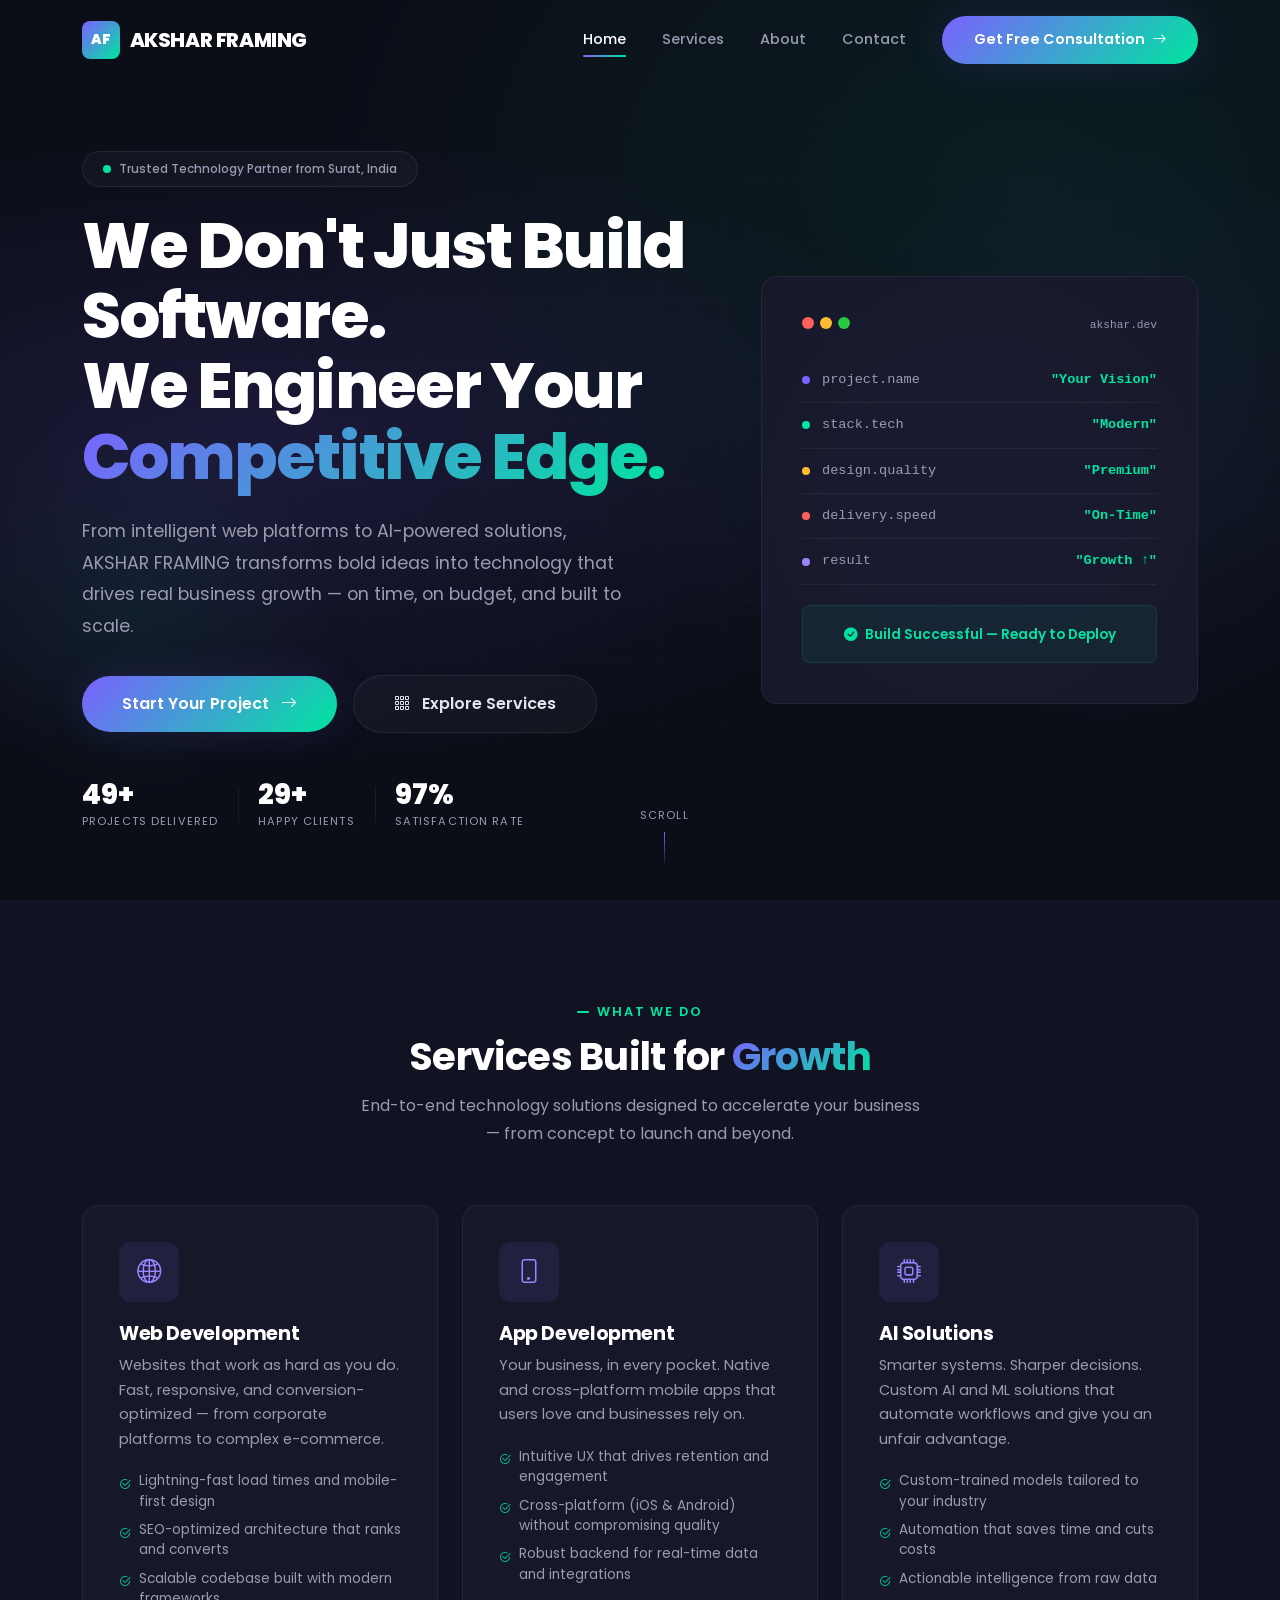
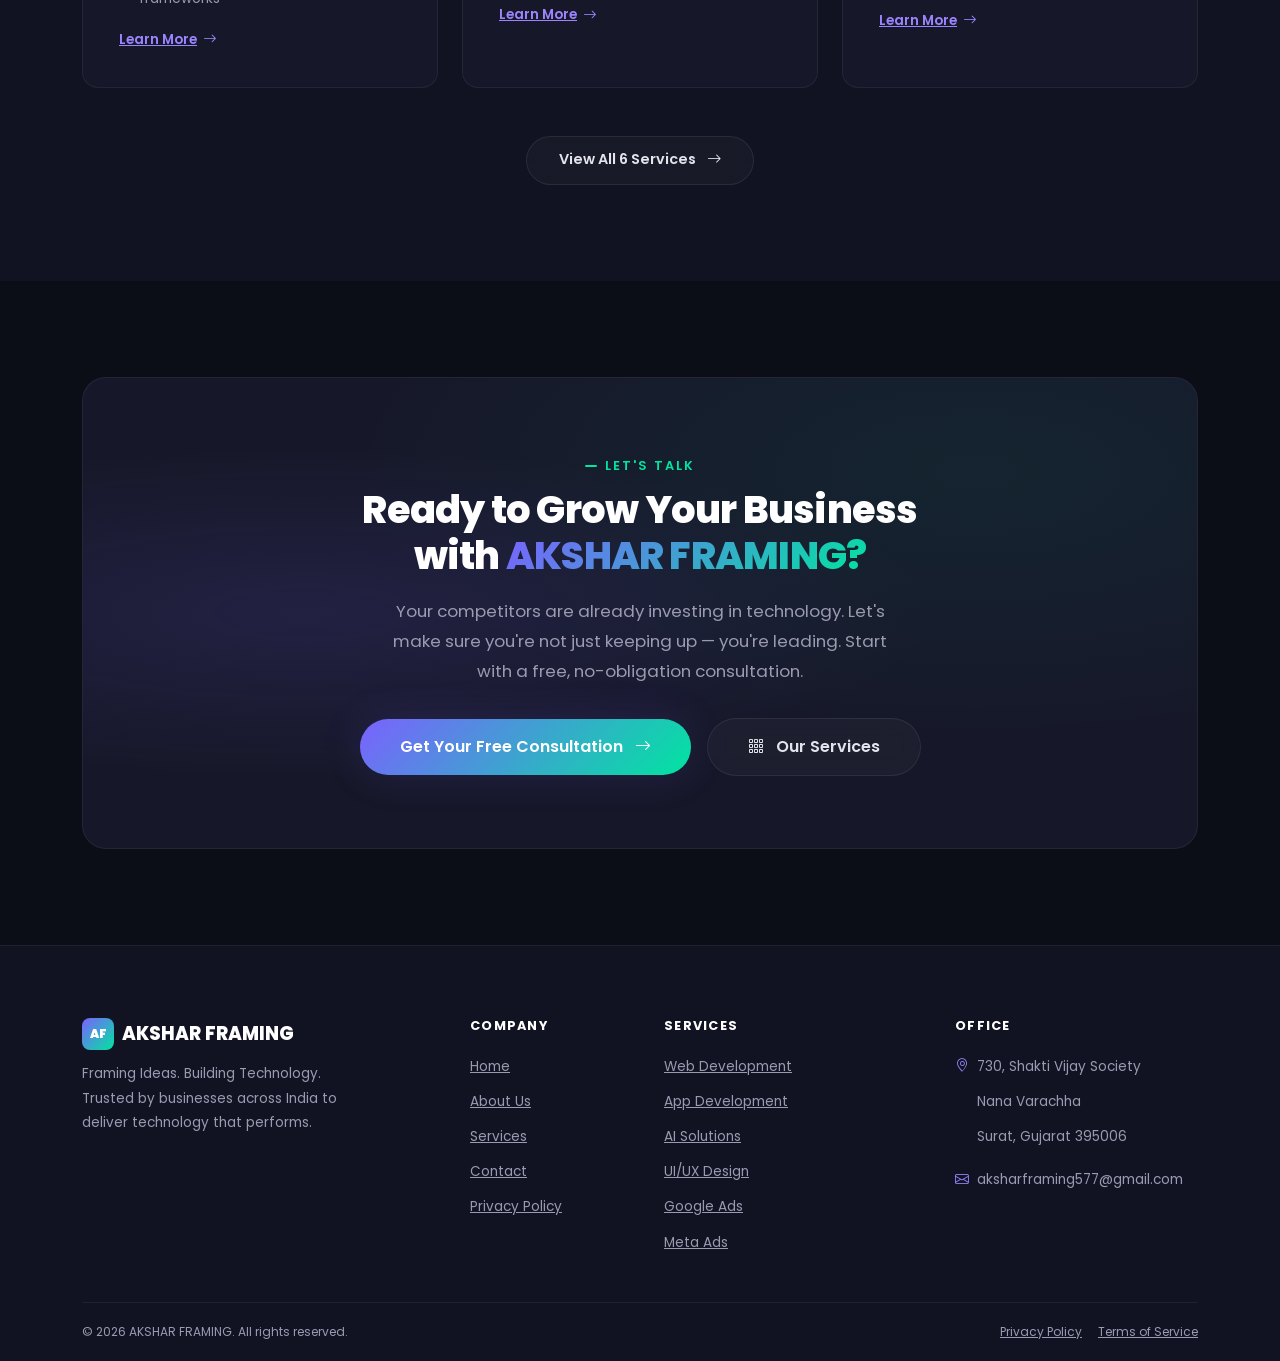
<file: index.html>
<!DOCTYPE html>
<html lang="en">
<head>
  <meta charset="UTF-8">
  <meta name="viewport" content="width=device-width, initial-scale=1.0">
  <meta name="description" content="AKSHAR FRAMING — Framing Ideas. Building Technology. We deliver cutting-edge Web Development, App Development, AI Solutions, UI/UX Design, and Performance Marketing from Surat, Gujarat.">
  <meta name="keywords" content="AKSHAR FRAMING, web development, app development, AI solutions, UI/UX design, Google Ads, Meta Ads, Surat, Gujarat, IT company">
  <meta name="author" content="AKSHAR FRAMING">
  <meta name="robots" content="index, follow">

  <!-- Open Graph -->
  <meta property="og:title" content="AKSHAR FRAMING — Framing Ideas. Building Technology.">
  <meta property="og:description" content="We engineer your competitive edge with Web Development, App Development, AI Solutions, UI/UX Design, and Performance Marketing.">
  <meta property="og:type" content="website">

  <!-- Favicon -->
  <link rel="icon" type="image/svg+xml" href="data:image/svg+xml,<svg xmlns='http://www.w3.org/2000/svg' viewBox='0 0 100 100'><rect rx='20' width='100' height='100' fill='%237B61FF'/><text x='50' y='68' font-size='55' font-weight='900' fill='white' text-anchor='middle' font-family='sans-serif'>AF</text></svg>">

  <title>AKSHAR FRAMING — Framing Ideas. Building Technology.</title>

  <!-- Bootstrap 5 CSS -->
  <link href="https://cdn.jsdelivr.net/npm/bootstrap@5.3.3/dist/css/bootstrap.min.css" rel="stylesheet">

  <!-- Bootstrap Icons -->
  <link href="https://cdn.jsdelivr.net/npm/bootstrap-icons@1.11.3/font/bootstrap-icons.min.css" rel="stylesheet">

  <!-- Google Font: Poppins -->
  <link href="https://fonts.googleapis.com/css2?family=Poppins:wght@300;400;500;600;700;800;900&display=swap" rel="stylesheet">

  <style>
    /* ============================================
       AKSHAR FRAMING — Custom Styles (Bootstrap 5)
       ============================================ */

    /* ---------- Design Tokens ---------- */
    :root {
      --af-primary:        #7B61FF;
      --af-primary-light:  #9B85FF;
      --af-primary-dark:   #5A3FE6;
      --af-accent:         #00E5A0;
      --af-accent-dark:    #00C98A;
      --af-bg:             #0B0D17;
      --af-bg-light:       #111322;
      --af-surface:        #161829;
      --af-surface-hover:  #1E2038;
      --af-border:         rgba(255, 255, 255, 0.06);
      --af-glass:          rgba(255, 255, 255, 0.03);
      --af-glass-border:   rgba(255, 255, 255, 0.08);
      --af-text:           #E4E4ED;
      --af-text-muted:     #9A9AB0;
      --af-text-heading:   #FFFFFF;
      --af-gradient:       linear-gradient(135deg, var(--af-primary), var(--af-accent));
      --af-shadow-glow:    0 0 40px rgba(123, 97, 255, 0.15);
      --af-radius:         0.75rem;
      --af-radius-lg:      1rem;
      --af-transition:     300ms ease;
    }

    /* ---------- Reset & Base ---------- */
    * { -webkit-font-smoothing: antialiased; -moz-osx-font-smoothing: grayscale; }

    ::selection { background: var(--af-primary); color: #fff; }

    html { scroll-behavior: smooth; scroll-padding-top: 80px; }

    body {
      font-family: 'Poppins', sans-serif;
      background-color: var(--af-bg);
      color: var(--af-text);
      overflow-x: hidden;
    }

    h1, h2, h3, h4, h5, h6 {
      color: var(--af-text-heading);
      font-weight: 700;
      letter-spacing: -0.02em;
    }

    a { transition: color var(--af-transition); }

    img { max-width: 100%; }

    /* ---------- Utility: Gradient Text ---------- */
    .text-gradient {
      background: var(--af-gradient);
      -webkit-background-clip: text;
      -webkit-text-fill-color: transparent;
      background-clip: text;
    }

    /* ---------- Section Label ---------- */
    .section-label {
      display: inline-flex;
      align-items: center;
      gap: 0.5rem;
      font-size: 0.8rem;
      font-weight: 600;
      text-transform: uppercase;
      letter-spacing: 0.15em;
      color: var(--af-accent);
      margin-bottom: 0.75rem;
    }

    .section-label::before {
      content: '';
      width: 12px;
      height: 2px;
      background: var(--af-accent);
      border-radius: 999px;
    }


    /* ============================================
       NAVBAR
       ============================================ */
    .navbar {
      background: transparent;
      transition: all var(--af-transition);
      padding-block: 1rem;
    }

    .navbar.scrolled {
      background: rgba(11, 13, 23, 0.88) !important;
      backdrop-filter: blur(20px) saturate(180%);
      -webkit-backdrop-filter: blur(20px) saturate(180%);
      border-bottom: 1px solid var(--af-border);
      padding-block: 0.6rem;
      box-shadow: 0 4px 30px rgba(0, 0, 0, 0.3);
    }

    .navbar-brand {
      display: flex;
      align-items: center;
      gap: 0.6rem;
      font-weight: 800;
      font-size: 1.25rem;
      color: var(--af-text-heading) !important;
      letter-spacing: -0.02em;
    }

    .navbar-brand__icon {
      width: 38px;
      height: 38px;
      background: var(--af-gradient);
      border-radius: 0.5rem;
      display: flex;
      align-items: center;
      justify-content: center;
      font-weight: 900;
      font-size: 0.85rem;
      color: #fff;
    }

    .navbar-dark .navbar-nav .nav-link {
      color: var(--af-text-muted);
      font-size: 0.9rem;
      font-weight: 500;
      padding: 0.5rem 1rem;
      position: relative;
      transition: color var(--af-transition);
    }

    .navbar-dark .navbar-nav .nav-link::after {
      content: '';
      position: absolute;
      bottom: 2px;
      left: 1rem;
      right: 1rem;
      height: 2px;
      background: var(--af-gradient);
      border-radius: 999px;
      transform: scaleX(0);
      transition: transform var(--af-transition);
    }

    .navbar-dark .navbar-nav .nav-link:hover,
    .navbar-dark .navbar-nav .nav-link.active {
      color: var(--af-text-heading);
    }

    .navbar-dark .navbar-nav .nav-link:hover::after,
    .navbar-dark .navbar-nav .nav-link.active::after {
      transform: scaleX(1);
    }

    .navbar-toggler {
      border: 1px solid var(--af-glass-border);
      padding: 0.4rem 0.6rem;
    }

    .navbar-toggler:focus { box-shadow: 0 0 0 3px rgba(123, 97, 255, 0.2); }
    .navbar-toggler-icon { filter: invert(1); }

    .navbar .offcanvas {
      background: var(--af-surface);
      border-left: 1px solid var(--af-border);
    }

    .navbar .offcanvas .offcanvas-header { border-bottom: 1px solid var(--af-border); }
    .navbar .offcanvas .btn-close { filter: invert(1); }


    /* ============================================
       BUTTONS (Custom)
       ============================================ */
    .btn-af-primary {
      background: var(--af-gradient);
      color: #fff;
      border: none;
      border-radius: 999px;
      padding: 0.8rem 2rem;
      font-weight: 600;
      font-size: 0.9rem;
      box-shadow: var(--af-shadow-glow);
      transition: all var(--af-transition);
      position: relative;
      overflow: hidden;
    }

    .btn-af-primary::before {
      content: '';
      position: absolute;
      inset: 0;
      background: linear-gradient(135deg, rgba(255,255,255,0.15), transparent);
      opacity: 0;
      transition: opacity var(--af-transition);
    }

    .btn-af-primary:hover {
      transform: translateY(-3px);
      box-shadow: 0 0 60px rgba(123, 97, 255, 0.35);
      color: #fff;
    }

    .btn-af-primary:hover::before { opacity: 1; }
    .btn-af-primary:active { transform: translateY(-1px); }

    .btn-af-outline {
      background: var(--af-glass);
      color: var(--af-text);
      border: 1.5px solid var(--af-glass-border);
      border-radius: 999px;
      padding: 0.8rem 2rem;
      font-weight: 600;
      font-size: 0.9rem;
      backdrop-filter: blur(10px);
      transition: all var(--af-transition);
    }

    .btn-af-outline:hover {
      border-color: var(--af-primary-light);
      color: var(--af-primary-light);
      background: rgba(123, 97, 255, 0.08);
      transform: translateY(-3px);
    }

    .btn-af-lg { padding: 1rem 2.5rem; font-size: 1rem; }


    /* ============================================
       HERO SECTION
       ============================================ */
    .hero {
      min-height: 100vh;
      display: flex;
      align-items: center;
      position: relative;
      overflow: hidden;
      padding-top: 80px;
    }

    /* Ambient background effects */
    .hero__bg {
      position: absolute;
      inset: 0;
      z-index: 0;
      background:
        radial-gradient(ellipse at 20% 50%, rgba(123, 97, 255, 0.15) 0%, transparent 50%),
        radial-gradient(ellipse at 80% 20%, rgba(0, 229, 160, 0.08) 0%, transparent 50%);
    }

    .hero__bg::after {
      content: '';
      position: absolute;
      top: 15%;
      right: -10%;
      width: 600px;
      height: 600px;
      background: radial-gradient(circle, rgba(123, 97, 255, 0.08) 0%, transparent 70%);
      border-radius: 50%;
      animation: heroFloat 8s ease-in-out infinite;
    }

    .hero__bg::before {
      content: '';
      position: absolute;
      bottom: 10%;
      left: -5%;
      width: 400px;
      height: 400px;
      background: radial-gradient(circle, rgba(0, 229, 160, 0.06) 0%, transparent 70%);
      border-radius: 50%;
      animation: heroFloat 10s ease-in-out infinite reverse;
    }

    /* Subtle grid pattern */
    .hero__grid {
      position: absolute;
      inset: 0;
      background-image:
        linear-gradient(rgba(255,255,255,0.015) 1px, transparent 1px),
        linear-gradient(90deg, rgba(255,255,255,0.015) 1px, transparent 1px);
      background-size: 60px 60px;
      mask-image: radial-gradient(ellipse at center, black 30%, transparent 70%);
      -webkit-mask-image: radial-gradient(ellipse at center, black 30%, transparent 70%);
    }

    .hero__content { position: relative; z-index: 2; }

    .hero__badge {
      display: inline-flex;
      align-items: center;
      gap: 0.5rem;
      background: var(--af-glass);
      border: 1px solid var(--af-glass-border);
      backdrop-filter: blur(10px);
      padding: 0.5rem 1.25rem;
      border-radius: 999px;
      font-size: 0.75rem;
      font-weight: 500;
      color: var(--af-text-muted);
      margin-bottom: 1.5rem;
      animation: fadeInUp 0.6s ease both;
    }

    .hero__badge .pulse-dot {
      width: 8px;
      height: 8px;
      background: var(--af-accent);
      border-radius: 50%;
      animation: pulseDot 2s ease-in-out infinite;
    }

    .hero__title {
      font-size: clamp(2.4rem, 5vw, 4rem);
      font-weight: 800;
      line-height: 1.1;
      letter-spacing: -0.03em;
      margin-bottom: 1.5rem;
      animation: fadeInUp 0.6s ease 0.1s both;
    }

    .hero__subtitle {
      font-size: 1.1rem;
      color: var(--af-text-muted);
      line-height: 1.8;
      max-width: 540px;
      margin-bottom: 2rem;
      animation: fadeInUp 0.6s ease 0.2s both;
    }

    .hero__actions {
      display: flex;
      align-items: center;
      gap: 1rem;
      flex-wrap: wrap;
      animation: fadeInUp 0.6s ease 0.3s both;
    }

    /* Hero visual (right side) */
    .hero__visual {
      position: relative;
      z-index: 2;
      animation: fadeInUp 0.8s ease 0.4s both;
    }

    .hero__visual-card {
      background: var(--af-surface);
      border: 1px solid var(--af-border);
      border-radius: var(--af-radius-lg);
      padding: 2.5rem;
      position: relative;
      overflow: hidden;
    }

    .hero__visual-card::before {
      content: '';
      position: absolute;
      top: -50%;
      right: -50%;
      width: 200%;
      height: 200%;
      background: radial-gradient(circle, rgba(123, 97, 255, 0.04) 0%, transparent 60%);
    }

    .hero__code-line {
      display: flex;
      align-items: center;
      gap: 0.75rem;
      padding: 0.75rem 0;
      font-size: 0.85rem;
      font-family: 'Courier New', monospace;
      border-bottom: 1px solid var(--af-border);
      position: relative;
      z-index: 1;
    }

    .hero__code-line:last-child { border-bottom: none; }

    .hero__code-dot {
      width: 8px;
      height: 8px;
      border-radius: 50%;
      flex-shrink: 0;
    }

    .hero__code-text { color: var(--af-text-muted); }
    .hero__code-value { color: var(--af-accent); font-weight: 600; margin-left: auto; }

    .hero__stats-row {
      display: flex;
      gap: 2.5rem;
      margin-top: 3rem;
      animation: fadeInUp 0.6s ease 0.4s both;
    }

    .hero__stat-item { position: relative; }

    .hero__stat-item + .hero__stat-item::before {
      content: '';
      position: absolute;
      left: -1.25rem;
      top: 50%;
      transform: translateY(-50%);
      width: 1px;
      height: 36px;
      background: var(--af-border);
    }

    .hero__stat-number {
      font-size: 1.75rem;
      font-weight: 800;
      color: var(--af-text-heading);
      line-height: 1;
    }

    .hero__stat-label {
      font-size: 0.7rem;
      color: var(--af-text-muted);
      text-transform: uppercase;
      letter-spacing: 0.1em;
      margin-top: 0.25rem;
    }

    /* Scroll indicator */
    .hero__scroll {
      position: absolute;
      bottom: 2rem;
      left: 50%;
      transform: translateX(-50%);
      display: flex;
      flex-direction: column;
      align-items: center;
      gap: 0.5rem;
      color: var(--af-text-muted);
      font-size: 0.7rem;
      letter-spacing: 0.1em;
      text-transform: uppercase;
      z-index: 2;
      animation: fadeInUp 0.6s ease 0.6s both;
    }

    .hero__scroll-bar {
      width: 1px;
      height: 36px;
      background: linear-gradient(to bottom, var(--af-primary), transparent);
      animation: scrollPulse 2s ease-in-out infinite;
    }


    /* ============================================
       SERVICES SECTION
       ============================================ */
    .services-section {
      background: var(--af-bg-light);
      padding-block: 6rem;
      position: relative;
    }

    .service-card {
      background: var(--af-surface);
      border: 1px solid var(--af-border);
      border-radius: var(--af-radius-lg);
      padding: 2.25rem;
      height: 100%;
      transition: all var(--af-transition);
      position: relative;
      overflow: hidden;
    }

    .service-card::before {
      content: '';
      position: absolute;
      top: 0;
      left: 0;
      right: 0;
      height: 3px;
      background: var(--af-gradient);
      transform: scaleX(0);
      transform-origin: left;
      transition: transform var(--af-transition);
    }

    .service-card:hover {
      transform: translateY(-8px);
      border-color: rgba(123, 97, 255, 0.2);
      box-shadow: var(--af-shadow-glow);
      background: var(--af-surface-hover);
    }

    .service-card:hover::before { transform: scaleX(1); }

    .service-card__icon {
      width: 60px;
      height: 60px;
      background: rgba(123, 97, 255, 0.1);
      border-radius: var(--af-radius);
      display: flex;
      align-items: center;
      justify-content: center;
      font-size: 1.5rem;
      color: var(--af-primary-light);
      margin-bottom: 1.25rem;
      transition: all var(--af-transition);
    }

    .service-card:hover .service-card__icon {
      background: rgba(123, 97, 255, 0.18);
      transform: scale(1.08);
    }

    .service-card__title {
      font-size: 1.2rem;
      font-weight: 700;
      margin-bottom: 0.5rem;
    }

    .service-card__desc {
      font-size: 0.9rem;
      color: var(--af-text-muted);
      line-height: 1.7;
      margin-bottom: 1.25rem;
    }

    .service-card__benefits {
      display: flex;
      flex-direction: column;
      gap: 0.5rem;
    }

    .service-card__benefit {
      display: flex;
      align-items: flex-start;
      gap: 0.5rem;
      font-size: 0.85rem;
      color: var(--af-text-muted);
    }

    .service-card__benefit .bi {
      color: var(--af-accent);
      font-size: 0.75rem;
      margin-top: 4px;
      flex-shrink: 0;
    }

    .service-card__link {
      display: inline-flex;
      align-items: center;
      gap: 0.4rem;
      margin-top: 1.25rem;
      font-size: 0.85rem;
      font-weight: 600;
      color: var(--af-primary-light);
      transition: all 200ms ease;
    }

    .service-card__link:hover {
      color: var(--af-accent);
      gap: 0.7rem;
    }

    /* Show all 6 services link */
    .services-more {
      margin-top: 3rem;
    }


    /* ============================================
       CTA SECTION
       ============================================ */
    .cta-section {
      padding-block: 6rem;
      position: relative;
    }

    .cta-card {
      background: var(--af-surface);
      border: 1px solid var(--af-border);
      border-radius: 1.5rem;
      padding: 4.5rem 3rem;
      text-align: center;
      position: relative;
      overflow: hidden;
    }

    .cta-card::before {
      content: '';
      position: absolute;
      inset: 0;
      background:
        radial-gradient(ellipse at 20% 50%, rgba(123, 97, 255, 0.12) 0%, transparent 50%),
        radial-gradient(ellipse at 80% 20%, rgba(0, 229, 160, 0.06) 0%, transparent 50%);
    }

    .cta-card__content { position: relative; z-index: 1; }

    .cta-card__title {
      font-size: clamp(1.6rem, 3vw, 2.5rem);
      font-weight: 800;
      margin-bottom: 1rem;
    }

    .cta-card__text {
      font-size: 1.05rem;
      color: var(--af-text-muted);
      max-width: 520px;
      margin-inline: auto;
      margin-bottom: 2rem;
      line-height: 1.8;
    }

    .cta-card__actions {
      display: flex;
      align-items: center;
      justify-content: center;
      gap: 1rem;
      flex-wrap: wrap;
    }


    /* ============================================
       FOOTER
       ============================================ */
    .footer {
      background: var(--af-bg-light);
      border-top: 1px solid var(--af-border);
      padding-top: 4.5rem;
    }

    .footer__brand-name {
      display: flex;
      align-items: center;
      gap: 0.5rem;
      font-size: 1.15rem;
      font-weight: 800;
      color: var(--af-text-heading);
      margin-bottom: 0.75rem;
    }

    .footer__desc {
      font-size: 0.85rem;
      color: var(--af-text-muted);
      line-height: 1.8;
      max-width: 280px;
      margin-bottom: 1.25rem;
    }

    .footer__social {
      display: flex;
      gap: 0.5rem;
    }

    .footer__social-link {
      width: 40px;
      height: 40px;
      border: 1px solid var(--af-border);
      border-radius: 0.5rem;
      display: flex;
      align-items: center;
      justify-content: center;
      color: var(--af-text-muted);
      font-size: 1rem;
      transition: all 200ms ease;
    }

    .footer__social-link:hover {
      border-color: var(--af-primary);
      color: var(--af-primary-light);
      background: rgba(123, 97, 255, 0.08);
    }

    .footer__title {
      font-size: 0.8rem;
      font-weight: 700;
      color: var(--af-text-heading);
      text-transform: uppercase;
      letter-spacing: 0.1em;
      margin-bottom: 1.25rem;
    }

    .footer__links {
      list-style: none;
      padding: 0;
      margin: 0;
      display: flex;
      flex-direction: column;
      gap: 0.7rem;
    }

    .footer__links li a,
    .footer__links li span {
      font-size: 0.85rem;
      color: var(--af-text-muted);
      transition: all 200ms ease;
    }

    .footer__links li a:hover {
      color: var(--af-text-heading);
      padding-left: 4px;
    }

    .footer__bottom {
      border-top: 1px solid var(--af-border);
      padding: 1.25rem 0;
      margin-top: 3rem;
    }

    .footer__copyright {
      font-size: 0.75rem;
      color: var(--af-text-muted);
    }

    .footer__bottom-link {
      font-size: 0.75rem;
      color: var(--af-text-muted);
      transition: color 200ms ease;
    }

    .footer__bottom-link:hover { color: var(--af-text); }


    /* ============================================
       BACK TO TOP
       ============================================ */
    .back-to-top {
      position: fixed;
      bottom: 1.5rem;
      right: 1.5rem;
      width: 44px;
      height: 44px;
      background: var(--af-surface);
      border: 1px solid var(--af-border);
      border-radius: 0.5rem;
      display: flex;
      align-items: center;
      justify-content: center;
      color: var(--af-text);
      font-size: 1.1rem;
      z-index: 900;
      opacity: 0;
      visibility: hidden;
      transform: translateY(10px);
      transition: all var(--af-transition);
      cursor: pointer;
    }

    .back-to-top.visible {
      opacity: 1;
      visibility: visible;
      transform: translateY(0);
    }

    .back-to-top:hover {
      background: var(--af-primary);
      border-color: var(--af-primary);
      color: #fff;
    }


    /* ============================================
       SCROLL REVEAL ANIMATIONS
       ============================================ */
    .reveal {
      opacity: 0;
      transform: translateY(30px);
      transition: all 0.7s cubic-bezier(0.16, 1, 0.3, 1);
    }

    .reveal.visible {
      opacity: 1;
      transform: translateY(0);
    }

    .stagger-reveal > * {
      opacity: 0;
      transform: translateY(24px);
      transition: all 0.6s cubic-bezier(0.16, 1, 0.3, 1);
    }

    .stagger-reveal.visible > *:nth-child(1) { transition-delay: 0ms; }
    .stagger-reveal.visible > *:nth-child(2) { transition-delay: 120ms; }
    .stagger-reveal.visible > *:nth-child(3) { transition-delay: 240ms; }

    .stagger-reveal.visible > * {
      opacity: 1;
      transform: translateY(0);
    }


    /* ============================================
       KEYFRAME ANIMATIONS
       ============================================ */
    @keyframes fadeInUp {
      from { opacity: 0; transform: translateY(28px); }
      to   { opacity: 1; transform: translateY(0); }
    }

    @keyframes heroFloat {
      0%, 100% { transform: translate(0, 0); }
      50%      { transform: translate(20px, -20px); }
    }

    @keyframes pulseDot {
      0%, 100% { opacity: 1; transform: scale(1); }
      50%      { opacity: 0.4; transform: scale(0.7); }
    }

    @keyframes scrollPulse {
      0%   { transform: scaleY(0); transform-origin: top; }
      50%  { transform: scaleY(1); transform-origin: top; }
      51%  { transform: scaleY(1); transform-origin: bottom; }
      100% { transform: scaleY(0); transform-origin: bottom; }
    }

    @keyframes typing {
      from { width: 0; }
      to   { width: 100%; }
    }


    /* ============================================
       GLOBAL OVERFLOW FIX
       ============================================ */
    html, body { overflow-x: hidden; max-width: 100vw; }

    /* ============================================
       RESPONSIVE — TABLET (≤992px)
       ============================================ */
    @media (max-width: 991.98px) {
      .hero { min-height: auto; padding-block: 8rem 4rem; }
      .hero__stats-row { gap: 1.5rem; }
      .hero__visual { margin-top: 3rem; }
      .cta-card { padding: 3rem 1.5rem; }
      .navbar .btn-af-primary { padding: 0.6rem 1.5rem; font-size: 0.85rem; }
      .services-section { padding-block: 4rem; }
    }

    /* ============================================
       RESPONSIVE — MOBILE (≤768px)
       ============================================ */
    @media (max-width: 767.98px) {
      .hero { padding-block: 7rem 3rem; }
      .hero__title { font-size: 1.85rem; line-height: 1.15; }
      .hero__subtitle { font-size: 0.95rem; }
      .hero__badge { font-size: 0.7rem; padding: 0.4rem 1rem; }
      .hero__stats-row { flex-wrap: wrap; gap: 1.25rem; }
      .hero__stat-item + .hero__stat-item::before { display: none; }
      .hero__stat-number { font-size: 1.5rem; }
      .hero__actions { flex-direction: column; align-items: stretch; width: 100%; }
      .hero__actions .btn-af-primary,
      .hero__actions .btn-af-outline { text-align: center; width: 100%; justify-content: center; }
      .hero__scroll { display: none; }
      .service-card { padding: 1.75rem; }
      .service-card__icon { width: 52px; height: 52px; font-size: 1.3rem; }
      .cta-card { padding: 2.5rem 1.25rem; }
      .cta-card__title { font-size: 1.4rem; }
      .cta-card__text { font-size: 0.95rem; }
      .cta-card__actions { flex-direction: column; }
      .cta-card__actions .btn-af-primary,
      .cta-card__actions .btn-af-outline { width: 100%; text-align: center; justify-content: center; }
      .footer { padding-top: 3rem; }
      .footer__bottom .d-flex { flex-direction: column; gap: 0.5rem; text-align: center; }
      .section-label { font-size: 0.7rem; }
      .navbar-brand { font-size: 1.05rem; }
      .navbar-brand__icon { width: 32px; height: 32px; font-size: 0.75rem; }
    }

    /* ============================================
       RESPONSIVE — EXTRA SMALL (≤480px)
       ============================================ */
    @media (max-width: 480px) {
      .hero { padding-block: 6.5rem 2.5rem; }
      .hero__title { font-size: 1.6rem; }
      .hero__subtitle { font-size: 0.88rem; }
      .hero__stats-row { gap: 1rem; }
      .hero__stat-number { font-size: 1.3rem; }
      .hero__stat-label { font-size: 0.6rem; }
      .btn-af-primary, .btn-af-outline { padding: 0.7rem 1.5rem; font-size: 0.85rem; }
      .btn-af-lg { padding: 0.85rem 2rem; font-size: 0.9rem; }
      .service-card { padding: 1.5rem; }
      .service-card__title { font-size: 1.1rem; }
      .service-card__desc { font-size: 0.85rem; }
      .service-card__benefit { font-size: 0.8rem; }
      .cta-card { padding: 2rem 1rem; border-radius: 1rem; }
      .cta-card__title { font-size: 1.25rem; }
      .footer__brand-name { font-size: 1rem; }
    }
  </style>
</head>
<body data-bs-spy="scroll" data-bs-target="#mainNav">

  <!-- ===== NAVBAR ===== -->
  <nav class="navbar navbar-dark navbar-expand-lg fixed-top" id="mainNav">
    <div class="container">
      <a class="navbar-brand" href="index.html">
        <span class="navbar-brand__icon">AF</span>
        AKSHAR FRAMING
      </a>

      <!-- Mobile Toggle -->
      <button class="navbar-toggler" type="button" data-bs-toggle="offcanvas" data-bs-target="#navbarOffcanvas" aria-controls="navbarOffcanvas" aria-label="Toggle navigation">
        <span class="navbar-toggler-icon"></span>
      </button>

      <!-- Offcanvas Mobile Menu -->
      <div class="offcanvas offcanvas-end" tabindex="-1" id="navbarOffcanvas">
        <div class="offcanvas-header">
          <h5 class="offcanvas-title" style="color: var(--af-text-heading); font-weight: 700;">
            <span class="navbar-brand__icon me-2" style="display:inline-flex;">AF</span>
            AKSHAR FRAMING
          </h5>
          <button type="button" class="btn-close" data-bs-dismiss="offcanvas" aria-label="Close"></button>
        </div>
        <div class="offcanvas-body">
          <ul class="navbar-nav ms-auto align-items-lg-center gap-lg-1">
            <li class="nav-item">
              <a class="nav-link active" href="#home">Home</a>
            </li>
            <li class="nav-item">
              <a class="nav-link" href="#services">Services</a>
            </li>
            <li class="nav-item">
              <a class="nav-link" href="about.html">About</a>
            </li>
            <li class="nav-item">
              <a class="nav-link" href="#contact">Contact</a>
            </li>
            <li class="nav-item ms-lg-3">
              <a class="btn btn-af-primary" href="contact.html">
                Get Free Consultation <i class="bi bi-arrow-right ms-1"></i>
              </a>
            </li>
          </ul>
        </div>
      </div>
    </div>
  </nav>


  <!-- ===== HERO SECTION ===== -->
  <section class="hero" id="home">
    <div class="hero__bg">
      <div class="hero__grid"></div>
    </div>

    <div class="container">
      <div class="row align-items-center g-5">
        <!-- Left: Content -->
        <div class="col-lg-7 hero__content">
          <div class="hero__badge">
            <span class="pulse-dot"></span>
            Trusted Technology Partner from Surat, India
          </div>

          <h1 class="hero__title">
            We Don't Just Build Software.<br>
            We Engineer Your <span class="text-gradient">Competitive Edge.</span>
          </h1>

          <p class="hero__subtitle">
            From intelligent web platforms to AI-powered solutions, AKSHAR FRAMING transforms bold ideas into technology that drives real business growth — on time, on budget, and built to scale.
          </p>

          <div class="hero__actions">
            <a href="contact.html" class="btn btn-af-primary btn-af-lg">
              Start Your Project <i class="bi bi-arrow-right ms-2"></i>
            </a>
            <a href="#services" class="btn btn-af-outline btn-af-lg">
              <i class="bi bi-grid-3x3-gap me-2"></i> Explore Services
            </a>
          </div>

          <div class="hero__stats-row">
            <div class="hero__stat-item">
              <div class="hero__stat-number" data-counter="50" data-suffix="+">0+</div>
              <div class="hero__stat-label">Projects Delivered</div>
            </div>
            <div class="hero__stat-item">
              <div class="hero__stat-number" data-counter="30" data-suffix="+">0+</div>
              <div class="hero__stat-label">Happy Clients</div>
            </div>
            <div class="hero__stat-item">
              <div class="hero__stat-number" data-counter="98" data-suffix="%">0%</div>
              <div class="hero__stat-label">Satisfaction Rate</div>
            </div>
          </div>
        </div>

        <!-- Right: Visual Card -->
        <div class="col-lg-5 hero__visual d-none d-lg-block">
          <div class="hero__visual-card">
            <div style="display:flex; gap:6px; margin-bottom:1.5rem;">
              <span style="width:12px;height:12px;border-radius:50%;background:#ff5f57;"></span>
              <span style="width:12px;height:12px;border-radius:50%;background:#febc2e;"></span>
              <span style="width:12px;height:12px;border-radius:50%;background:#28c840;"></span>
              <span style="margin-left:auto;font-size:0.7rem;color:var(--af-text-muted);font-family:monospace;">akshar.dev</span>
            </div>
            <div class="hero__code-line">
              <span class="hero__code-dot" style="background: var(--af-primary);"></span>
              <span class="hero__code-text">project.name</span>
              <span class="hero__code-value">"Your Vision"</span>
            </div>
            <div class="hero__code-line">
              <span class="hero__code-dot" style="background: var(--af-accent);"></span>
              <span class="hero__code-text">stack.tech</span>
              <span class="hero__code-value">"Modern"</span>
            </div>
            <div class="hero__code-line">
              <span class="hero__code-dot" style="background: #febc2e;"></span>
              <span class="hero__code-text">design.quality</span>
              <span class="hero__code-value">"Premium"</span>
            </div>
            <div class="hero__code-line">
              <span class="hero__code-dot" style="background: #ff5f57;"></span>
              <span class="hero__code-text">delivery.speed</span>
              <span class="hero__code-value">"On-Time"</span>
            </div>
            <div class="hero__code-line">
              <span class="hero__code-dot" style="background: var(--af-primary-light);"></span>
              <span class="hero__code-text">result</span>
              <span class="hero__code-value">"Growth ↑"</span>
            </div>
            <div style="margin-top:1.25rem; padding:1rem; background: rgba(0,229,160,0.06); border: 1px solid rgba(0,229,160,0.12); border-radius:0.5rem; text-align:center;">
              <span style="color: var(--af-accent); font-weight: 600; font-size: 0.85rem;">
                <i class="bi bi-check-circle-fill me-1"></i> Build Successful — Ready to Deploy
              </span>
            </div>
          </div>
        </div>
      </div>
    </div>

    <!-- Scroll indicator -->
    <div class="hero__scroll">
      <span>Scroll</span>
      <div class="hero__scroll-bar"></div>
    </div>
  </section>


  <!-- ===== SERVICES SECTION ===== -->
  <section class="services-section" id="services">
    <div class="container">
      <div class="text-center reveal" style="margin-bottom: 3.5rem;">
        <span class="section-label">What We Do</span>
        <h2 style="font-size: clamp(1.8rem, 3vw, 2.5rem); margin-bottom: 0.75rem;">
          Services Built for <span class="text-gradient">Growth</span>
        </h2>
        <p style="color: var(--af-text-muted); max-width: 560px; margin-inline: auto; font-size: 1rem; line-height: 1.8;">
          End-to-end technology solutions designed to accelerate your business — from concept to launch and beyond.
        </p>
      </div>

      <div class="row g-4 stagger-reveal">
        <!-- Card 1: Web Development -->
        <div class="col-lg-4 col-md-6">
          <div class="service-card">
            <div class="service-card__icon">
              <i class="bi bi-globe2"></i>
            </div>
            <h3 class="service-card__title">Web Development</h3>
            <p class="service-card__desc">Websites that work as hard as you do. Fast, responsive, and conversion-optimized — from corporate platforms to complex e-commerce.</p>
            <div class="service-card__benefits">
              <div class="service-card__benefit">
                <i class="bi bi-check2-circle"></i>
                <span>Lightning-fast load times and mobile-first design</span>
              </div>
              <div class="service-card__benefit">
                <i class="bi bi-check2-circle"></i>
                <span>SEO-optimized architecture that ranks and converts</span>
              </div>
              <div class="service-card__benefit">
                <i class="bi bi-check2-circle"></i>
                <span>Scalable codebase built with modern frameworks</span>
              </div>
            </div>
            <a href="services.html" class="service-card__link">
              Learn More <i class="bi bi-arrow-right"></i>
            </a>
          </div>
        </div>

        <!-- Card 2: App Development -->
        <div class="col-lg-4 col-md-6">
          <div class="service-card">
            <div class="service-card__icon">
              <i class="bi bi-phone"></i>
            </div>
            <h3 class="service-card__title">App Development</h3>
            <p class="service-card__desc">Your business, in every pocket. Native and cross-platform mobile apps that users love and businesses rely on.</p>
            <div class="service-card__benefits">
              <div class="service-card__benefit">
                <i class="bi bi-check2-circle"></i>
                <span>Intuitive UX that drives retention and engagement</span>
              </div>
              <div class="service-card__benefit">
                <i class="bi bi-check2-circle"></i>
                <span>Cross-platform (iOS & Android) without compromising quality</span>
              </div>
              <div class="service-card__benefit">
                <i class="bi bi-check2-circle"></i>
                <span>Robust backend for real-time data and integrations</span>
              </div>
            </div>
            <a href="services.html" class="service-card__link">
              Learn More <i class="bi bi-arrow-right"></i>
            </a>
          </div>
        </div>

        <!-- Card 3: AI Solutions -->
        <div class="col-lg-4 col-md-6">
          <div class="service-card">
            <div class="service-card__icon">
              <i class="bi bi-cpu"></i>
            </div>
            <h3 class="service-card__title">AI Solutions</h3>
            <p class="service-card__desc">Smarter systems. Sharper decisions. Custom AI and ML solutions that automate workflows and give you an unfair advantage.</p>
            <div class="service-card__benefits">
              <div class="service-card__benefit">
                <i class="bi bi-check2-circle"></i>
                <span>Custom-trained models tailored to your industry</span>
              </div>
              <div class="service-card__benefit">
                <i class="bi bi-check2-circle"></i>
                <span>Automation that saves time and cuts costs</span>
              </div>
              <div class="service-card__benefit">
                <i class="bi bi-check2-circle"></i>
                <span>Actionable intelligence from raw data</span>
              </div>
            </div>
            <a href="services.html" class="service-card__link">
              Learn More <i class="bi bi-arrow-right"></i>
            </a>
          </div>
        </div>
      </div>

      <!-- View All Services -->
      <div class="text-center services-more reveal">
        <a href="services.html" class="btn btn-af-outline">
          View All 6 Services <i class="bi bi-arrow-right ms-2"></i>
        </a>
      </div>
    </div>
  </section>


  <!-- ===== CTA SECTION ===== -->
  <section class="cta-section" id="contact">
    <div class="container">
      <div class="cta-card reveal">
        <div class="cta-card__content">
          <span class="section-label" style="justify-content: center;">Let's Talk</span>
          <h2 class="cta-card__title">
            Ready to Grow Your Business<br>with <span class="text-gradient">AKSHAR FRAMING?</span>
          </h2>
          <p class="cta-card__text">
            Your competitors are already investing in technology. Let's make sure you're not just keeping up — you're leading. Start with a free, no-obligation consultation.
          </p>
          <div class="cta-card__actions">
            <a href="contact.html" class="btn btn-af-primary btn-af-lg">
              Get Your Free Consultation <i class="bi bi-arrow-right ms-2"></i>
            </a>
            <a href="services.html" class="btn btn-af-outline btn-af-lg">
              <i class="bi bi-grid-3x3-gap me-2"></i> Our Services
            </a>
          </div>
        </div>
      </div>
    </div>
  </section>


  <!-- ===== FOOTER ===== -->
  <footer class="footer">
    <div class="container">
      <div class="row g-4 g-lg-5">
        <!-- Brand -->
        <div class="col-lg-4 col-md-6">
          <div class="footer__brand-name">
            <span class="navbar-brand__icon" style="width:32px;height:32px;font-size:0.75rem;">AF</span>
            AKSHAR FRAMING
          </div>
          <p class="footer__desc">Framing Ideas. Building Technology. Trusted by businesses across India to deliver technology that performs.</p>

        </div>

        <!-- Quick Links -->
        <div class="col-lg-2 col-md-6 col-6">
          <h5 class="footer__title">Company</h5>
          <ul class="footer__links">
            <li><a href="index.html">Home</a></li>
            <li><a href="about.html">About Us</a></li>
            <li><a href="services.html">Services</a></li>
            <li><a href="contact.html">Contact</a></li>
            <li><a href="privacy.html">Privacy Policy</a></li>
          </ul>
        </div>

        <!-- Services -->
        <div class="col-lg-3 col-md-6 col-6">
          <h5 class="footer__title">Services</h5>
          <ul class="footer__links">
            <li><a href="services.html">Web Development</a></li>
            <li><a href="services.html">App Development</a></li>
            <li><a href="services.html">AI Solutions</a></li>
            <li><a href="services.html">UI/UX Design</a></li>
            <li><a href="services.html">Google Ads</a></li>
            <li><a href="services.html">Meta Ads</a></li>
          </ul>
        </div>

        <!-- Contact Info -->
        <div class="col-lg-3 col-md-6">
          <h5 class="footer__title">Office</h5>
          <ul class="footer__links">
            <li>
              <span><i class="bi bi-geo-alt me-2" style="color: var(--af-primary-light);"></i>730, Shakti Vijay Society</span>
            </li>
            <li><span style="padding-left: 1.4rem;">Nana Varachha</span></li>
            <li><span style="padding-left: 1.4rem;">Surat, Gujarat 395006</span></li>
            <li style="margin-top: 0.5rem;">
              <span><i class="bi bi-envelope me-2" style="color: var(--af-primary-light);"></i>aksharframing577@gmail.com</span>
            </li>
          </ul>
        </div>
      </div>

      <!-- Bottom Bar -->
      <div class="footer__bottom">
        <div class="d-flex flex-wrap justify-content-between align-items-center gap-2">
          <p class="footer__copyright mb-0">© 2026 AKSHAR FRAMING. All rights reserved.</p>
          <div class="d-flex gap-3">
            <a href="privacy.html" class="footer__bottom-link">Privacy Policy</a>
            <a href="#" class="footer__bottom-link">Terms of Service</a>
          </div>
        </div>
      </div>
    </div>
  </footer>


  <!-- ===== Back to Top ===== -->
  <button class="back-to-top" id="backToTop" aria-label="Back to top">
    <i class="bi bi-chevron-up"></i>
  </button>


  <!-- ===== Bootstrap 5 JS Bundle ===== -->
  <script src="https://cdn.jsdelivr.net/npm/bootstrap@5.3.3/dist/js/bootstrap.bundle.min.js"></script>

  <!-- ===== Custom JavaScript ===== -->
  <script>
    document.addEventListener('DOMContentLoaded', () => {

      /* --- Navbar scroll effect --- */
      const navbar = document.getElementById('mainNav');
      const handleScroll = () => {
        navbar.classList.toggle('scrolled', window.scrollY > 60);
      };
      window.addEventListener('scroll', handleScroll, { passive: true });
      handleScroll();


      /* --- Close offcanvas on link click --- */
      const offcanvasEl = document.getElementById('navbarOffcanvas');
      const bsOffcanvas = offcanvasEl ? bootstrap.Offcanvas.getOrCreateInstance(offcanvasEl) : null;
      document.querySelectorAll('#navbarOffcanvas .nav-link').forEach(link => {
        link.addEventListener('click', () => {
          if (bsOffcanvas && window.innerWidth < 992) bsOffcanvas.hide();
        });
      });


      /* --- Active nav link on scroll --- */
      const sections = document.querySelectorAll('section[id]');
      const navLinks = document.querySelectorAll('#mainNav .nav-link');

      const navObserver = new IntersectionObserver(entries => {
        entries.forEach(entry => {
          if (entry.isIntersecting) {
            const id = entry.target.id;
            navLinks.forEach(link => {
              link.classList.toggle('active', link.getAttribute('href') === `#${id}`);
            });
          }
        });
      }, { threshold: 0.3, rootMargin: '-80px 0px 0px 0px' });

      sections.forEach(s => navObserver.observe(s));


      /* --- Scroll reveal animations --- */
      const revealEls = document.querySelectorAll('.reveal, .stagger-reveal');
      const revealObserver = new IntersectionObserver(entries => {
        entries.forEach(entry => {
          if (entry.isIntersecting) {
            entry.target.classList.add('visible');
            revealObserver.unobserve(entry.target);
          }
        });
      }, { threshold: 0.1, rootMargin: '0px 0px -40px 0px' });

      revealEls.forEach(el => revealObserver.observe(el));


      /* --- Counter animation --- */
      const counters = document.querySelectorAll('[data-counter]');
      const counterObserver = new IntersectionObserver(entries => {
        entries.forEach(entry => {
          if (entry.isIntersecting) {
            animateCounter(entry.target);
            counterObserver.unobserve(entry.target);
          }
        });
      }, { threshold: 0.5 });

      counters.forEach(c => counterObserver.observe(c));

      function animateCounter(el) {
        const target = parseInt(el.dataset.counter);
        const suffix = el.dataset.suffix || '';
        const duration = 2000;
        const start = performance.now();

        function tick(now) {
          const progress = Math.min((now - start) / duration, 1);
          const eased = 1 - Math.pow(1 - progress, 3);
          el.textContent = Math.floor(eased * target) + suffix;
          if (progress < 1) requestAnimationFrame(tick);
          else el.textContent = target + suffix;
        }

        requestAnimationFrame(tick);
      }


      /* --- Back to top --- */
      const backBtn = document.getElementById('backToTop');
      window.addEventListener('scroll', () => {
        backBtn.classList.toggle('visible', window.scrollY > 400);
      }, { passive: true });

      backBtn.addEventListener('click', () => {
        window.scrollTo({ top: 0, behavior: 'smooth' });
      });

    });
  </script>

</body>
</html>
</file>
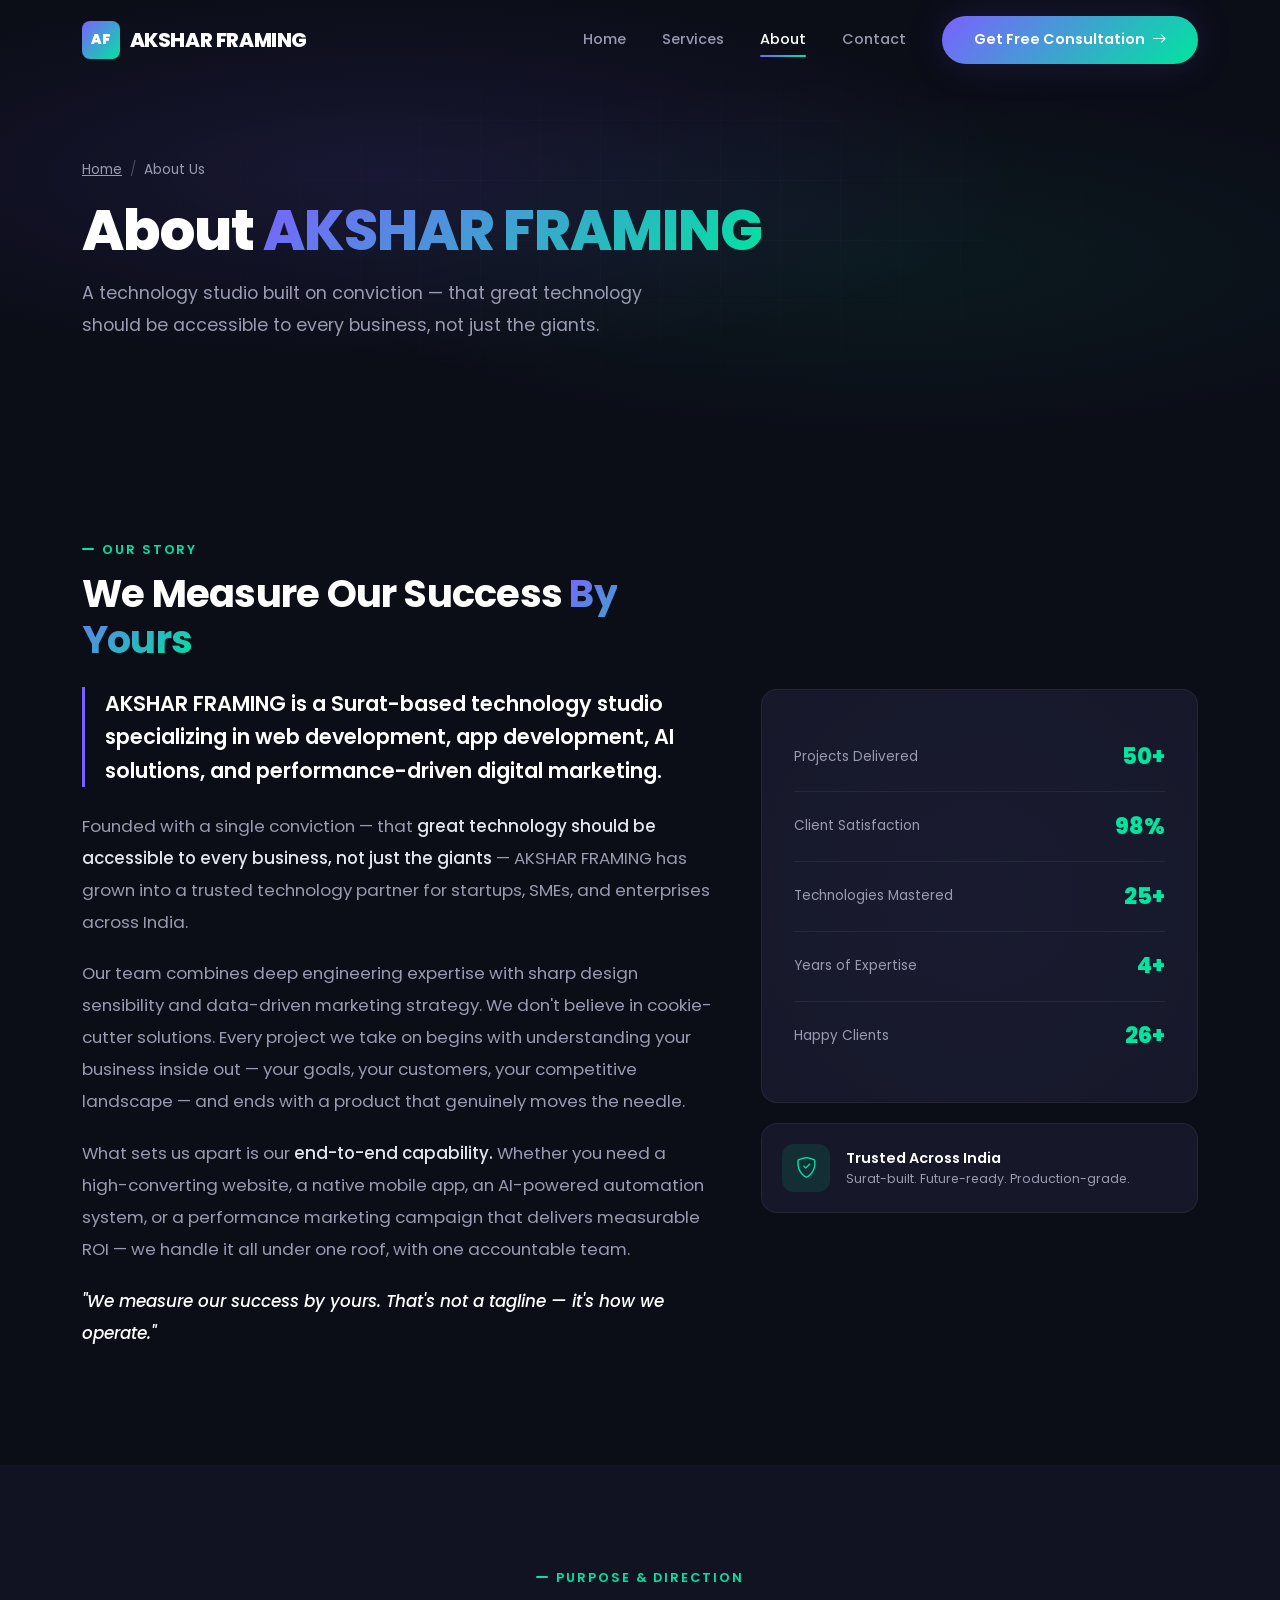
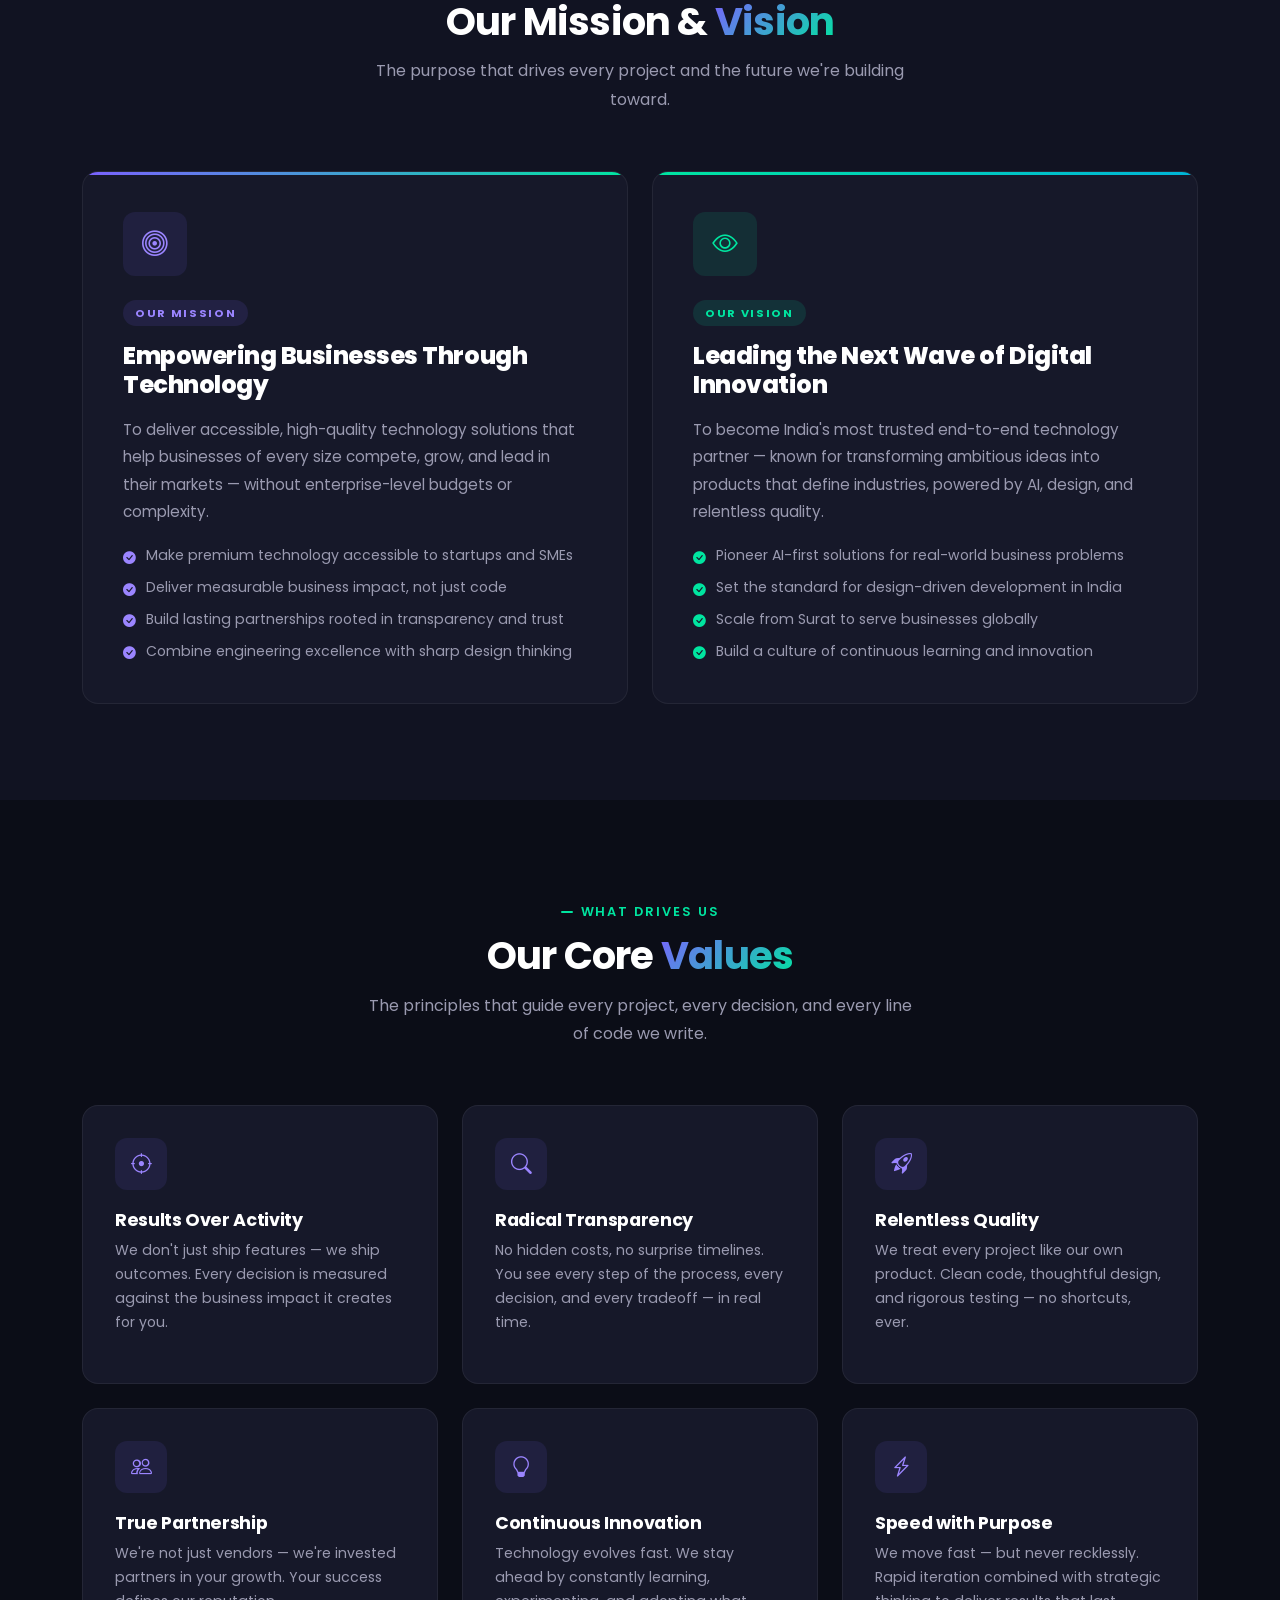
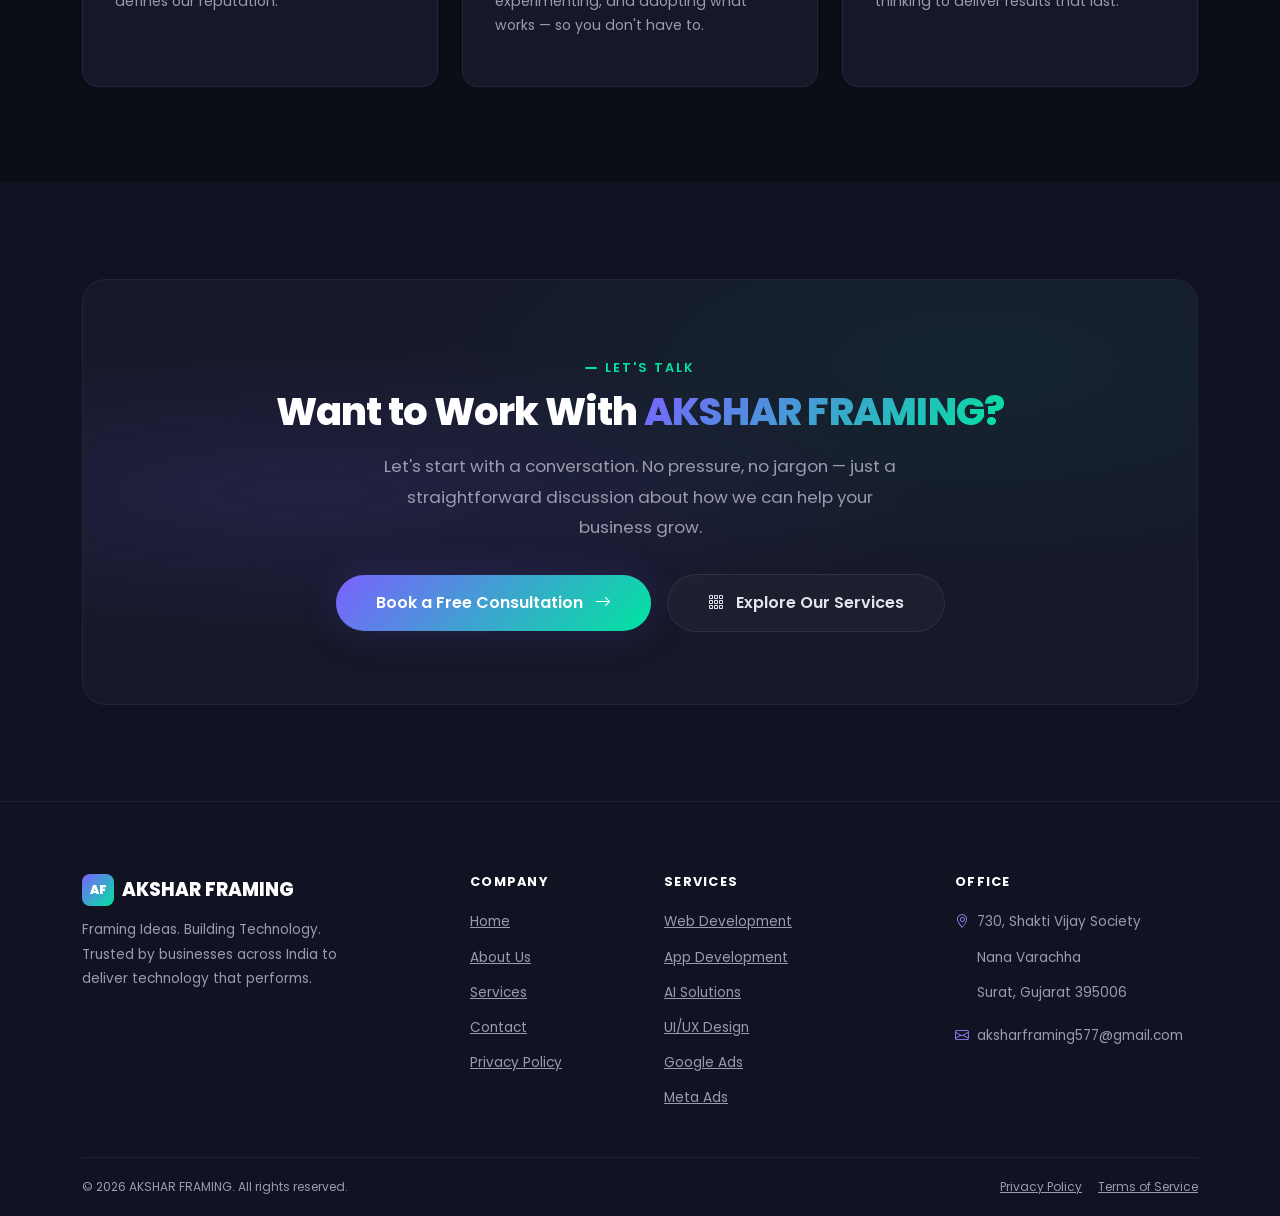
<file: about.html>
<!DOCTYPE html>
<html lang="en">
<head>
  <meta charset="UTF-8">
  <meta name="viewport" content="width=device-width, initial-scale=1.0">
  <meta name="description" content="About AKSHAR FRAMING — A Surat-based technology studio specializing in web development, app development, AI solutions, and digital marketing. Learn about our mission, vision, and what makes us different.">
  <meta name="keywords" content="about AKSHAR FRAMING, IT company Surat, technology partner, web development company Gujarat">
  <meta name="author" content="AKSHAR FRAMING">
  <meta name="robots" content="index, follow">

  <!-- Open Graph -->
  <meta property="og:title" content="About Us — AKSHAR FRAMING">
  <meta property="og:description" content="Framing Ideas. Building Technology. Learn about our mission, vision, and the team behind AKSHAR FRAMING.">
  <meta property="og:type" content="website">

  <!-- Favicon -->
  <link rel="icon" type="image/svg+xml" href="data:image/svg+xml,<svg xmlns='http://www.w3.org/2000/svg' viewBox='0 0 100 100'><rect rx='20' width='100' height='100' fill='%237B61FF'/><text x='50' y='68' font-size='55' font-weight='900' fill='white' text-anchor='middle' font-family='sans-serif'>AF</text></svg>">

  <title>About Us — AKSHAR FRAMING</title>

  <!-- Bootstrap 5 CSS -->
  <link href="https://cdn.jsdelivr.net/npm/bootstrap@5.3.3/dist/css/bootstrap.min.css" rel="stylesheet">

  <!-- Bootstrap Icons -->
  <link href="https://cdn.jsdelivr.net/npm/bootstrap-icons@1.11.3/font/bootstrap-icons.min.css" rel="stylesheet">

  <!-- Google Font: Poppins -->
  <link href="https://fonts.googleapis.com/css2?family=Poppins:wght@300;400;500;600;700;800;900&display=swap" rel="stylesheet">

  <style>
    /* ============================================
       DESIGN TOKENS (shared with homepage)
       ============================================ */
    :root {
      --af-primary:        #7B61FF;
      --af-primary-light:  #9B85FF;
      --af-primary-dark:   #5A3FE6;
      --af-accent:         #00E5A0;
      --af-accent-dark:    #00C98A;
      --af-bg:             #0B0D17;
      --af-bg-light:       #111322;
      --af-surface:        #161829;
      --af-surface-hover:  #1E2038;
      --af-border:         rgba(255, 255, 255, 0.06);
      --af-glass:          rgba(255, 255, 255, 0.03);
      --af-glass-border:   rgba(255, 255, 255, 0.08);
      --af-text:           #E4E4ED;
      --af-text-muted:     #9A9AB0;
      --af-text-heading:   #FFFFFF;
      --af-gradient:       linear-gradient(135deg, var(--af-primary), var(--af-accent));
      --af-shadow-glow:    0 0 40px rgba(123, 97, 255, 0.15);
      --af-radius:         0.75rem;
      --af-radius-lg:      1rem;
      --af-transition:     300ms ease;
    }

    /* ============================================
       BASE
       ============================================ */
    * { -webkit-font-smoothing: antialiased; -moz-osx-font-smoothing: grayscale; }
    ::selection { background: var(--af-primary); color: #fff; }
    html { scroll-behavior: smooth; scroll-padding-top: 80px; }

    body {
      font-family: 'Poppins', sans-serif;
      background-color: var(--af-bg);
      color: var(--af-text);
      overflow-x: hidden;
    }

    h1, h2, h3, h4, h5, h6 {
      color: var(--af-text-heading);
      font-weight: 700;
      letter-spacing: -0.02em;
    }

    a { transition: color var(--af-transition); }

    .text-gradient {
      background: var(--af-gradient);
      -webkit-background-clip: text;
      -webkit-text-fill-color: transparent;
      background-clip: text;
    }

    .section-label {
      display: inline-flex;
      align-items: center;
      gap: 0.5rem;
      font-size: 0.8rem;
      font-weight: 600;
      text-transform: uppercase;
      letter-spacing: 0.15em;
      color: var(--af-accent);
      margin-bottom: 0.75rem;
    }

    .section-label::before {
      content: '';
      width: 12px;
      height: 2px;
      background: var(--af-accent);
      border-radius: 999px;
    }


    /* ============================================
       NAVBAR (exact match with homepage)
       ============================================ */
    .navbar {
      background: transparent;
      transition: all var(--af-transition);
      padding-block: 1rem;
    }

    .navbar.scrolled {
      background: rgba(11, 13, 23, 0.88) !important;
      backdrop-filter: blur(20px) saturate(180%);
      -webkit-backdrop-filter: blur(20px) saturate(180%);
      border-bottom: 1px solid var(--af-border);
      padding-block: 0.6rem;
      box-shadow: 0 4px 30px rgba(0, 0, 0, 0.3);
    }

    .navbar-brand {
      display: flex;
      align-items: center;
      gap: 0.6rem;
      font-weight: 800;
      font-size: 1.25rem;
      color: var(--af-text-heading) !important;
      letter-spacing: -0.02em;
    }

    .navbar-brand__icon {
      width: 38px;
      height: 38px;
      background: var(--af-gradient);
      border-radius: 0.5rem;
      display: flex;
      align-items: center;
      justify-content: center;
      font-weight: 900;
      font-size: 0.85rem;
      color: #fff;
    }

    .navbar-dark .navbar-nav .nav-link {
      color: var(--af-text-muted);
      font-size: 0.9rem;
      font-weight: 500;
      padding: 0.5rem 1rem;
      position: relative;
      transition: color var(--af-transition);
    }

    .navbar-dark .navbar-nav .nav-link::after {
      content: '';
      position: absolute;
      bottom: 2px;
      left: 1rem;
      right: 1rem;
      height: 2px;
      background: var(--af-gradient);
      border-radius: 999px;
      transform: scaleX(0);
      transition: transform var(--af-transition);
    }

    .navbar-dark .navbar-nav .nav-link:hover,
    .navbar-dark .navbar-nav .nav-link.active {
      color: var(--af-text-heading);
    }

    .navbar-dark .navbar-nav .nav-link:hover::after,
    .navbar-dark .navbar-nav .nav-link.active::after {
      transform: scaleX(1);
    }

    .navbar-toggler {
      border: 1px solid var(--af-glass-border);
      padding: 0.4rem 0.6rem;
    }

    .navbar-toggler:focus { box-shadow: 0 0 0 3px rgba(123, 97, 255, 0.2); }
    .navbar-toggler-icon { filter: invert(1); }

    .navbar .offcanvas {
      background: var(--af-surface);
      border-left: 1px solid var(--af-border);
    }

    .navbar .offcanvas .offcanvas-header { border-bottom: 1px solid var(--af-border); }
    .navbar .offcanvas .btn-close { filter: invert(1); }


    /* ============================================
       BUTTONS
       ============================================ */
    .btn-af-primary {
      background: var(--af-gradient);
      color: #fff;
      border: none;
      border-radius: 999px;
      padding: 0.8rem 2rem;
      font-weight: 600;
      font-size: 0.9rem;
      box-shadow: var(--af-shadow-glow);
      transition: all var(--af-transition);
      position: relative;
      overflow: hidden;
    }

    .btn-af-primary::before {
      content: '';
      position: absolute;
      inset: 0;
      background: linear-gradient(135deg, rgba(255,255,255,0.15), transparent);
      opacity: 0;
      transition: opacity var(--af-transition);
    }

    .btn-af-primary:hover {
      transform: translateY(-3px);
      box-shadow: 0 0 60px rgba(123, 97, 255, 0.35);
      color: #fff;
    }

    .btn-af-primary:hover::before { opacity: 1; }
    .btn-af-primary:active { transform: translateY(-1px); }

    .btn-af-outline {
      background: var(--af-glass);
      color: var(--af-text);
      border: 1.5px solid var(--af-glass-border);
      border-radius: 999px;
      padding: 0.8rem 2rem;
      font-weight: 600;
      font-size: 0.9rem;
      backdrop-filter: blur(10px);
      transition: all var(--af-transition);
    }

    .btn-af-outline:hover {
      border-color: var(--af-primary-light);
      color: var(--af-primary-light);
      background: rgba(123, 97, 255, 0.08);
      transform: translateY(-3px);
    }

    .btn-af-lg { padding: 1rem 2.5rem; font-size: 1rem; }


    /* ============================================
       PAGE HEADER
       ============================================ */
    .page-header {
      padding-top: 10rem;
      padding-bottom: 5rem;
      position: relative;
      overflow: hidden;
    }

    .page-header__bg {
      position: absolute;
      inset: 0;
      background:
        radial-gradient(ellipse at 30% 40%, rgba(123, 97, 255, 0.12) 0%, transparent 50%),
        radial-gradient(ellipse at 70% 60%, rgba(0, 229, 160, 0.06) 0%, transparent 50%);
      z-index: 0;
    }

    .page-header__grid {
      position: absolute;
      inset: 0;
      background-image:
        linear-gradient(rgba(255,255,255,0.015) 1px, transparent 1px),
        linear-gradient(90deg, rgba(255,255,255,0.015) 1px, transparent 1px);
      background-size: 60px 60px;
      mask-image: radial-gradient(ellipse at center, black 20%, transparent 70%);
      -webkit-mask-image: radial-gradient(ellipse at center, black 20%, transparent 70%);
    }

    .page-header__content { position: relative; z-index: 1; }

    .page-header__breadcrumb {
      display: flex;
      align-items: center;
      gap: 0.5rem;
      font-size: 0.85rem;
      color: var(--af-text-muted);
      margin-bottom: 1.25rem;
    }

    .page-header__breadcrumb a { color: var(--af-text-muted); }
    .page-header__breadcrumb a:hover { color: var(--af-primary-light); }
    .page-header__breadcrumb .sep { opacity: 0.4; }

    .page-header__title {
      font-size: clamp(2.2rem, 5vw, 3.5rem);
      font-weight: 800;
      line-height: 1.1;
      margin-bottom: 1rem;
      animation: fadeInUp 0.6s ease both;
    }

    .page-header__desc {
      font-size: 1.1rem;
      color: var(--af-text-muted);
      max-width: 600px;
      line-height: 1.8;
      animation: fadeInUp 0.6s ease 0.1s both;
    }


    /* ============================================
       ABOUT INTRO SECTION
       ============================================ */
    .about-intro {
      padding-block: 6rem;
    }

    .about-intro__text {
      font-size: 1.05rem;
      color: var(--af-text-muted);
      line-height: 1.9;
      margin-bottom: 1.25rem;
    }

    .about-intro__highlight {
      color: var(--af-text);
      font-weight: 500;
    }

    .about-intro__lead {
      font-size: 1.3rem;
      font-weight: 600;
      color: var(--af-text-heading);
      line-height: 1.6;
      margin-bottom: 1.5rem;
      padding-left: 1.25rem;
      border-left: 3px solid var(--af-primary);
    }

    /* Metrics Card */
    .metrics-card {
      background: var(--af-surface);
      border: 1px solid var(--af-border);
      border-radius: var(--af-radius-lg);
      padding: 2rem;
      position: relative;
      overflow: hidden;
    }

    .metrics-card::before {
      content: '';
      position: absolute;
      top: -50%;
      right: -50%;
      width: 200%;
      height: 200%;
      background: radial-gradient(circle, rgba(123, 97, 255, 0.03) 0%, transparent 60%);
    }

    .metric-item {
      display: flex;
      align-items: center;
      justify-content: space-between;
      padding: 1.1rem 0;
      border-bottom: 1px solid var(--af-border);
      position: relative;
      z-index: 1;
    }

    .metric-item:last-child { border-bottom: none; }

    .metric-label {
      font-size: 0.85rem;
      color: var(--af-text-muted);
    }

    .metric-value {
      font-size: 1.4rem;
      font-weight: 800;
      color: var(--af-accent);
    }


    /* ============================================
       MISSION & VISION SECTION
       ============================================ */
    .mv-section {
      padding-block: 6rem;
      background: var(--af-bg-light);
    }

    .mv-card {
      background: var(--af-surface);
      border: 1px solid var(--af-border);
      border-radius: var(--af-radius-lg);
      padding: 2.5rem;
      height: 100%;
      transition: all var(--af-transition);
      position: relative;
      overflow: hidden;
    }

    .mv-card::before {
      content: '';
      position: absolute;
      top: 0;
      left: 0;
      right: 0;
      height: 3px;
      border-radius: var(--af-radius-lg) var(--af-radius-lg) 0 0;
      transition: transform var(--af-transition);
    }

    .mv-card--mission::before {
      background: var(--af-gradient);
    }

    .mv-card--vision::before {
      background: linear-gradient(135deg, var(--af-accent), #00B4D8);
    }

    .mv-card:hover {
      transform: translateY(-6px);
      box-shadow: var(--af-shadow-glow);
      border-color: rgba(123, 97, 255, 0.15);
      background: var(--af-surface-hover);
    }

    .mv-card__icon-wrap {
      width: 64px;
      height: 64px;
      border-radius: var(--af-radius);
      display: flex;
      align-items: center;
      justify-content: center;
      font-size: 1.6rem;
      margin-bottom: 1.5rem;
      transition: all var(--af-transition);
    }

    .mv-card--mission .mv-card__icon-wrap {
      background: rgba(123, 97, 255, 0.1);
      color: var(--af-primary-light);
    }

    .mv-card--vision .mv-card__icon-wrap {
      background: rgba(0, 229, 160, 0.1);
      color: var(--af-accent);
    }

    .mv-card:hover .mv-card__icon-wrap {
      transform: scale(1.08);
    }

    .mv-card__tag {
      display: inline-block;
      font-size: 0.7rem;
      font-weight: 700;
      text-transform: uppercase;
      letter-spacing: 0.15em;
      padding: 0.3rem 0.75rem;
      border-radius: 999px;
      margin-bottom: 1rem;
    }

    .mv-card--mission .mv-card__tag {
      background: rgba(123, 97, 255, 0.12);
      color: var(--af-primary-light);
    }

    .mv-card--vision .mv-card__tag {
      background: rgba(0, 229, 160, 0.12);
      color: var(--af-accent);
    }

    .mv-card__title {
      font-size: 1.5rem;
      font-weight: 800;
      margin-bottom: 1rem;
    }

    .mv-card__text {
      font-size: 0.95rem;
      color: var(--af-text-muted);
      line-height: 1.8;
      margin-bottom: 1.25rem;
    }

    .mv-card__points {
      display: flex;
      flex-direction: column;
      gap: 0.6rem;
    }

    .mv-card__point {
      display: flex;
      align-items: flex-start;
      gap: 0.6rem;
      font-size: 0.88rem;
      color: var(--af-text-muted);
    }

    .mv-card__point .bi {
      flex-shrink: 0;
      margin-top: 3px;
      font-size: 0.8rem;
    }

    .mv-card--mission .mv-card__point .bi { color: var(--af-primary-light); }
    .mv-card--vision .mv-card__point .bi { color: var(--af-accent); }


    /* ============================================
       VALUES SECTION
       ============================================ */
    .values-section {
      padding-block: 6rem;
    }

    .value-card {
      background: var(--af-surface);
      border: 1px solid var(--af-border);
      border-radius: var(--af-radius-lg);
      padding: 2rem;
      height: 100%;
      transition: all var(--af-transition);
      position: relative;
      overflow: hidden;
    }

    .value-card::before {
      content: '';
      position: absolute;
      top: 0;
      left: 0;
      right: 0;
      height: 2px;
      background: var(--af-gradient);
      transform: scaleX(0);
      transform-origin: left;
      transition: transform var(--af-transition);
    }

    .value-card:hover {
      transform: translateY(-6px);
      border-color: rgba(123, 97, 255, 0.18);
      box-shadow: var(--af-shadow-glow);
      background: var(--af-surface-hover);
    }

    .value-card:hover::before { transform: scaleX(1); }

    .value-card__icon {
      width: 52px;
      height: 52px;
      background: rgba(123, 97, 255, 0.1);
      border-radius: var(--af-radius);
      display: flex;
      align-items: center;
      justify-content: center;
      font-size: 1.3rem;
      color: var(--af-primary-light);
      margin-bottom: 1.25rem;
      transition: all var(--af-transition);
    }

    .value-card:hover .value-card__icon {
      background: rgba(123, 97, 255, 0.18);
      transform: scale(1.06);
    }

    .value-card__title {
      font-size: 1.1rem;
      font-weight: 700;
      margin-bottom: 0.5rem;
    }

    .value-card__desc {
      font-size: 0.88rem;
      color: var(--af-text-muted);
      line-height: 1.7;
    }


    /* ============================================
       CTA SECTION
       ============================================ */
    .cta-section {
      padding-block: 6rem;
      background: var(--af-bg-light);
    }

    .cta-card {
      background: var(--af-surface);
      border: 1px solid var(--af-border);
      border-radius: 1.5rem;
      padding: 4.5rem 3rem;
      text-align: center;
      position: relative;
      overflow: hidden;
    }

    .cta-card::before {
      content: '';
      position: absolute;
      inset: 0;
      background:
        radial-gradient(ellipse at 20% 50%, rgba(123, 97, 255, 0.12) 0%, transparent 50%),
        radial-gradient(ellipse at 80% 20%, rgba(0, 229, 160, 0.06) 0%, transparent 50%);
    }

    .cta-card__content { position: relative; z-index: 1; }

    .cta-card__title {
      font-size: clamp(1.6rem, 3vw, 2.5rem);
      font-weight: 800;
      margin-bottom: 1rem;
    }

    .cta-card__text {
      font-size: 1.05rem;
      color: var(--af-text-muted);
      max-width: 520px;
      margin-inline: auto;
      margin-bottom: 2rem;
      line-height: 1.8;
    }

    .cta-card__actions {
      display: flex;
      align-items: center;
      justify-content: center;
      gap: 1rem;
      flex-wrap: wrap;
    }


    /* ============================================
       FOOTER
       ============================================ */
    .footer {
      background: var(--af-bg-light);
      border-top: 1px solid var(--af-border);
      padding-top: 4.5rem;
    }

    .footer__brand-name {
      display: flex;
      align-items: center;
      gap: 0.5rem;
      font-size: 1.15rem;
      font-weight: 800;
      color: var(--af-text-heading);
      margin-bottom: 0.75rem;
    }

    .footer__desc {
      font-size: 0.85rem;
      color: var(--af-text-muted);
      line-height: 1.8;
      max-width: 280px;
      margin-bottom: 1.25rem;
    }

    .footer__social {
      display: flex;
      gap: 0.5rem;
    }

    .footer__social-link {
      width: 40px;
      height: 40px;
      border: 1px solid var(--af-border);
      border-radius: 0.5rem;
      display: flex;
      align-items: center;
      justify-content: center;
      color: var(--af-text-muted);
      font-size: 1rem;
      transition: all 200ms ease;
    }

    .footer__social-link:hover {
      border-color: var(--af-primary);
      color: var(--af-primary-light);
      background: rgba(123, 97, 255, 0.08);
    }

    .footer__title {
      font-size: 0.8rem;
      font-weight: 700;
      color: var(--af-text-heading);
      text-transform: uppercase;
      letter-spacing: 0.1em;
      margin-bottom: 1.25rem;
    }

    .footer__links {
      list-style: none;
      padding: 0;
      margin: 0;
      display: flex;
      flex-direction: column;
      gap: 0.7rem;
    }

    .footer__links li a,
    .footer__links li span {
      font-size: 0.85rem;
      color: var(--af-text-muted);
      transition: all 200ms ease;
    }

    .footer__links li a:hover {
      color: var(--af-text-heading);
      padding-left: 4px;
    }

    .footer__bottom {
      border-top: 1px solid var(--af-border);
      padding: 1.25rem 0;
      margin-top: 3rem;
    }

    .footer__copyright {
      font-size: 0.75rem;
      color: var(--af-text-muted);
    }

    .footer__bottom-link {
      font-size: 0.75rem;
      color: var(--af-text-muted);
      transition: color 200ms ease;
    }

    .footer__bottom-link:hover { color: var(--af-text); }


    /* ============================================
       BACK TO TOP
       ============================================ */
    .back-to-top {
      position: fixed;
      bottom: 1.5rem;
      right: 1.5rem;
      width: 44px;
      height: 44px;
      background: var(--af-surface);
      border: 1px solid var(--af-border);
      border-radius: 0.5rem;
      display: flex;
      align-items: center;
      justify-content: center;
      color: var(--af-text);
      font-size: 1.1rem;
      z-index: 900;
      opacity: 0;
      visibility: hidden;
      transform: translateY(10px);
      transition: all var(--af-transition);
      cursor: pointer;
    }

    .back-to-top.visible { opacity: 1; visibility: visible; transform: translateY(0); }

    .back-to-top:hover {
      background: var(--af-primary);
      border-color: var(--af-primary);
      color: #fff;
    }


    /* ============================================
       SCROLL REVEAL
       ============================================ */
    .reveal {
      opacity: 0;
      transform: translateY(30px);
      transition: all 0.7s cubic-bezier(0.16, 1, 0.3, 1);
    }

    .reveal.visible { opacity: 1; transform: translateY(0); }

    .reveal-left {
      opacity: 0;
      transform: translateX(-30px);
      transition: all 0.7s cubic-bezier(0.16, 1, 0.3, 1);
    }

    .reveal-left.visible { opacity: 1; transform: translateX(0); }

    .reveal-right {
      opacity: 0;
      transform: translateX(30px);
      transition: all 0.7s cubic-bezier(0.16, 1, 0.3, 1);
    }

    .reveal-right.visible { opacity: 1; transform: translateX(0); }

    .stagger-reveal > * {
      opacity: 0;
      transform: translateY(24px);
      transition: all 0.6s cubic-bezier(0.16, 1, 0.3, 1);
    }

    .stagger-reveal.visible > *:nth-child(1) { transition-delay: 0ms; }
    .stagger-reveal.visible > *:nth-child(2) { transition-delay: 100ms; }
    .stagger-reveal.visible > *:nth-child(3) { transition-delay: 200ms; }
    .stagger-reveal.visible > *:nth-child(4) { transition-delay: 300ms; }
    .stagger-reveal.visible > *:nth-child(5) { transition-delay: 400ms; }
    .stagger-reveal.visible > *:nth-child(6) { transition-delay: 500ms; }

    .stagger-reveal.visible > * { opacity: 1; transform: translateY(0); }


    /* ============================================
       KEYFRAMES
       ============================================ */
    @keyframes fadeInUp {
      from { opacity: 0; transform: translateY(28px); }
      to   { opacity: 1; transform: translateY(0); }
    }


    /* ============================================
       GLOBAL OVERFLOW FIX
       ============================================ */
    html, body { overflow-x: hidden; max-width: 100vw; }

    /* ============================================
       RESPONSIVE — TABLET (≤992px)
       ============================================ */
    @media (max-width: 991.98px) {
      .page-header { padding-top: 8rem; padding-bottom: 3.5rem; }
      .cta-card { padding: 3rem 1.5rem; }
      .navbar .btn-af-primary { padding: 0.6rem 1.5rem; font-size: 0.85rem; }
      .about-intro { padding-block: 4rem; }
      .mv-section { padding-block: 4rem; }
      .values-section { padding-block: 4rem; }
    }

    /* ============================================
       RESPONSIVE — MOBILE (≤768px)
       ============================================ */
    @media (max-width: 767.98px) {
      .page-header { padding-top: 7rem; padding-bottom: 3rem; }
      .page-header__title { font-size: 1.85rem; }
      .page-header__desc { font-size: 0.95rem; }
      .about-intro__lead { font-size: 1.05rem; padding-left: 1rem; }
      .about-intro__text { font-size: 0.92rem; }
      .mv-card { padding: 1.75rem; }
      .mv-card__title { font-size: 1.25rem; }
      .mv-card__icon-wrap { width: 52px; height: 52px; font-size: 1.3rem; }
      .value-card { padding: 1.5rem; }
      .value-card__title { font-size: 1rem; }
      .metrics-card { padding: 1.5rem; }
      .metric-value { font-size: 1.2rem; }
      .cta-card { padding: 2.5rem 1.25rem; }
      .cta-card__title { font-size: 1.4rem; }
      .cta-card__actions { flex-direction: column; }
      .cta-card__actions .btn-af-primary,
      .cta-card__actions .btn-af-outline { width: 100%; text-align: center; justify-content: center; }
      .footer { padding-top: 3rem; }
      .footer__bottom .d-flex { flex-direction: column; gap: 0.5rem; text-align: center; }
      .section-label { font-size: 0.7rem; }
      .navbar-brand { font-size: 1.05rem; }
      .navbar-brand__icon { width: 32px; height: 32px; font-size: 0.75rem; }
    }

    /* ============================================
       RESPONSIVE — EXTRA SMALL (≤480px)
       ============================================ */
    @media (max-width: 480px) {
      .page-header { padding-top: 6.5rem; padding-bottom: 2.5rem; }
      .page-header__title { font-size: 1.6rem; }
      .about-intro__lead { font-size: 0.95rem; }
      .about-intro__text { font-size: 0.85rem; }
      .mv-card { padding: 1.5rem; }
      .mv-card__title { font-size: 1.1rem; }
      .mv-card__text { font-size: 0.85rem; }
      .mv-card__point { font-size: 0.8rem; }
      .value-card { padding: 1.25rem; }
      .btn-af-primary, .btn-af-outline { padding: 0.7rem 1.5rem; font-size: 0.85rem; }
      .btn-af-lg { padding: 0.85rem 2rem; font-size: 0.9rem; }
      .metric-item { padding: 0.85rem 0; }
      .cta-card { padding: 2rem 1rem; border-radius: 1rem; }
      .cta-card__title { font-size: 1.25rem; }
      .footer__brand-name { font-size: 1rem; }
    }
  </style>
</head>
<body>

  <!-- ===== NAVBAR ===== -->
  <nav class="navbar navbar-dark navbar-expand-lg fixed-top" id="mainNav">
    <div class="container">
      <a class="navbar-brand" href="index.html">
        <span class="navbar-brand__icon">AF</span>
        AKSHAR FRAMING
      </a>
      <button class="navbar-toggler" type="button" data-bs-toggle="offcanvas" data-bs-target="#navbarOffcanvas" aria-controls="navbarOffcanvas" aria-label="Toggle navigation">
        <span class="navbar-toggler-icon"></span>
      </button>
      <div class="offcanvas offcanvas-end" tabindex="-1" id="navbarOffcanvas">
        <div class="offcanvas-header">
          <h5 class="offcanvas-title" style="color: var(--af-text-heading); font-weight: 700;">
            <span class="navbar-brand__icon me-2" style="display:inline-flex;">AF</span>
            AKSHAR FRAMING
          </h5>
          <button type="button" class="btn-close" data-bs-dismiss="offcanvas" aria-label="Close"></button>
        </div>
        <div class="offcanvas-body">
          <ul class="navbar-nav ms-auto align-items-lg-center gap-lg-1">
            <li class="nav-item"><a class="nav-link" href="index.html">Home</a></li>
            <li class="nav-item"><a class="nav-link" href="services.html">Services</a></li>
            <li class="nav-item"><a class="nav-link active" href="about.html">About</a></li>
            <li class="nav-item"><a class="nav-link" href="contact.html">Contact</a></li>
            <li class="nav-item ms-lg-3">
              <a class="btn btn-af-primary" href="contact.html">Get Free Consultation <i class="bi bi-arrow-right ms-1"></i></a>
            </li>
          </ul>
        </div>
      </div>
    </div>
  </nav>


  <!-- ===== PAGE HEADER ===== -->
  <section class="page-header">
    <div class="page-header__bg">
      <div class="page-header__grid"></div>
    </div>
    <div class="container page-header__content">
      <div class="page-header__breadcrumb">
        <a href="index.html">Home</a>
        <span class="sep">/</span>
        <span>About Us</span>
      </div>
      <h1 class="page-header__title">
        About <span class="text-gradient">AKSHAR FRAMING</span>
      </h1>
      <p class="page-header__desc">
        A technology studio built on conviction — that great technology should be accessible to every business, not just the giants.
      </p>
    </div>
  </section>


  <!-- ===== COMPANY INTRODUCTION ===== -->
  <section class="about-intro">
    <div class="container">
      <div class="row g-5 align-items-center">

        <!-- Left: Content -->
        <div class="col-lg-7 reveal-left">
          <span class="section-label">Our Story</span>
          <h2 style="font-size: clamp(1.8rem, 3vw, 2.5rem); margin-bottom: 1.5rem;">
            We Measure Our Success <span class="text-gradient">By Yours</span>
          </h2>

          <p class="about-intro__lead">
            AKSHAR FRAMING is a Surat-based technology studio specializing in web development, app development, AI solutions, and performance-driven digital marketing.
          </p>

          <p class="about-intro__text">
            Founded with a single conviction — that <span class="about-intro__highlight">great technology should be accessible to every business, not just the giants</span> — AKSHAR FRAMING has grown into a trusted technology partner for startups, SMEs, and enterprises across India.
          </p>

          <p class="about-intro__text">
            Our team combines deep engineering expertise with sharp design sensibility and data-driven marketing strategy. We don't believe in cookie-cutter solutions. Every project we take on begins with understanding your business inside out — your goals, your customers, your competitive landscape — and ends with a product that genuinely moves the needle.
          </p>

          <p class="about-intro__text">
            What sets us apart is our <span class="about-intro__highlight">end-to-end capability.</span> Whether you need a high-converting website, a native mobile app, an AI-powered automation system, or a performance marketing campaign that delivers measurable ROI — we handle it all under one roof, with one accountable team.
          </p>

          <p class="about-intro__text" style="font-weight: 500; color: var(--af-text-heading); font-style: italic;">
            "We measure our success by yours. That's not a tagline — it's how we operate."
          </p>
        </div>

        <!-- Right: Metrics Card -->
        <div class="col-lg-5 reveal-right">
          <div class="metrics-card">
            <div class="metric-item">
              <span class="metric-label">Projects Delivered</span>
              <span class="metric-value" data-counter="50" data-suffix="+">0+</span>
            </div>
            <div class="metric-item">
              <span class="metric-label">Client Satisfaction</span>
              <span class="metric-value" data-counter="98" data-suffix="%">0%</span>
            </div>
            <div class="metric-item">
              <span class="metric-label">Technologies Mastered</span>
              <span class="metric-value" data-counter="25" data-suffix="+">0+</span>
            </div>
            <div class="metric-item">
              <span class="metric-label">Years of Expertise</span>
              <span class="metric-value" data-counter="5" data-suffix="+">0+</span>
            </div>
            <div class="metric-item">
              <span class="metric-label">Happy Clients</span>
              <span class="metric-value" data-counter="30" data-suffix="+">0+</span>
            </div>
          </div>

          <!-- Trust Badge -->
          <div style="margin-top: 1.25rem; padding: 1.25rem; background: var(--af-surface); border: 1px solid var(--af-border); border-radius: var(--af-radius-lg); display: flex; align-items: center; gap: 1rem;">
            <div style="width: 48px; height: 48px; min-width: 48px; background: rgba(0, 229, 160, 0.1); border-radius: var(--af-radius); display: flex; align-items: center; justify-content: center;">
              <i class="bi bi-shield-check" style="font-size: 1.3rem; color: var(--af-accent);"></i>
            </div>
            <div>
              <div style="font-size: 0.9rem; font-weight: 600; color: var(--af-text-heading);">Trusted Across India</div>
              <div style="font-size: 0.78rem; color: var(--af-text-muted);">Surat-built. Future-ready. Production-grade.</div>
            </div>
          </div>
        </div>

      </div>
    </div>
  </section>


  <!-- ===== MISSION & VISION ===== -->
  <section class="mv-section">
    <div class="container">
      <div class="text-center reveal" style="margin-bottom: 3.5rem;">
        <span class="section-label">Purpose & Direction</span>
        <h2 style="font-size: clamp(1.8rem, 3vw, 2.5rem); margin-bottom: 0.75rem;">
          Our Mission & <span class="text-gradient">Vision</span>
        </h2>
        <p style="color: var(--af-text-muted); max-width: 560px; margin-inline: auto; font-size: 1rem; line-height: 1.8;">
          The purpose that drives every project and the future we're building toward.
        </p>
      </div>

      <div class="row g-4 stagger-reveal">

        <!-- Mission Card -->
        <div class="col-lg-6">
          <div class="mv-card mv-card--mission">
            <div class="mv-card__icon-wrap">
              <i class="bi bi-bullseye"></i>
            </div>
            <span class="mv-card__tag">Our Mission</span>
            <h3 class="mv-card__title">Empowering Businesses Through Technology</h3>
            <p class="mv-card__text">
              To deliver accessible, high-quality technology solutions that help businesses of every size compete, grow, and lead in their markets — without enterprise-level budgets or complexity.
            </p>
            <div class="mv-card__points">
              <div class="mv-card__point">
                <i class="bi bi-check-circle-fill"></i>
                <span>Make premium technology accessible to startups and SMEs</span>
              </div>
              <div class="mv-card__point">
                <i class="bi bi-check-circle-fill"></i>
                <span>Deliver measurable business impact, not just code</span>
              </div>
              <div class="mv-card__point">
                <i class="bi bi-check-circle-fill"></i>
                <span>Build lasting partnerships rooted in transparency and trust</span>
              </div>
              <div class="mv-card__point">
                <i class="bi bi-check-circle-fill"></i>
                <span>Combine engineering excellence with sharp design thinking</span>
              </div>
            </div>
          </div>
        </div>

        <!-- Vision Card -->
        <div class="col-lg-6">
          <div class="mv-card mv-card--vision">
            <div class="mv-card__icon-wrap">
              <i class="bi bi-eye"></i>
            </div>
            <span class="mv-card__tag">Our Vision</span>
            <h3 class="mv-card__title">Leading the Next Wave of Digital Innovation</h3>
            <p class="mv-card__text">
              To become India's most trusted end-to-end technology partner — known for transforming ambitious ideas into products that define industries, powered by AI, design, and relentless quality.
            </p>
            <div class="mv-card__points">
              <div class="mv-card__point">
                <i class="bi bi-check-circle-fill"></i>
                <span>Pioneer AI-first solutions for real-world business problems</span>
              </div>
              <div class="mv-card__point">
                <i class="bi bi-check-circle-fill"></i>
                <span>Set the standard for design-driven development in India</span>
              </div>
              <div class="mv-card__point">
                <i class="bi bi-check-circle-fill"></i>
                <span>Scale from Surat to serve businesses globally</span>
              </div>
              <div class="mv-card__point">
                <i class="bi bi-check-circle-fill"></i>
                <span>Build a culture of continuous learning and innovation</span>
              </div>
            </div>
          </div>
        </div>

      </div>
    </div>
  </section>


  <!-- ===== CORE VALUES ===== -->
  <section class="values-section">
    <div class="container">
      <div class="text-center reveal" style="margin-bottom: 3.5rem;">
        <span class="section-label">What Drives Us</span>
        <h2 style="font-size: clamp(1.8rem, 3vw, 2.5rem); margin-bottom: 0.75rem;">
          Our Core <span class="text-gradient">Values</span>
        </h2>
        <p style="color: var(--af-text-muted); max-width: 560px; margin-inline: auto; font-size: 1rem; line-height: 1.8;">
          The principles that guide every project, every decision, and every line of code we write.
        </p>
      </div>

      <div class="row g-4 stagger-reveal">
        <div class="col-lg-4 col-md-6">
          <div class="value-card">
            <div class="value-card__icon"><i class="bi bi-crosshair"></i></div>
            <h4 class="value-card__title">Results Over Activity</h4>
            <p class="value-card__desc">We don't just ship features — we ship outcomes. Every decision is measured against the business impact it creates for you.</p>
          </div>
        </div>
        <div class="col-lg-4 col-md-6">
          <div class="value-card">
            <div class="value-card__icon"><i class="bi bi-search"></i></div>
            <h4 class="value-card__title">Radical Transparency</h4>
            <p class="value-card__desc">No hidden costs, no surprise timelines. You see every step of the process, every decision, and every tradeoff — in real time.</p>
          </div>
        </div>
        <div class="col-lg-4 col-md-6">
          <div class="value-card">
            <div class="value-card__icon"><i class="bi bi-rocket-takeoff"></i></div>
            <h4 class="value-card__title">Relentless Quality</h4>
            <p class="value-card__desc">We treat every project like our own product. Clean code, thoughtful design, and rigorous testing — no shortcuts, ever.</p>
          </div>
        </div>
        <div class="col-lg-4 col-md-6">
          <div class="value-card">
            <div class="value-card__icon"><i class="bi bi-people"></i></div>
            <h4 class="value-card__title">True Partnership</h4>
            <p class="value-card__desc">We're not just vendors — we're invested partners in your growth. Your success defines our reputation.</p>
          </div>
        </div>
        <div class="col-lg-4 col-md-6">
          <div class="value-card">
            <div class="value-card__icon"><i class="bi bi-lightbulb"></i></div>
            <h4 class="value-card__title">Continuous Innovation</h4>
            <p class="value-card__desc">Technology evolves fast. We stay ahead by constantly learning, experimenting, and adopting what works — so you don't have to.</p>
          </div>
        </div>
        <div class="col-lg-4 col-md-6">
          <div class="value-card">
            <div class="value-card__icon"><i class="bi bi-lightning-charge"></i></div>
            <h4 class="value-card__title">Speed with Purpose</h4>
            <p class="value-card__desc">We move fast — but never recklessly. Rapid iteration combined with strategic thinking to deliver results that last.</p>
          </div>
        </div>
      </div>
    </div>
  </section>


  <!-- ===== CTA SECTION ===== -->
  <section class="cta-section">
    <div class="container">
      <div class="cta-card reveal">
        <div class="cta-card__content">
          <span class="section-label" style="justify-content: center;">Let's Talk</span>
          <h2 class="cta-card__title">
            Want to Work With <span class="text-gradient">AKSHAR FRAMING?</span>
          </h2>
          <p class="cta-card__text">
            Let's start with a conversation. No pressure, no jargon — just a straightforward discussion about how we can help your business grow.
          </p>
          <div class="cta-card__actions">
            <a href="contact.html" class="btn btn-af-primary btn-af-lg">
              Book a Free Consultation <i class="bi bi-arrow-right ms-2"></i>
            </a>
            <a href="services.html" class="btn btn-af-outline btn-af-lg">
              <i class="bi bi-grid-3x3-gap me-2"></i> Explore Our Services
            </a>
          </div>
        </div>
      </div>
    </div>
  </section>


  <!-- ===== FOOTER ===== -->
  <footer class="footer">
    <div class="container">
      <div class="row g-4 g-lg-5">
        <div class="col-lg-4 col-md-6">
          <div class="footer__brand-name">
            <span class="navbar-brand__icon" style="width:32px;height:32px;font-size:0.75rem;">AF</span>
            AKSHAR FRAMING
          </div>
          <p class="footer__desc">Framing Ideas. Building Technology. Trusted by businesses across India to deliver technology that performs.</p>

        </div>
        <div class="col-lg-2 col-md-6 col-6">
          <h5 class="footer__title">Company</h5>
          <ul class="footer__links">
            <li><a href="index.html">Home</a></li>
            <li><a href="about.html">About Us</a></li>
            <li><a href="services.html">Services</a></li>
            <li><a href="contact.html">Contact</a></li>
            <li><a href="privacy.html">Privacy Policy</a></li>
          </ul>
        </div>
        <div class="col-lg-3 col-md-6 col-6">
          <h5 class="footer__title">Services</h5>
          <ul class="footer__links">
            <li><a href="services.html">Web Development</a></li>
            <li><a href="services.html">App Development</a></li>
            <li><a href="services.html">AI Solutions</a></li>
            <li><a href="services.html">UI/UX Design</a></li>
            <li><a href="services.html">Google Ads</a></li>
            <li><a href="services.html">Meta Ads</a></li>
          </ul>
        </div>
        <div class="col-lg-3 col-md-6">
          <h5 class="footer__title">Office</h5>
          <ul class="footer__links">
            <li><span><i class="bi bi-geo-alt me-2" style="color: var(--af-primary-light);"></i>730, Shakti Vijay Society</span></li>
            <li><span style="padding-left: 1.4rem;">Nana Varachha</span></li>
            <li><span style="padding-left: 1.4rem;">Surat, Gujarat 395006</span></li>
            <li style="margin-top: 0.5rem;"><span><i class="bi bi-envelope me-2" style="color: var(--af-primary-light);"></i>aksharframing577@gmail.com</span></li>
          </ul>
        </div>
      </div>
      <div class="footer__bottom">
        <div class="d-flex flex-wrap justify-content-between align-items-center gap-2">
          <p class="footer__copyright mb-0">© 2026 AKSHAR FRAMING. All rights reserved.</p>
          <div class="d-flex gap-3">
            <a href="privacy.html" class="footer__bottom-link">Privacy Policy</a>
            <a href="#" class="footer__bottom-link">Terms of Service</a>
          </div>
        </div>
      </div>
    </div>
  </footer>


  <!-- ===== Back to Top ===== -->
  <button class="back-to-top" id="backToTop" aria-label="Back to top">
    <i class="bi bi-chevron-up"></i>
  </button>


  <!-- ===== Bootstrap 5 JS ===== -->
  <script src="https://cdn.jsdelivr.net/npm/bootstrap@5.3.3/dist/js/bootstrap.bundle.min.js"></script>

  <!-- ===== Custom JS ===== -->
  <script>
    document.addEventListener('DOMContentLoaded', () => {

      /* --- Navbar scroll --- */
      const navbar = document.getElementById('mainNav');
      const onScroll = () => navbar.classList.toggle('scrolled', window.scrollY > 60);
      window.addEventListener('scroll', onScroll, { passive: true });
      onScroll();

      /* --- Offcanvas close on link --- */
      const offcanvasEl = document.getElementById('navbarOffcanvas');
      const bsOC = offcanvasEl ? bootstrap.Offcanvas.getOrCreateInstance(offcanvasEl) : null;
      document.querySelectorAll('#navbarOffcanvas .nav-link').forEach(l => {
        l.addEventListener('click', () => { if (bsOC && window.innerWidth < 992) bsOC.hide(); });
      });

      /* --- Scroll reveal --- */
      const revealEls = document.querySelectorAll('.reveal, .reveal-left, .reveal-right, .stagger-reveal');
      const revealObs = new IntersectionObserver(entries => {
        entries.forEach(e => {
          if (e.isIntersecting) { e.target.classList.add('visible'); revealObs.unobserve(e.target); }
        });
      }, { threshold: 0.1, rootMargin: '0px 0px -40px 0px' });
      revealEls.forEach(el => revealObs.observe(el));

      /* --- Counter animation --- */
      const counters = document.querySelectorAll('[data-counter]');
      const counterObs = new IntersectionObserver(entries => {
        entries.forEach(e => {
          if (e.isIntersecting) { animateCounter(e.target); counterObs.unobserve(e.target); }
        });
      }, { threshold: 0.5 });
      counters.forEach(c => counterObs.observe(c));

      function animateCounter(el) {
        const target = parseInt(el.dataset.counter);
        const suffix = el.dataset.suffix || '';
        const duration = 2000;
        const start = performance.now();
        function tick(now) {
          const p = Math.min((now - start) / duration, 1);
          const eased = 1 - Math.pow(1 - p, 3);
          el.textContent = Math.floor(eased * target) + suffix;
          if (p < 1) requestAnimationFrame(tick);
          else el.textContent = target + suffix;
        }
        requestAnimationFrame(tick);
      }

      /* --- Back to top --- */
      const backBtn = document.getElementById('backToTop');
      window.addEventListener('scroll', () => {
        backBtn.classList.toggle('visible', window.scrollY > 400);
      }, { passive: true });
      backBtn.addEventListener('click', () => window.scrollTo({ top: 0, behavior: 'smooth' }));

    });
  </script>

</body>
</html>
</file>
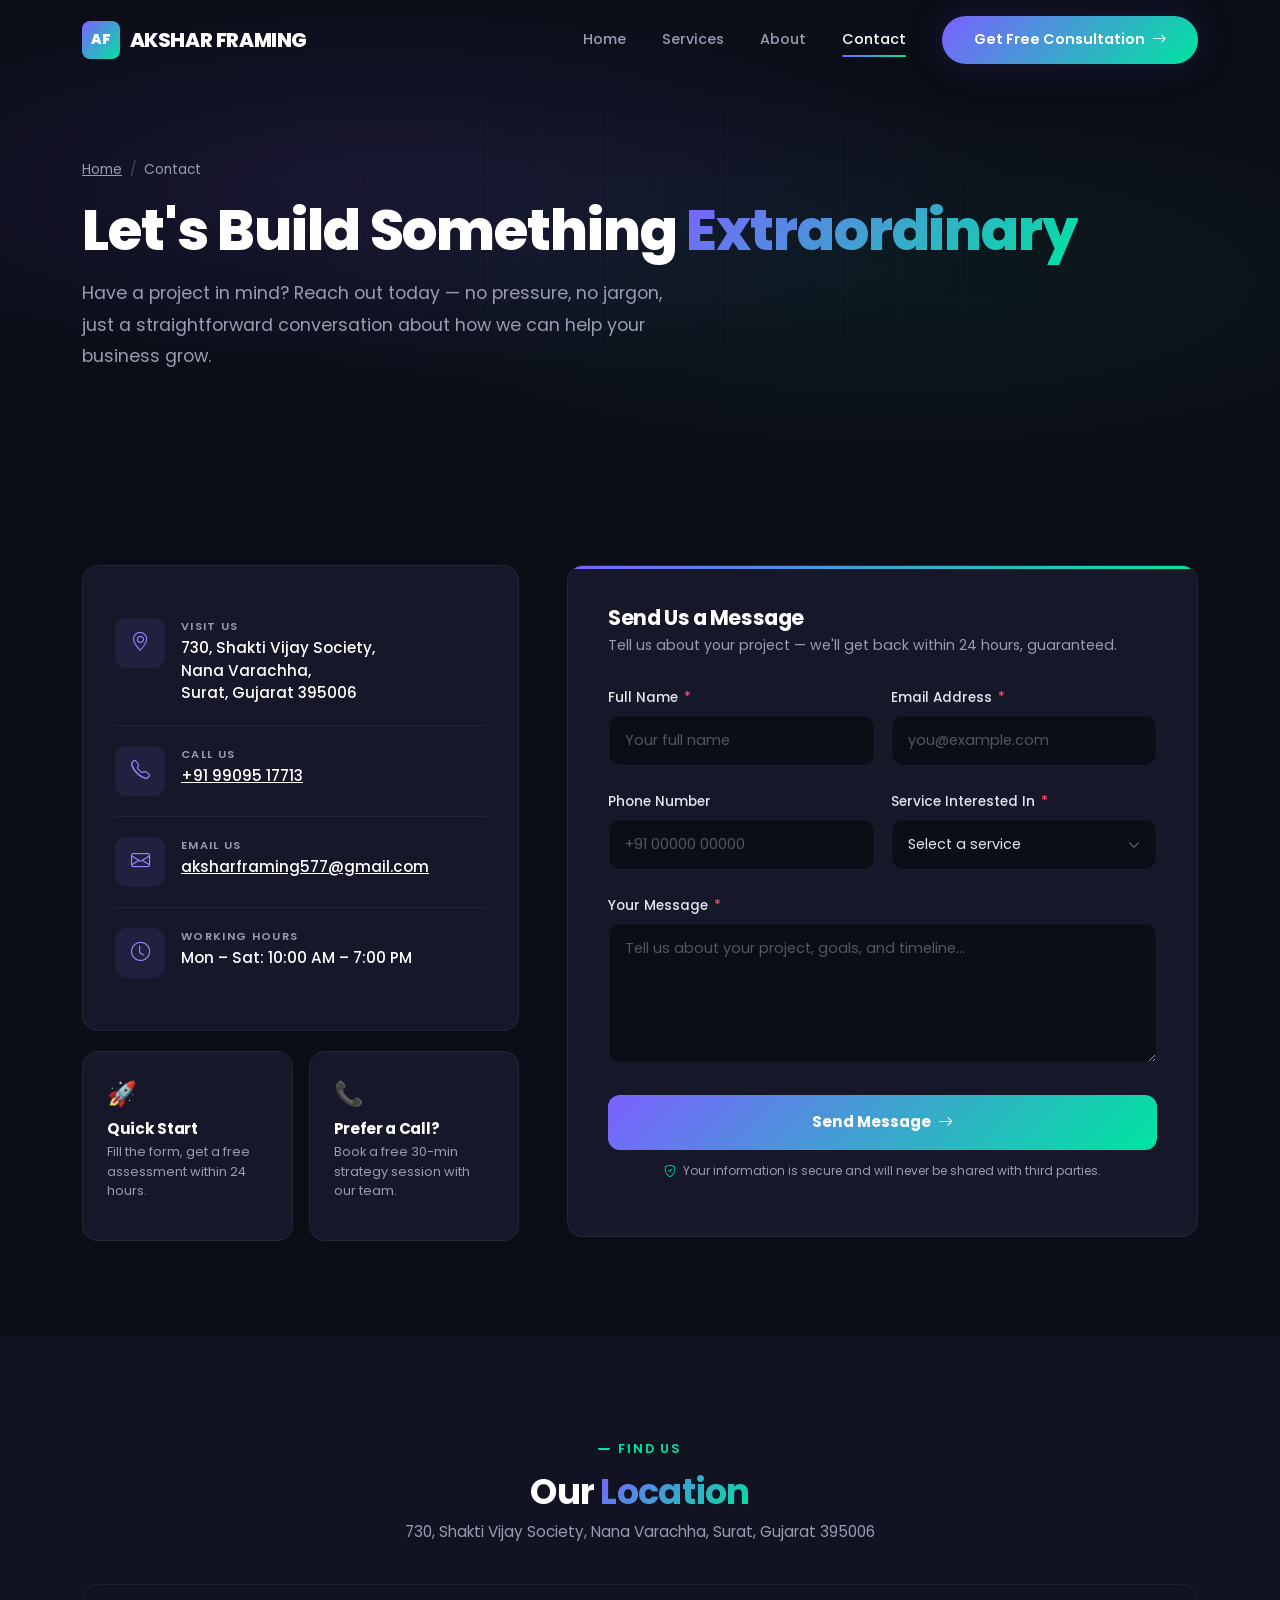
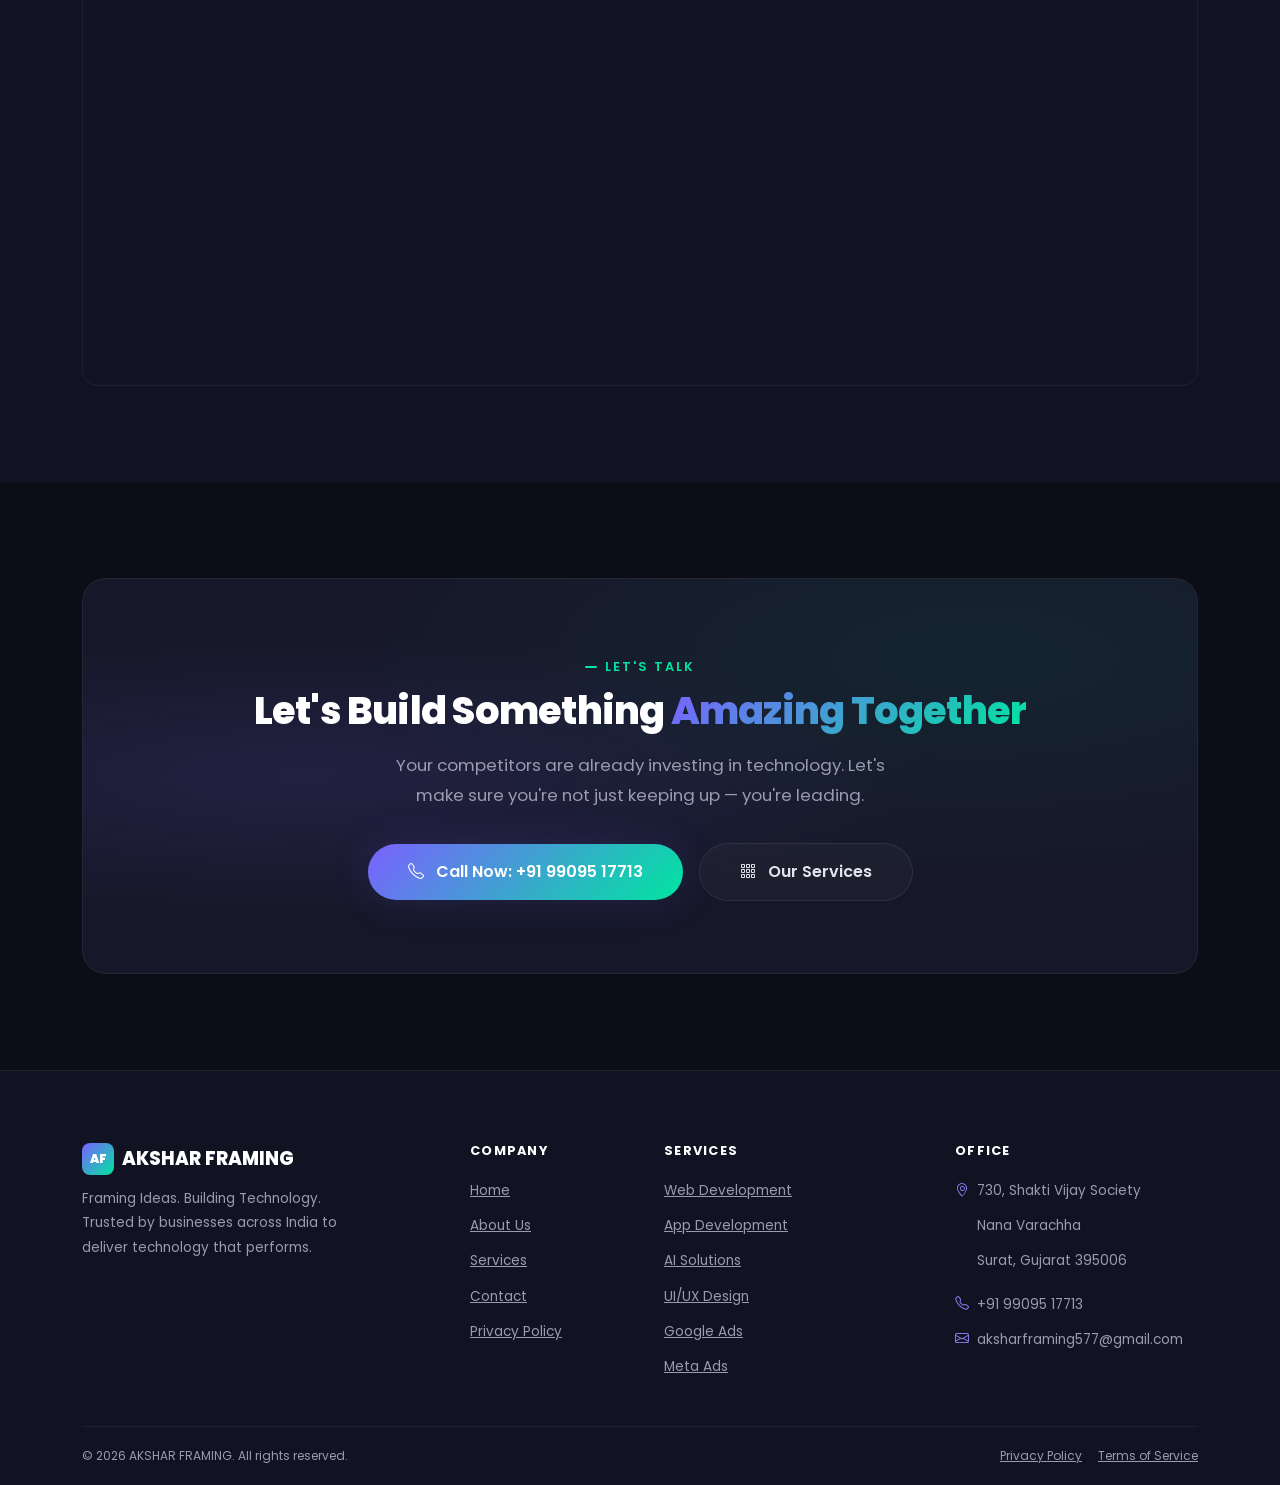
<file: contact.html>
<!DOCTYPE html>
<html lang="en">
<head>
  <meta charset="UTF-8">
  <meta name="viewport" content="width=device-width, initial-scale=1.0">
  <meta name="description" content="Contact AKSHAR FRAMING — Get a free project consultation. Call 9909517713 or email aksharframing577@gmail.com. Visit us at Shakti Vijay Society, Nana Varachha, Surat.">
  <meta name="keywords" content="contact AKSHAR FRAMING, IT company Surat, web development inquiry, free consultation">
  <meta name="author" content="AKSHAR FRAMING">
  <meta name="robots" content="index, follow">

  <meta property="og:title" content="Contact Us — AKSHAR FRAMING">
  <meta property="og:description" content="Have a project in mind? Reach out to AKSHAR FRAMING for a free consultation. We respond within 24 hours.">
  <meta property="og:type" content="website">

  <link rel="icon" type="image/svg+xml" href="data:image/svg+xml,<svg xmlns='http://www.w3.org/2000/svg' viewBox='0 0 100 100'><rect rx='20' width='100' height='100' fill='%237B61FF'/><text x='50' y='68' font-size='55' font-weight='900' fill='white' text-anchor='middle' font-family='sans-serif'>AF</text></svg>">

  <title>Contact Us — AKSHAR FRAMING</title>

  <link href="https://cdn.jsdelivr.net/npm/bootstrap@5.3.3/dist/css/bootstrap.min.css" rel="stylesheet">
  <link href="https://cdn.jsdelivr.net/npm/bootstrap-icons@1.11.3/font/bootstrap-icons.min.css" rel="stylesheet">
  <link href="https://fonts.googleapis.com/css2?family=Poppins:wght@300;400;500;600;700;800;900&display=swap" rel="stylesheet">

  <style>
    /* ============================================
       DESIGN TOKENS
       ============================================ */
    :root {
      --af-primary:        #7B61FF;
      --af-primary-light:  #9B85FF;
      --af-primary-dark:   #5A3FE6;
      --af-accent:         #00E5A0;
      --af-accent-dark:    #00C98A;
      --af-bg:             #0B0D17;
      --af-bg-light:       #111322;
      --af-surface:        #161829;
      --af-surface-hover:  #1E2038;
      --af-border:         rgba(255, 255, 255, 0.06);
      --af-glass:          rgba(255, 255, 255, 0.03);
      --af-glass-border:   rgba(255, 255, 255, 0.08);
      --af-text:           #E4E4ED;
      --af-text-muted:     #9A9AB0;
      --af-text-heading:   #FFFFFF;
      --af-gradient:       linear-gradient(135deg, var(--af-primary), var(--af-accent));
      --af-shadow-glow:    0 0 40px rgba(123, 97, 255, 0.15);
      --af-radius:         0.75rem;
      --af-radius-lg:      1rem;
      --af-transition:     300ms ease;
      --af-error:          #FF4D6A;
      --af-success:        #00E5A0;
    }

    /* ============================================
       BASE
       ============================================ */
    * { -webkit-font-smoothing: antialiased; -moz-osx-font-smoothing: grayscale; }
    ::selection { background: var(--af-primary); color: #fff; }
    html { scroll-behavior: smooth; scroll-padding-top: 80px; }

    body {
      font-family: 'Poppins', sans-serif;
      background-color: var(--af-bg);
      color: var(--af-text);
      overflow-x: hidden;
    }

    h1, h2, h3, h4, h5, h6 {
      color: var(--af-text-heading);
      font-weight: 700;
      letter-spacing: -0.02em;
    }

    a { transition: color var(--af-transition); }

    .text-gradient {
      background: var(--af-gradient);
      -webkit-background-clip: text;
      -webkit-text-fill-color: transparent;
      background-clip: text;
    }

    .section-label {
      display: inline-flex;
      align-items: center;
      gap: 0.5rem;
      font-size: 0.8rem;
      font-weight: 600;
      text-transform: uppercase;
      letter-spacing: 0.15em;
      color: var(--af-accent);
      margin-bottom: 0.75rem;
    }

    .section-label::before {
      content: '';
      width: 12px;
      height: 2px;
      background: var(--af-accent);
      border-radius: 999px;
    }


    /* ============================================
       NAVBAR
       ============================================ */
    .navbar {
      background: transparent;
      transition: all var(--af-transition);
      padding-block: 1rem;
    }

    .navbar.scrolled {
      background: rgba(11, 13, 23, 0.88) !important;
      backdrop-filter: blur(20px) saturate(180%);
      -webkit-backdrop-filter: blur(20px) saturate(180%);
      border-bottom: 1px solid var(--af-border);
      padding-block: 0.6rem;
      box-shadow: 0 4px 30px rgba(0, 0, 0, 0.3);
    }

    .navbar-brand {
      display: flex;
      align-items: center;
      gap: 0.6rem;
      font-weight: 800;
      font-size: 1.25rem;
      color: var(--af-text-heading) !important;
      letter-spacing: -0.02em;
    }

    .navbar-brand__icon {
      width: 38px;
      height: 38px;
      background: var(--af-gradient);
      border-radius: 0.5rem;
      display: flex;
      align-items: center;
      justify-content: center;
      font-weight: 900;
      font-size: 0.85rem;
      color: #fff;
    }

    .navbar-dark .navbar-nav .nav-link {
      color: var(--af-text-muted);
      font-size: 0.9rem;
      font-weight: 500;
      padding: 0.5rem 1rem;
      position: relative;
      transition: color var(--af-transition);
    }

    .navbar-dark .navbar-nav .nav-link::after {
      content: '';
      position: absolute;
      bottom: 2px;
      left: 1rem;
      right: 1rem;
      height: 2px;
      background: var(--af-gradient);
      border-radius: 999px;
      transform: scaleX(0);
      transition: transform var(--af-transition);
    }

    .navbar-dark .navbar-nav .nav-link:hover,
    .navbar-dark .navbar-nav .nav-link.active { color: var(--af-text-heading); }

    .navbar-dark .navbar-nav .nav-link:hover::after,
    .navbar-dark .navbar-nav .nav-link.active::after { transform: scaleX(1); }

    .navbar-toggler { border: 1px solid var(--af-glass-border); padding: 0.4rem 0.6rem; }
    .navbar-toggler:focus { box-shadow: 0 0 0 3px rgba(123, 97, 255, 0.2); }
    .navbar-toggler-icon { filter: invert(1); }

    .navbar .offcanvas { background: var(--af-surface); border-left: 1px solid var(--af-border); }
    .navbar .offcanvas .offcanvas-header { border-bottom: 1px solid var(--af-border); }
    .navbar .offcanvas .btn-close { filter: invert(1); }


    /* ============================================
       BUTTONS
       ============================================ */
    .btn-af-primary {
      background: var(--af-gradient);
      color: #fff;
      border: none;
      border-radius: 999px;
      padding: 0.8rem 2rem;
      font-weight: 600;
      font-size: 0.9rem;
      box-shadow: var(--af-shadow-glow);
      transition: all var(--af-transition);
      position: relative;
      overflow: hidden;
    }

    .btn-af-primary::before {
      content: '';
      position: absolute;
      inset: 0;
      background: linear-gradient(135deg, rgba(255,255,255,0.15), transparent);
      opacity: 0;
      transition: opacity var(--af-transition);
    }

    .btn-af-primary:hover {
      transform: translateY(-3px);
      box-shadow: 0 0 60px rgba(123, 97, 255, 0.35);
      color: #fff;
    }

    .btn-af-primary:hover::before { opacity: 1; }
    .btn-af-primary:active { transform: translateY(-1px); }

    .btn-af-outline {
      background: var(--af-glass);
      color: var(--af-text);
      border: 1.5px solid var(--af-glass-border);
      border-radius: 999px;
      padding: 0.8rem 2rem;
      font-weight: 600;
      font-size: 0.9rem;
      backdrop-filter: blur(10px);
      transition: all var(--af-transition);
    }

    .btn-af-outline:hover {
      border-color: var(--af-primary-light);
      color: var(--af-primary-light);
      background: rgba(123, 97, 255, 0.08);
      transform: translateY(-3px);
    }

    .btn-af-lg { padding: 1rem 2.5rem; font-size: 1rem; }


    /* ============================================
       PAGE HEADER
       ============================================ */
    .page-header {
      padding-top: 10rem;
      padding-bottom: 5rem;
      position: relative;
      overflow: hidden;
    }

    .page-header__bg {
      position: absolute;
      inset: 0;
      background:
        radial-gradient(ellipse at 30% 40%, rgba(123, 97, 255, 0.12) 0%, transparent 50%),
        radial-gradient(ellipse at 70% 60%, rgba(0, 229, 160, 0.06) 0%, transparent 50%);
      z-index: 0;
    }

    .page-header__grid {
      position: absolute;
      inset: 0;
      background-image:
        linear-gradient(rgba(255,255,255,0.015) 1px, transparent 1px),
        linear-gradient(90deg, rgba(255,255,255,0.015) 1px, transparent 1px);
      background-size: 60px 60px;
      mask-image: radial-gradient(ellipse at center, black 20%, transparent 70%);
      -webkit-mask-image: radial-gradient(ellipse at center, black 20%, transparent 70%);
    }

    .page-header__content { position: relative; z-index: 1; }

    .page-header__breadcrumb {
      display: flex;
      align-items: center;
      gap: 0.5rem;
      font-size: 0.85rem;
      color: var(--af-text-muted);
      margin-bottom: 1.25rem;
    }

    .page-header__breadcrumb a { color: var(--af-text-muted); }
    .page-header__breadcrumb a:hover { color: var(--af-primary-light); }
    .page-header__breadcrumb .sep { opacity: 0.4; }

    .page-header__title {
      font-size: clamp(2.2rem, 5vw, 3.5rem);
      font-weight: 800;
      line-height: 1.1;
      margin-bottom: 1rem;
      animation: fadeInUp 0.6s ease both;
    }

    .page-header__desc {
      font-size: 1.1rem;
      color: var(--af-text-muted);
      max-width: 600px;
      line-height: 1.8;
      animation: fadeInUp 0.6s ease 0.1s both;
    }


    /* ============================================
       CONTACT INFO CARDS
       ============================================ */
    .contact-section {
      padding-block: 6rem;
    }

    .info-card {
      background: var(--af-surface);
      border: 1px solid var(--af-border);
      border-radius: var(--af-radius-lg);
      padding: 2rem;
    }

    .info-item {
      display: flex;
      align-items: flex-start;
      gap: 1rem;
      padding: 1.25rem 0;
      border-bottom: 1px solid var(--af-border);
      transition: all var(--af-transition);
    }

    .info-item:last-child { border-bottom: none; }

    .info-item:hover { padding-left: 0.3rem; }

    .info-item__icon {
      width: 50px;
      height: 50px;
      min-width: 50px;
      background: rgba(123, 97, 255, 0.1);
      border-radius: var(--af-radius);
      display: flex;
      align-items: center;
      justify-content: center;
      font-size: 1.2rem;
      color: var(--af-primary-light);
      transition: all var(--af-transition);
    }

    .info-item:hover .info-item__icon {
      background: rgba(123, 97, 255, 0.18);
      transform: scale(1.05);
    }

    .info-item__label {
      font-size: 0.7rem;
      font-weight: 600;
      text-transform: uppercase;
      letter-spacing: 0.12em;
      color: var(--af-text-muted);
      margin-bottom: 2px;
    }

    .info-item__value {
      font-size: 0.95rem;
      font-weight: 500;
      color: var(--af-text-heading);
      line-height: 1.5;
    }

    .info-item__value a {
      color: var(--af-text-heading);
    }

    .info-item__value a:hover {
      color: var(--af-primary-light);
    }

    /* Quick action cards */
    .quick-card {
      background: var(--af-surface);
      border: 1px solid var(--af-border);
      border-radius: var(--af-radius-lg);
      padding: 1.5rem;
      transition: all var(--af-transition);
      cursor: default;
    }

    .quick-card:hover {
      border-color: rgba(123, 97, 255, 0.15);
      transform: translateY(-3px);
      box-shadow: var(--af-shadow-glow);
    }

    .quick-card__icon {
      font-size: 1.5rem;
      margin-bottom: 0.5rem;
    }

    .quick-card__title {
      font-size: 0.95rem;
      font-weight: 700;
      margin-bottom: 0.25rem;
    }

    .quick-card__desc {
      font-size: 0.8rem;
      color: var(--af-text-muted);
      line-height: 1.5;
    }


    /* ============================================
       CONTACT FORM
       ============================================ */
    .form-card {
      background: var(--af-surface);
      border: 1px solid var(--af-border);
      border-radius: var(--af-radius-lg);
      padding: 2.5rem;
      position: relative;
      overflow: hidden;
    }

    .form-card::before {
      content: '';
      position: absolute;
      top: 0;
      left: 0;
      right: 0;
      height: 3px;
      background: var(--af-gradient);
    }

    .form-card__title {
      font-size: 1.3rem;
      font-weight: 700;
      margin-bottom: 0.25rem;
    }

    .form-card__subtitle {
      font-size: 0.88rem;
      color: var(--af-text-muted);
      margin-bottom: 2rem;
    }

    .form-group {
      margin-bottom: 1.25rem;
    }

    .form-group label {
      display: block;
      font-size: 0.85rem;
      font-weight: 500;
      color: var(--af-text);
      margin-bottom: 0.4rem;
    }

    .form-group label .required {
      color: var(--af-error);
      margin-left: 2px;
    }

    .form-control-af {
      width: 100%;
      background: var(--af-bg);
      border: 1.5px solid var(--af-border);
      border-radius: var(--af-radius);
      padding: 0.875rem 1rem;
      color: var(--af-text);
      font-family: inherit;
      font-size: 0.9rem;
      outline: none;
      transition: all var(--af-transition);
    }

    .form-control-af::placeholder {
      color: var(--af-text-muted);
      opacity: 0.5;
    }

    .form-control-af:focus {
      border-color: var(--af-primary);
      box-shadow: 0 0 0 3px rgba(123, 97, 255, 0.12);
      background: var(--af-bg-light);
    }

    .form-control-af.error {
      border-color: var(--af-error);
      box-shadow: 0 0 0 3px rgba(255, 77, 106, 0.1);
    }

    .form-control-af.success {
      border-color: var(--af-success);
      box-shadow: 0 0 0 3px rgba(0, 229, 160, 0.08);
    }

    textarea.form-control-af {
      resize: vertical;
      min-height: 140px;
    }

    select.form-control-af {
      cursor: pointer;
      appearance: none;
      background-image: url("data:image/svg+xml,%3Csvg xmlns='http://www.w3.org/2000/svg' width='12' height='12' fill='%239A9AB0' viewBox='0 0 16 16'%3E%3Cpath d='M1.646 4.646a.5.5 0 0 1 .708 0L8 10.293l5.646-5.647a.5.5 0 0 1 .708.708l-6 6a.5.5 0 0 1-.708 0l-6-6a.5.5 0 0 1 0-.708z'/%3E%3C/svg%3E");
      background-repeat: no-repeat;
      background-position: right 1rem center;
      padding-right: 2.5rem;
    }

    select.form-control-af option {
      background: var(--af-surface);
      color: var(--af-text);
    }

    /* Error message */
    .field-error {
      font-size: 0.75rem;
      color: var(--af-error);
      margin-top: 0.35rem;
      display: flex;
      align-items: center;
      gap: 0.3rem;
      opacity: 0;
      transform: translateY(-5px);
      transition: all 200ms ease;
      height: 0;
      overflow: hidden;
    }

    .field-error.show {
      opacity: 1;
      transform: translateY(0);
      height: auto;
      margin-top: 0.35rem;
    }

    /* Success message */
    .form-success {
      display: none;
      text-align: center;
      padding: 3rem 2rem;
    }

    .form-success.show {
      display: block;
      animation: fadeInUp 0.5s ease both;
    }

    .form-success__icon {
      width: 72px;
      height: 72px;
      background: rgba(0, 229, 160, 0.1);
      border: 2px solid rgba(0, 229, 160, 0.2);
      border-radius: 50%;
      display: flex;
      align-items: center;
      justify-content: center;
      font-size: 2rem;
      color: var(--af-accent);
      margin: 0 auto 1.25rem;
      animation: successPop 0.5s cubic-bezier(0.34, 1.56, 0.64, 1) 0.2s both;
    }

    .form-success__title {
      font-size: 1.3rem;
      font-weight: 700;
      margin-bottom: 0.5rem;
    }

    .form-success__text {
      font-size: 0.9rem;
      color: var(--af-text-muted);
      line-height: 1.7;
      max-width: 380px;
      margin-inline: auto;
    }

    /* Submit button full-width */
    .btn-submit {
      width: 100%;
      background: var(--af-gradient);
      color: #fff;
      border: none;
      border-radius: var(--af-radius);
      padding: 1rem;
      font-weight: 700;
      font-size: 0.95rem;
      cursor: pointer;
      transition: all var(--af-transition);
      position: relative;
      overflow: hidden;
    }

    .btn-submit::before {
      content: '';
      position: absolute;
      inset: 0;
      background: linear-gradient(135deg, rgba(255,255,255,0.12), transparent);
      opacity: 0;
      transition: opacity var(--af-transition);
    }

    .btn-submit:hover {
      transform: translateY(-2px);
      box-shadow: 0 0 50px rgba(123, 97, 255, 0.3);
    }

    .btn-submit:hover::before { opacity: 1; }
    .btn-submit:active { transform: translateY(0); }

    .btn-submit:disabled {
      opacity: 0.6;
      cursor: not-allowed;
      transform: none !important;
      box-shadow: none !important;
    }

    .btn-submit .spinner {
      display: none;
      width: 18px;
      height: 18px;
      border: 2px solid rgba(255,255,255,0.3);
      border-top-color: #fff;
      border-radius: 50%;
      animation: spin 0.6s linear infinite;
      margin-right: 0.5rem;
    }

    .btn-submit.loading .spinner { display: inline-block; }
    .btn-submit.loading .btn-text { opacity: 0.7; }


    /* ============================================
       MAP SECTION
       ============================================ */
    .map-section {
      padding-block: 6rem;
      background: var(--af-bg-light);
    }

    .map-wrapper {
      border-radius: var(--af-radius-lg);
      overflow: hidden;
      border: 1px solid var(--af-border);
    }

    .map-wrapper iframe {
      display: block;
      filter: invert(0.9) hue-rotate(180deg) saturate(0.6) brightness(0.7);
    }


    /* ============================================
       CTA
       ============================================ */
    .cta-section {
      padding-block: 6rem;
    }

    .cta-card {
      background: var(--af-surface);
      border: 1px solid var(--af-border);
      border-radius: 1.5rem;
      padding: 4.5rem 3rem;
      text-align: center;
      position: relative;
      overflow: hidden;
    }

    .cta-card::before {
      content: '';
      position: absolute;
      inset: 0;
      background:
        radial-gradient(ellipse at 20% 50%, rgba(123, 97, 255, 0.12) 0%, transparent 50%),
        radial-gradient(ellipse at 80% 20%, rgba(0, 229, 160, 0.06) 0%, transparent 50%);
    }

    .cta-card__content { position: relative; z-index: 1; }

    .cta-card__title {
      font-size: clamp(1.6rem, 3vw, 2.5rem);
      font-weight: 800;
      margin-bottom: 1rem;
    }

    .cta-card__text {
      font-size: 1.05rem;
      color: var(--af-text-muted);
      max-width: 520px;
      margin-inline: auto;
      margin-bottom: 2rem;
      line-height: 1.8;
    }

    .cta-card__actions {
      display: flex;
      align-items: center;
      justify-content: center;
      gap: 1rem;
      flex-wrap: wrap;
    }


    /* ============================================
       FOOTER
       ============================================ */
    .footer {
      background: var(--af-bg-light);
      border-top: 1px solid var(--af-border);
      padding-top: 4.5rem;
    }

    .footer__brand-name {
      display: flex;
      align-items: center;
      gap: 0.5rem;
      font-size: 1.15rem;
      font-weight: 800;
      color: var(--af-text-heading);
      margin-bottom: 0.75rem;
    }

    .footer__desc {
      font-size: 0.85rem;
      color: var(--af-text-muted);
      line-height: 1.8;
      max-width: 280px;
      margin-bottom: 1.25rem;
    }

    .footer__social { display: flex; gap: 0.5rem; }

    .footer__social-link {
      width: 40px;
      height: 40px;
      border: 1px solid var(--af-border);
      border-radius: 0.5rem;
      display: flex;
      align-items: center;
      justify-content: center;
      color: var(--af-text-muted);
      font-size: 1rem;
      transition: all 200ms ease;
    }

    .footer__social-link:hover {
      border-color: var(--af-primary);
      color: var(--af-primary-light);
      background: rgba(123, 97, 255, 0.08);
    }

    .footer__title {
      font-size: 0.8rem;
      font-weight: 700;
      color: var(--af-text-heading);
      text-transform: uppercase;
      letter-spacing: 0.1em;
      margin-bottom: 1.25rem;
    }

    .footer__links {
      list-style: none;
      padding: 0;
      margin: 0;
      display: flex;
      flex-direction: column;
      gap: 0.7rem;
    }

    .footer__links li a,
    .footer__links li span {
      font-size: 0.85rem;
      color: var(--af-text-muted);
      transition: all 200ms ease;
    }

    .footer__links li a:hover { color: var(--af-text-heading); padding-left: 4px; }

    .footer__bottom {
      border-top: 1px solid var(--af-border);
      padding: 1.25rem 0;
      margin-top: 3rem;
    }

    .footer__copyright { font-size: 0.75rem; color: var(--af-text-muted); }
    .footer__bottom-link { font-size: 0.75rem; color: var(--af-text-muted); transition: color 200ms ease; }
    .footer__bottom-link:hover { color: var(--af-text); }


    /* ============================================
       BACK TO TOP
       ============================================ */
    .back-to-top {
      position: fixed;
      bottom: 1.5rem;
      right: 1.5rem;
      width: 44px;
      height: 44px;
      background: var(--af-surface);
      border: 1px solid var(--af-border);
      border-radius: 0.5rem;
      display: flex;
      align-items: center;
      justify-content: center;
      color: var(--af-text);
      font-size: 1.1rem;
      z-index: 900;
      opacity: 0;
      visibility: hidden;
      transform: translateY(10px);
      transition: all var(--af-transition);
      cursor: pointer;
    }

    .back-to-top.visible { opacity: 1; visibility: visible; transform: translateY(0); }
    .back-to-top:hover { background: var(--af-primary); border-color: var(--af-primary); color: #fff; }


    /* ============================================
       SCROLL REVEAL
       ============================================ */
    .reveal {
      opacity: 0;
      transform: translateY(30px);
      transition: all 0.7s cubic-bezier(0.16, 1, 0.3, 1);
    }
    .reveal.visible { opacity: 1; transform: translateY(0); }

    .reveal-left {
      opacity: 0;
      transform: translateX(-30px);
      transition: all 0.7s cubic-bezier(0.16, 1, 0.3, 1);
    }
    .reveal-left.visible { opacity: 1; transform: translateX(0); }

    .reveal-right {
      opacity: 0;
      transform: translateX(30px);
      transition: all 0.7s cubic-bezier(0.16, 1, 0.3, 1);
    }
    .reveal-right.visible { opacity: 1; transform: translateX(0); }


    /* ============================================
       KEYFRAMES
       ============================================ */
    @keyframes fadeInUp {
      from { opacity: 0; transform: translateY(28px); }
      to   { opacity: 1; transform: translateY(0); }
    }

    @keyframes spin {
      to { transform: rotate(360deg); }
    }

    @keyframes successPop {
      from { opacity: 0; transform: scale(0.5); }
      to   { opacity: 1; transform: scale(1); }
    }

    @keyframes shake {
      0%, 100% { transform: translateX(0); }
      20%, 60% { transform: translateX(-6px); }
      40%, 80% { transform: translateX(6px); }
    }


    /* ============================================
       GLOBAL OVERFLOW FIX
       ============================================ */
    html, body { overflow-x: hidden; max-width: 100vw; }

    /* ============================================
       RESPONSIVE — TABLET (≤992px)
       ============================================ */
    @media (max-width: 991.98px) {
      .page-header { padding-top: 8rem; padding-bottom: 3.5rem; }
      .cta-card { padding: 3rem 1.5rem; }
      .form-card { padding: 2rem; }
      .navbar .btn-af-primary { padding: 0.6rem 1.5rem; font-size: 0.85rem; }
      .contact-section { padding-block: 4rem; }
      .map-section { padding-block: 4rem; }
    }

    /* ============================================
       RESPONSIVE — MOBILE (≤768px)
       ============================================ */
    @media (max-width: 767.98px) {
      .page-header { padding-top: 7rem; padding-bottom: 3rem; }
      .page-header__title { font-size: 1.85rem; }
      .page-header__desc { font-size: 0.95rem; }
      .form-row-2 { grid-template-columns: 1fr !important; }
      .form-card { padding: 1.75rem; }
      .form-card__title { font-size: 1.15rem; }
      .form-control-af { padding: 0.8rem 0.9rem; font-size: 0.88rem; }
      .btn-submit { padding: 0.9rem; font-size: 0.9rem; }
      .info-card { padding: 1.5rem; }
      .info-item__icon { width: 44px; height: 44px; min-width: 44px; font-size: 1.1rem; }
      .info-item__value { font-size: 0.88rem; }
      .quick-card { padding: 1.25rem; }
      .quick-card__title { font-size: 0.88rem; }
      .quick-card__desc { font-size: 0.75rem; }
      .map-wrapper iframe { height: 280px; }
      .cta-card { padding: 2.5rem 1.25rem; }
      .cta-card__title { font-size: 1.4rem; }
      .cta-card__actions { flex-direction: column; }
      .cta-card__actions .btn-af-primary,
      .cta-card__actions .btn-af-outline { width: 100%; text-align: center; justify-content: center; }
      .footer { padding-top: 3rem; }
      .footer__bottom .d-flex { flex-direction: column; gap: 0.5rem; text-align: center; }
      .section-label { font-size: 0.7rem; }
      .navbar-brand { font-size: 1.05rem; }
      .navbar-brand__icon { width: 32px; height: 32px; font-size: 0.75rem; }
    }

    /* ============================================
       RESPONSIVE — EXTRA SMALL (≤480px)
       ============================================ */
    @media (max-width: 480px) {
      .page-header { padding-top: 6.5rem; padding-bottom: 2.5rem; }
      .page-header__title { font-size: 1.6rem; }
      .form-card { padding: 1.25rem; }
      .form-card__title { font-size: 1.05rem; }
      .form-card__subtitle { font-size: 0.8rem; }
      .form-control-af { padding: 0.75rem 0.85rem; font-size: 0.85rem; }
      .info-item { padding: 1rem 0; gap: 0.75rem; }
      .info-item__icon { width: 40px; height: 40px; min-width: 40px; font-size: 1rem; }
      .map-wrapper iframe { height: 220px; }
      .btn-af-primary, .btn-af-outline { padding: 0.7rem 1.5rem; font-size: 0.85rem; }
      .btn-af-lg { padding: 0.85rem 2rem; font-size: 0.9rem; }
      .cta-card { padding: 2rem 1rem; border-radius: 1rem; }
      .cta-card__title { font-size: 1.25rem; }
      .footer__brand-name { font-size: 1rem; }
    }
  </style>
</head>
<body>

  <!-- ===== NAVBAR ===== -->
  <nav class="navbar navbar-dark navbar-expand-lg fixed-top" id="mainNav">
    <div class="container">
      <a class="navbar-brand" href="index.html">
        <span class="navbar-brand__icon">AF</span>
        AKSHAR FRAMING
      </a>
      <button class="navbar-toggler" type="button" data-bs-toggle="offcanvas" data-bs-target="#navbarOffcanvas" aria-controls="navbarOffcanvas" aria-label="Toggle navigation">
        <span class="navbar-toggler-icon"></span>
      </button>
      <div class="offcanvas offcanvas-end" tabindex="-1" id="navbarOffcanvas">
        <div class="offcanvas-header">
          <h5 class="offcanvas-title" style="color: var(--af-text-heading); font-weight: 700;">
            <span class="navbar-brand__icon me-2" style="display:inline-flex;">AF</span> AKSHAR FRAMING
          </h5>
          <button type="button" class="btn-close" data-bs-dismiss="offcanvas" aria-label="Close"></button>
        </div>
        <div class="offcanvas-body">
          <ul class="navbar-nav ms-auto align-items-lg-center gap-lg-1">
            <li class="nav-item"><a class="nav-link" href="index.html">Home</a></li>
            <li class="nav-item"><a class="nav-link" href="services.html">Services</a></li>
            <li class="nav-item"><a class="nav-link" href="about.html">About</a></li>
            <li class="nav-item"><a class="nav-link active" href="contact.html">Contact</a></li>
            <li class="nav-item ms-lg-3">
              <a class="btn btn-af-primary" href="contact.html">Get Free Consultation <i class="bi bi-arrow-right ms-1"></i></a>
            </li>
          </ul>
        </div>
      </div>
    </div>
  </nav>


  <!-- ===== PAGE HEADER ===== -->
  <section class="page-header">
    <div class="page-header__bg"><div class="page-header__grid"></div></div>
    <div class="container page-header__content">
      <div class="page-header__breadcrumb">
        <a href="index.html">Home</a>
        <span class="sep">/</span>
        <span>Contact</span>
      </div>
      <h1 class="page-header__title">
        Let's Build Something <span class="text-gradient">Extraordinary</span>
      </h1>
      <p class="page-header__desc">
        Have a project in mind? Reach out today — no pressure, no jargon, just a straightforward conversation about how we can help your business grow.
      </p>
    </div>
  </section>


  <!-- ===== CONTACT SECTION ===== -->
  <section class="contact-section">
    <div class="container">
      <div class="row g-4 g-lg-5">

        <!-- LEFT: Info + Quick Cards -->
        <div class="col-lg-5 reveal-left">

          <!-- Contact Info Card -->
          <div class="info-card" style="margin-bottom: 1.25rem;">
            <div class="info-item">
              <div class="info-item__icon"><i class="bi bi-geo-alt"></i></div>
              <div>
                <div class="info-item__label">Visit Us</div>
                <div class="info-item__value">730, Shakti Vijay Society,<br>Nana Varachha,<br>Surat, Gujarat 395006</div>
              </div>
            </div>
            <div class="info-item">
              <div class="info-item__icon"><i class="bi bi-telephone"></i></div>
              <div>
                <div class="info-item__label">Call Us</div>
                <div class="info-item__value"><a href="tel:+919909517713">+91 99095 17713</a></div>
              </div>
            </div>
            <div class="info-item">
              <div class="info-item__icon"><i class="bi bi-envelope"></i></div>
              <div>
                <div class="info-item__label">Email Us</div>
                <div class="info-item__value"><a href="mailto:aksharframing577@gmail.com">aksharframing577@gmail.com</a></div>
              </div>
            </div>
            <div class="info-item">
              <div class="info-item__icon"><i class="bi bi-clock"></i></div>
              <div>
                <div class="info-item__label">Working Hours</div>
                <div class="info-item__value">Mon – Sat: 10:00 AM – 7:00 PM</div>
              </div>
            </div>
          </div>

          <!-- Quick Action Cards -->
          <div class="row g-3">
            <div class="col-6">
              <div class="quick-card">
                <div class="quick-card__icon">🚀</div>
                <h4 class="quick-card__title">Quick Start</h4>
                <p class="quick-card__desc">Fill the form, get a free assessment within 24 hours.</p>
              </div>
            </div>
            <div class="col-6">
              <div class="quick-card">
                <div class="quick-card__icon">📞</div>
                <h4 class="quick-card__title">Prefer a Call?</h4>
                <p class="quick-card__desc">Book a free 30-min strategy session with our team.</p>
              </div>
            </div>
          </div>


        </div>

        <!-- RIGHT: Contact Form -->
        <div class="col-lg-7 reveal-right">
          <div class="form-card">
            <h3 class="form-card__title">Send Us a Message</h3>
            <p class="form-card__subtitle">Tell us about your project — we'll get back within 24 hours, guaranteed.</p>

            <!-- The Form -->
            <form id="contactForm" action="https://formspree.io/f/mqpkppjv" method="POST" novalidate>

              <div style="display: grid; grid-template-columns: 1fr 1fr; gap: 1rem;" class="form-row-2">
                <div class="form-group">
                  <label for="name">Full Name <span class="required">*</span></label>
                  <input type="text" id="name" name="name" class="form-control-af" placeholder="Your full name" autocomplete="name">
                  <div class="field-error" id="nameError"><i class="bi bi-exclamation-circle"></i> <span></span></div>
                </div>
                <div class="form-group">
                  <label for="email">Email Address <span class="required">*</span></label>
                  <input type="email" id="email" name="email" class="form-control-af" placeholder="you@example.com" autocomplete="email">
                  <div class="field-error" id="emailError"><i class="bi bi-exclamation-circle"></i> <span></span></div>
                </div>
              </div>

              <div style="display: grid; grid-template-columns: 1fr 1fr; gap: 1rem;" class="form-row-2">
                <div class="form-group">
                  <label for="phone">Phone Number</label>
                  <input type="tel" id="phone" name="phone" class="form-control-af" placeholder="+91 00000 00000" autocomplete="tel">
                  <div class="field-error" id="phoneError"><i class="bi bi-exclamation-circle"></i> <span></span></div>
                </div>
                <div class="form-group">
                  <label for="service">Service Interested In <span class="required">*</span></label>
                  <select id="service" name="service" class="form-control-af">
                    <option value="" disabled selected>Select a service</option>
                    <option value="web-development">Web Development</option>
                    <option value="app-development">App Development</option>
                    <option value="ai-solutions">AI Solutions</option>
                    <option value="ui-ux-design">UI/UX Design</option>
                    <option value="google-ads">Google Ads Marketing</option>
                    <option value="meta-ads">Meta Ads & Social Media</option>
                    <option value="multiple">Multiple Services</option>
                    <option value="not-sure">Not Sure Yet</option>
                  </select>
                  <div class="field-error" id="serviceError"><i class="bi bi-exclamation-circle"></i> <span></span></div>
                </div>
              </div>

              <div class="form-group">
                <label for="message">Your Message <span class="required">*</span></label>
                <textarea id="message" name="message" class="form-control-af" placeholder="Tell us about your project, goals, and timeline..."></textarea>
                <div class="field-error" id="messageError"><i class="bi bi-exclamation-circle"></i> <span></span></div>
              </div>

              <button type="submit" class="btn-submit" id="submitBtn">
                <span class="spinner"></span>
                <span class="btn-text">Send Message <i class="bi bi-arrow-right ms-1"></i></span>
              </button>

              <p style="font-size: 0.75rem; color: var(--af-text-muted); margin-top: 0.75rem; text-align: center;">
                <i class="bi bi-shield-check me-1" style="color: var(--af-accent);"></i>
                Your information is secure and will never be shared with third parties.
              </p>
            </form>

            <!-- Success State -->
            <div class="form-success" id="formSuccess">
              <div class="form-success__icon"><i class="bi bi-check-lg"></i></div>
              <h3 class="form-success__title">Message Sent Successfully!</h3>
              <p class="form-success__text">
                Thank you for reaching out. Our team at AKSHAR FRAMING will review your message and get back to you within 24 hours.
              </p>
              <button onclick="resetForm()" class="btn btn-af-outline" style="margin-top: 1.5rem;">
                <i class="bi bi-arrow-repeat me-2"></i> Send Another Message
              </button>
            </div>

          </div>
        </div>

      </div>
    </div>
  </section>


  <!-- ===== MAP ===== -->
  <section class="map-section">
    <div class="container">
      <div class="text-center reveal" style="margin-bottom: 2.5rem;">
        <span class="section-label">Find Us</span>
        <h2 style="font-size: clamp(1.6rem, 3vw, 2.2rem); margin-bottom: 0.5rem;">
          Our <span class="text-gradient">Location</span>
        </h2>
        <p style="color: var(--af-text-muted); font-size: 0.95rem;">
          730, Shakti Vijay Society, Nana Varachha, Surat, Gujarat 395006
        </p>
      </div>
      <div class="map-wrapper reveal">
        <iframe
          src="https://www.google.com/maps/embed?pb=!1m18!1m12!1m3!1d3720.0!2d72.86!3d21.22!2m3!1f0!2f0!3f0!3m2!1i1024!2i768!4f13.1!3m3!1m2!1s0x0%3A0x0!2zMjHCsDEzJzEyLjAiTiA3MsKwNTEnMzYuMCJF!5e0!3m2!1sen!2sin!4v1"
          width="100%"
          height="400"
          style="border:0;"
          allowfullscreen=""
          loading="lazy"
          referrerpolicy="no-referrer-when-downgrade"
          title="AKSHAR FRAMING Office — Nana Varachha, Surat">
        </iframe>
      </div>
    </div>
  </section>


  <!-- ===== CTA ===== -->
  <section class="cta-section">
    <div class="container">
      <div class="cta-card reveal">
        <div class="cta-card__content">
          <span class="section-label" style="justify-content: center;">Let's Talk</span>
          <h2 class="cta-card__title">
            Let's Build Something <span class="text-gradient">Amazing Together</span>
          </h2>
          <p class="cta-card__text">
            Your competitors are already investing in technology. Let's make sure you're not just keeping up — you're leading.
          </p>
          <div class="cta-card__actions">
            <a href="tel:+919909517713" class="btn btn-af-primary btn-af-lg">
              <i class="bi bi-telephone me-2"></i> Call Now: +91 99095 17713
            </a>
            <a href="services.html" class="btn btn-af-outline btn-af-lg">
              <i class="bi bi-grid-3x3-gap me-2"></i> Our Services
            </a>
          </div>
        </div>
      </div>
    </div>
  </section>


  <!-- ===== FOOTER ===== -->
  <footer class="footer">
    <div class="container">
      <div class="row g-4 g-lg-5">
        <div class="col-lg-4 col-md-6">
          <div class="footer__brand-name">
            <span class="navbar-brand__icon" style="width:32px;height:32px;font-size:0.75rem;">AF</span>
            AKSHAR FRAMING
          </div>
          <p class="footer__desc">Framing Ideas. Building Technology. Trusted by businesses across India to deliver technology that performs.</p>

        </div>
        <div class="col-lg-2 col-md-6 col-6">
          <h5 class="footer__title">Company</h5>
          <ul class="footer__links">
            <li><a href="index.html">Home</a></li>
            <li><a href="about.html">About Us</a></li>
            <li><a href="services.html">Services</a></li>
            <li><a href="contact.html">Contact</a></li>
            <li><a href="privacy.html">Privacy Policy</a></li>
          </ul>
        </div>
        <div class="col-lg-3 col-md-6 col-6">
          <h5 class="footer__title">Services</h5>
          <ul class="footer__links">
            <li><a href="services.html">Web Development</a></li>
            <li><a href="services.html">App Development</a></li>
            <li><a href="services.html">AI Solutions</a></li>
            <li><a href="services.html">UI/UX Design</a></li>
            <li><a href="services.html">Google Ads</a></li>
            <li><a href="services.html">Meta Ads</a></li>
          </ul>
        </div>
        <div class="col-lg-3 col-md-6">
          <h5 class="footer__title">Office</h5>
          <ul class="footer__links">
            <li><span><i class="bi bi-geo-alt me-2" style="color: var(--af-primary-light);"></i>730, Shakti Vijay Society</span></li>
            <li><span style="padding-left: 1.4rem;">Nana Varachha</span></li>
            <li><span style="padding-left: 1.4rem;">Surat, Gujarat 395006</span></li>
            <li style="margin-top: 0.5rem;"><span><i class="bi bi-telephone me-2" style="color: var(--af-primary-light);"></i>+91 99095 17713</span></li>
            <li><span><i class="bi bi-envelope me-2" style="color: var(--af-primary-light);"></i>aksharframing577@gmail.com</span></li>
          </ul>
        </div>
      </div>
      <div class="footer__bottom">
        <div class="d-flex flex-wrap justify-content-between align-items-center gap-2">
          <p class="footer__copyright mb-0">© 2026 AKSHAR FRAMING. All rights reserved.</p>
          <div class="d-flex gap-3">
            <a href="privacy.html" class="footer__bottom-link">Privacy Policy</a>
            <a href="#" class="footer__bottom-link">Terms of Service</a>
          </div>
        </div>
      </div>
    </div>
  </footer>


  <button class="back-to-top" id="backToTop" aria-label="Back to top"><i class="bi bi-chevron-up"></i></button>


  <!-- Bootstrap JS -->
  <script src="https://cdn.jsdelivr.net/npm/bootstrap@5.3.3/dist/js/bootstrap.bundle.min.js"></script>

  <!-- ===== JavaScript: Validation + UI ===== -->
  <script>
    document.addEventListener('DOMContentLoaded', () => {

      /* ===== Navbar Scroll ===== */
      const navbar = document.getElementById('mainNav');
      const onScroll = () => navbar.classList.toggle('scrolled', window.scrollY > 60);
      window.addEventListener('scroll', onScroll, { passive: true });
      onScroll();

      /* ===== Offcanvas Close ===== */
      const oc = document.getElementById('navbarOffcanvas');
      const bsOC = oc ? bootstrap.Offcanvas.getOrCreateInstance(oc) : null;
      document.querySelectorAll('#navbarOffcanvas .nav-link').forEach(l => {
        l.addEventListener('click', () => { if (bsOC && window.innerWidth < 992) bsOC.hide(); });
      });

      /* ===== Scroll Reveal ===== */
      const revealEls = document.querySelectorAll('.reveal, .reveal-left, .reveal-right');
      const obs = new IntersectionObserver(entries => {
        entries.forEach(e => { if (e.isIntersecting) { e.target.classList.add('visible'); obs.unobserve(e.target); } });
      }, { threshold: 0.1, rootMargin: '0px 0px -40px 0px' });
      revealEls.forEach(el => obs.observe(el));

      /* ===== Back to Top ===== */
      const btn = document.getElementById('backToTop');
      window.addEventListener('scroll', () => btn.classList.toggle('visible', window.scrollY > 400), { passive: true });
      btn.addEventListener('click', () => window.scrollTo({ top: 0, behavior: 'smooth' }));


      /* ==========================================================
         FORM VALIDATION
         ========================================================== */

      const form       = document.getElementById('contactForm');
      const submitBtn  = document.getElementById('submitBtn');
      const successDiv = document.getElementById('formSuccess');

      // Field references
      const fields = {
        name:    document.getElementById('name'),
        email:   document.getElementById('email'),
        phone:   document.getElementById('phone'),
        service: document.getElementById('service'),
        message: document.getElementById('message'),
      };

      // Error message references
      const errors = {
        name:    document.getElementById('nameError'),
        email:   document.getElementById('emailError'),
        phone:   document.getElementById('phoneError'),
        service: document.getElementById('serviceError'),
        message: document.getElementById('messageError'),
      };

      // Email regex
      const emailRegex = /^[^\s@]+@[^\s@]+\.[^\s@]+$/;

      // Phone regex (optional, but if entered must be valid)
      const phoneRegex = /^[\+]?[\d\s\-()]{7,15}$/;


      /**
       * Show error on a field
       */
      function showError(fieldName, message) {
        const field = fields[fieldName];
        const error = errors[fieldName];

        field.classList.add('error');
        field.classList.remove('success');

        error.querySelector('span').textContent = message;
        error.classList.add('show');
      }

      /**
       * Clear error on a field
       */
      function clearError(fieldName) {
        const field = fields[fieldName];
        const error = errors[fieldName];

        field.classList.remove('error');
        error.classList.remove('show');
      }

      /**
       * Mark field as valid
       */
      function markValid(fieldName) {
        const field = fields[fieldName];
        field.classList.remove('error');
        field.classList.add('success');
        clearError(fieldName);
      }

      /**
       * Validate a single field
       * Returns true if valid
       */
      function validateField(fieldName) {
        const value = fields[fieldName].value.trim();

        switch (fieldName) {
          case 'name':
            if (!value) {
              showError('name', 'Please enter your full name');
              return false;
            }
            if (value.length < 2) {
              showError('name', 'Name must be at least 2 characters');
              return false;
            }
            markValid('name');
            return true;

          case 'email':
            if (!value) {
              showError('email', 'Please enter your email address');
              return false;
            }
            if (!emailRegex.test(value)) {
              showError('email', 'Please enter a valid email address');
              return false;
            }
            markValid('email');
            return true;

          case 'phone':
            // Phone is optional, but validate format if entered
            if (value && !phoneRegex.test(value)) {
              showError('phone', 'Please enter a valid phone number');
              return false;
            }
            if (value) markValid('phone');
            else clearError('phone');
            return true;

          case 'service':
            if (!value) {
              showError('service', 'Please select a service');
              return false;
            }
            markValid('service');
            return true;

          case 'message':
            if (!value) {
              showError('message', 'Please enter your message');
              return false;
            }
            if (value.length < 10) {
              showError('message', 'Message must be at least 10 characters');
              return false;
            }
            markValid('message');
            return true;

          default:
            return true;
        }
      }


      /**
       * Real-time validation: clear errors on input
       */
      Object.keys(fields).forEach(fieldName => {
        const field = fields[fieldName];
        const eventType = field.tagName === 'SELECT' ? 'change' : 'input';

        field.addEventListener(eventType, () => {
          // Only validate if the field was previously in error
          if (field.classList.contains('error')) {
            validateField(fieldName);
          }
        });

        // Validate on blur (when user leaves a field)
        field.addEventListener('blur', () => {
          const value = field.value.trim();
          // Only validate on blur if user has typed something or the field is required
          if (value || fieldName === 'name' || fieldName === 'email' || fieldName === 'service' || fieldName === 'message') {
            if (value) validateField(fieldName);
          }
        });
      });


      /**
       * Form submission handler
       */
      form.addEventListener('submit', (e) => {
        e.preventDefault();

        // Validate all required fields
        const nameValid    = validateField('name');
        const emailValid   = validateField('email');
        const phoneValid   = validateField('phone');
        const serviceValid = validateField('service');
        const messageValid = validateField('message');

        const allValid = nameValid && emailValid && phoneValid && serviceValid && messageValid;

        if (!allValid) {
          // Shake the submit button to indicate error
          submitBtn.style.animation = 'shake 0.4s ease';
          setTimeout(() => { submitBtn.style.animation = ''; }, 500);

          // Focus the first invalid field
          const firstError = Object.keys(fields).find(f => fields[f].classList.contains('error'));
          if (firstError) fields[firstError].focus();

          return;
        }

        // All valid — submit to Formspree
        submitBtn.classList.add('loading');
        submitBtn.disabled = true;

        const formData = new FormData(form);

        fetch('https://formspree.io/f/mqpkppjv', {
          method: 'POST',
          body: formData,
          headers: { 'Accept': 'application/json' }
        })
        .then(response => {
          submitBtn.classList.remove('loading');
          submitBtn.disabled = false;

          if (response.ok) {
            // Success — hide form, show success message
            form.style.display = 'none';
            successDiv.classList.add('show');
          } else {
            return response.json().then(data => {
              const errorMsg = (data.errors && data.errors.map(e => e.message).join(', ')) || 'Something went wrong. Please try again.';
              alert(errorMsg);
            });
          }
        })
        .catch(() => {
          submitBtn.classList.remove('loading');
          submitBtn.disabled = false;
          alert('Network error. Please check your connection and try again.');
        });
      });


      /**
       * Reset form to initial state
       */
      window.resetForm = function() {
        form.reset();

        // Clear all field states
        Object.keys(fields).forEach(f => {
          fields[f].classList.remove('error', 'success');
          clearError(f);
        });

        // Show form, hide success
        form.style.display = '';
        successDiv.classList.remove('show');

        // Focus first field
        fields.name.focus();
      };

    });
  </script>

</body>
</html>
</file>
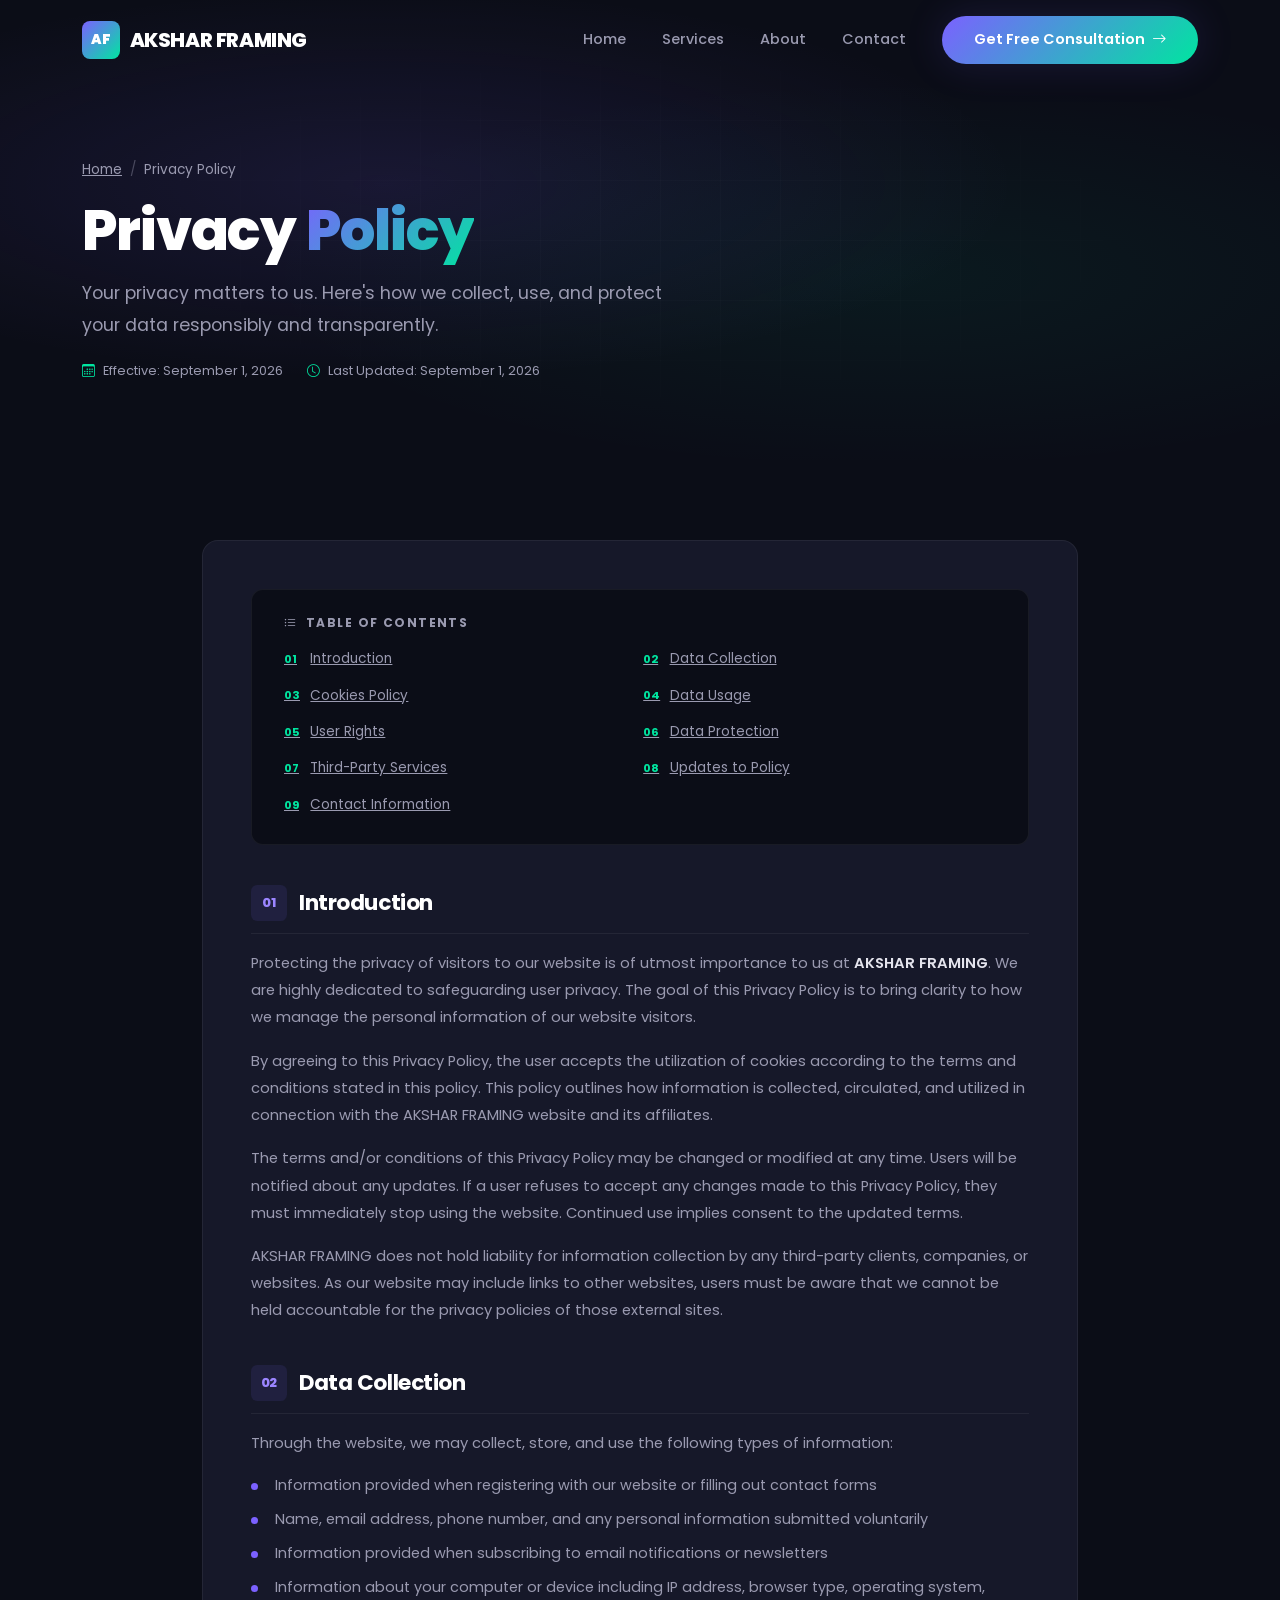
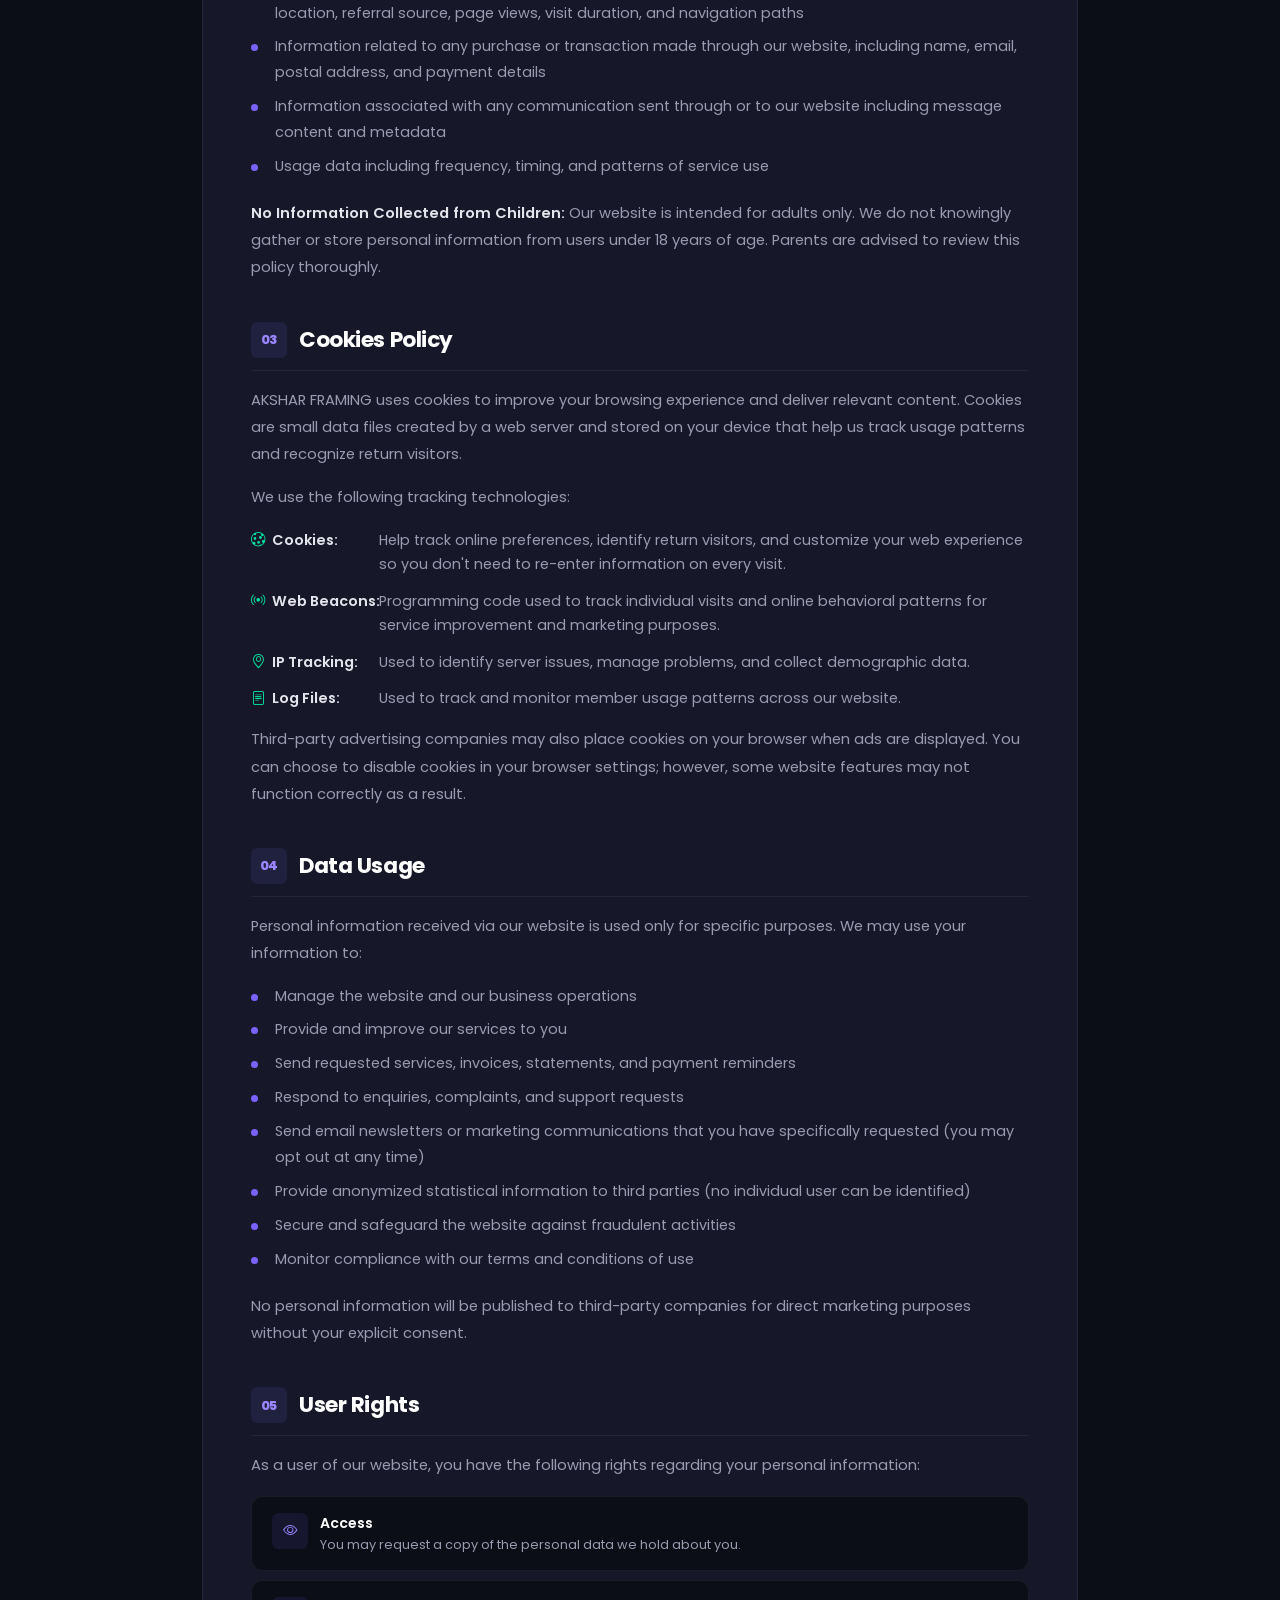
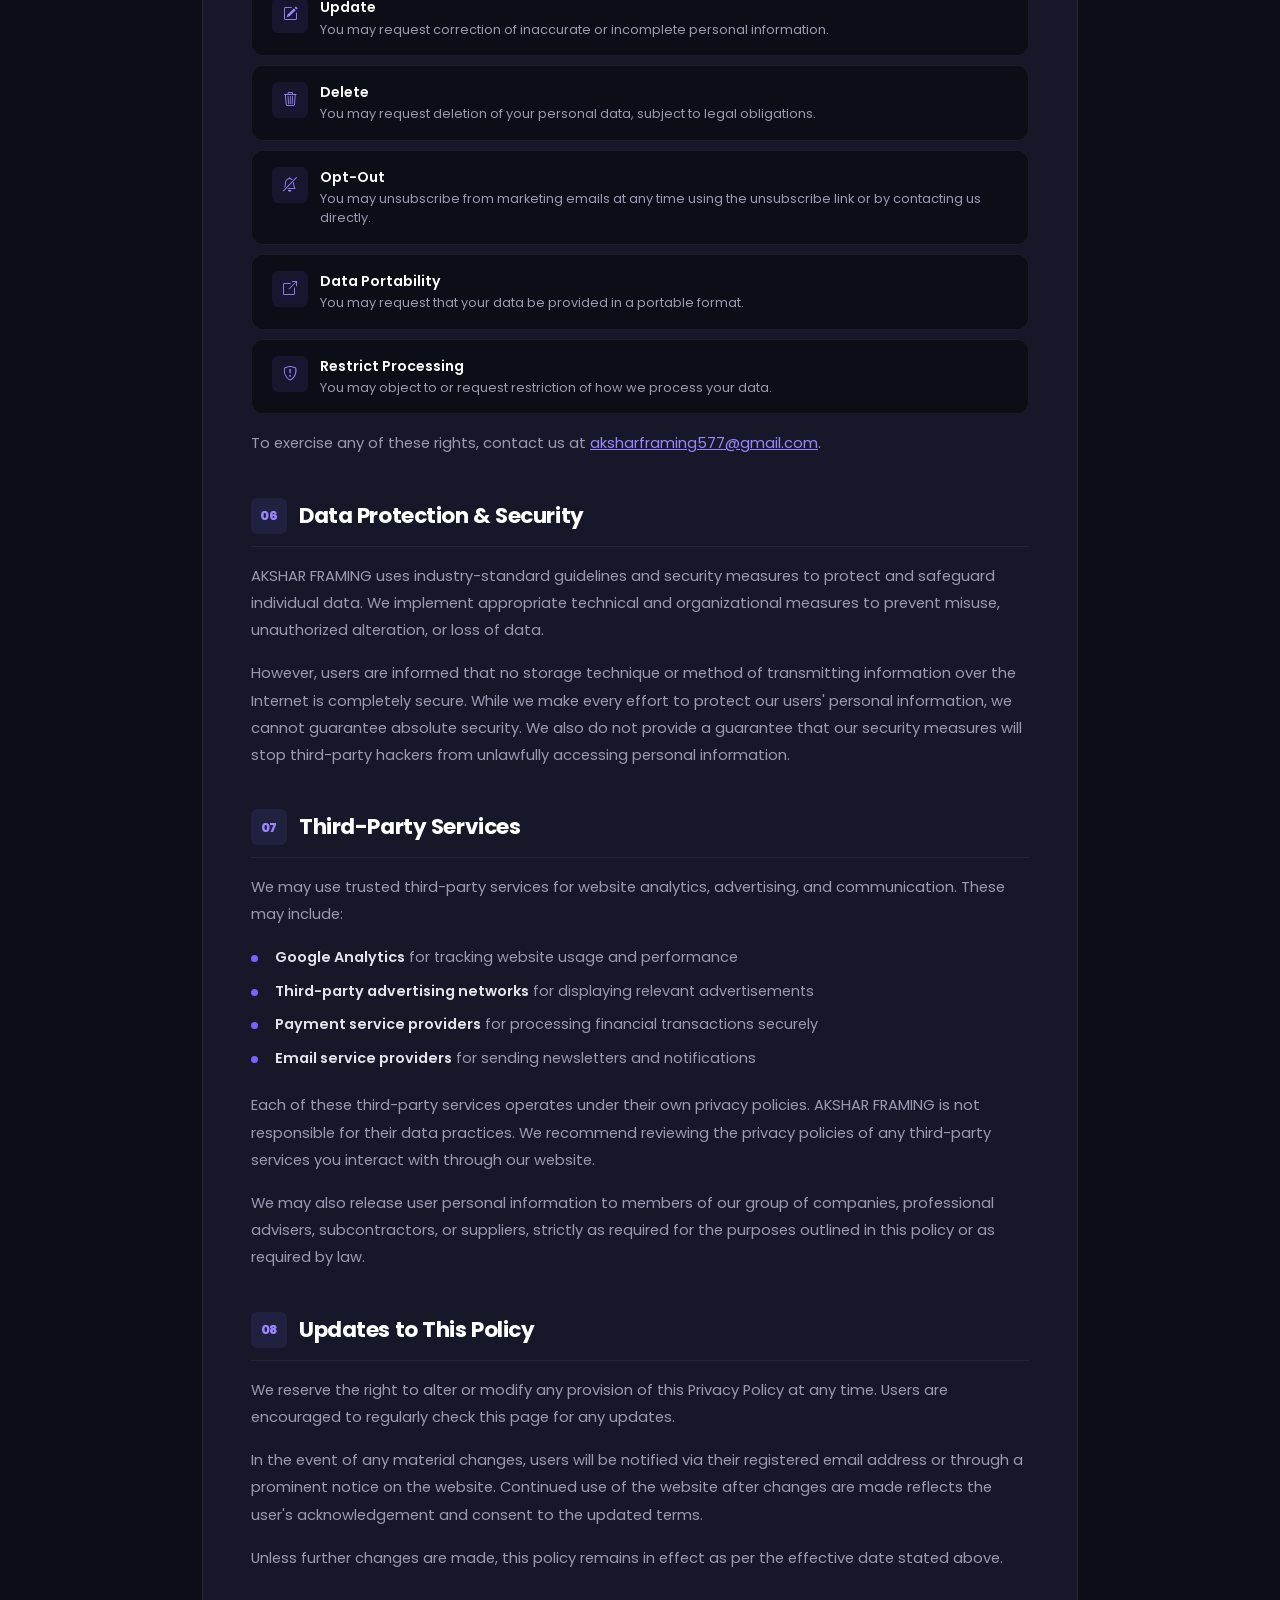
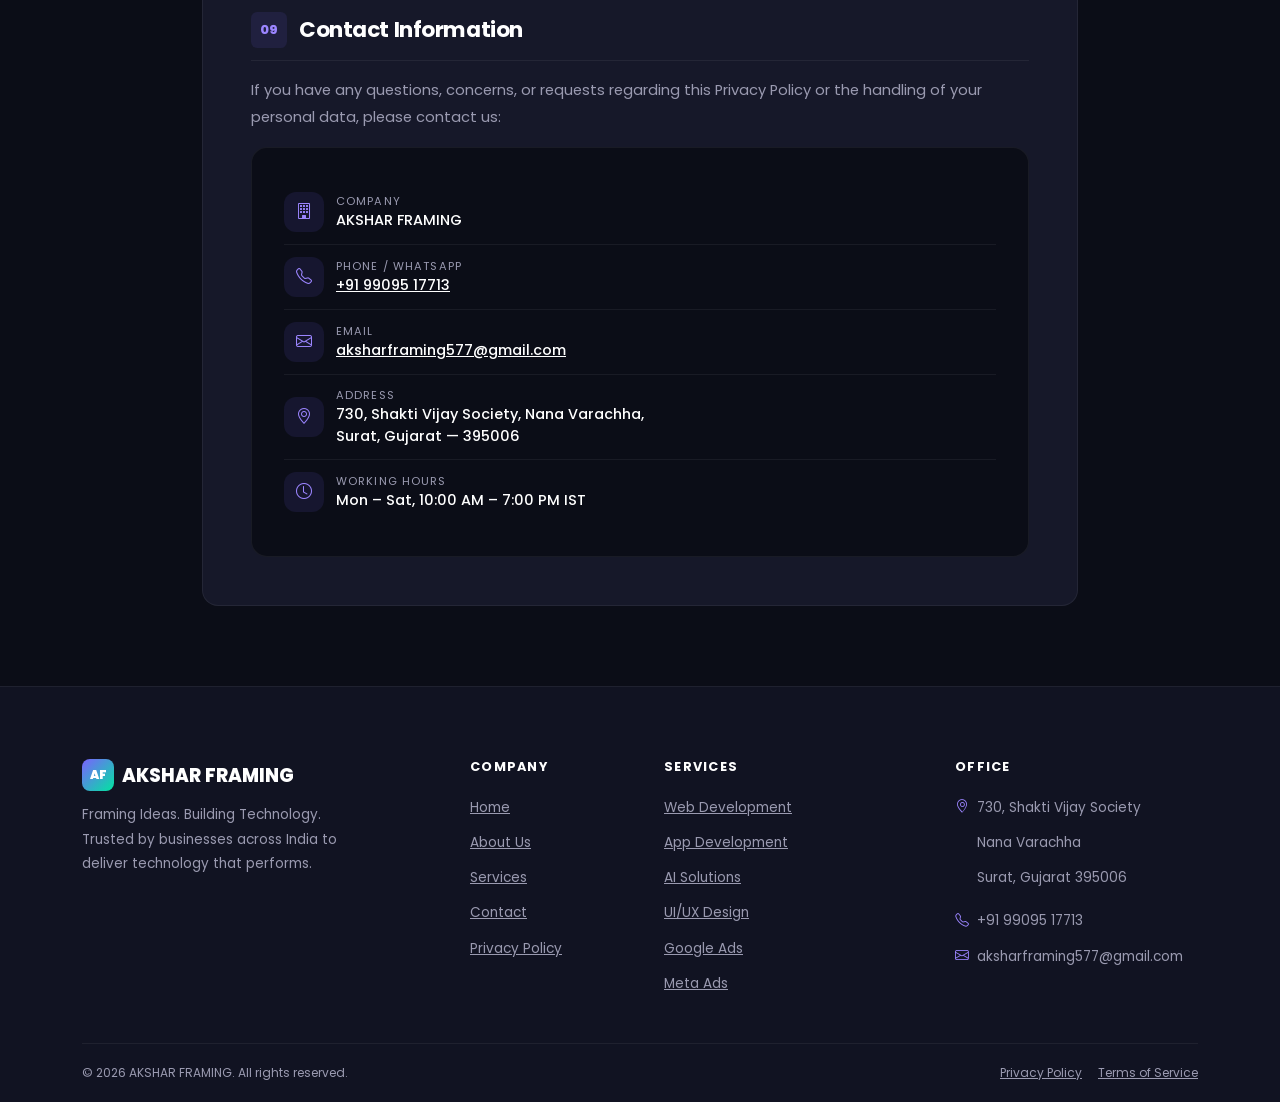
<file: privacy.html>
<!DOCTYPE html>
<html lang="en">
<head>
  <meta charset="UTF-8">
  <meta name="viewport" content="width=device-width, initial-scale=1.0">
  <meta name="description" content="Privacy Policy — AKSHAR FRAMING. Learn how we collect, use, and protect your personal information when you visit our website or use our services.">
  <meta name="author" content="AKSHAR FRAMING">
  <meta name="robots" content="index, follow">

  <link rel="icon" type="image/svg+xml" href="data:image/svg+xml,<svg xmlns='http://www.w3.org/2000/svg' viewBox='0 0 100 100'><rect rx='20' width='100' height='100' fill='%237B61FF'/><text x='50' y='68' font-size='55' font-weight='900' fill='white' text-anchor='middle' font-family='sans-serif'>AF</text></svg>">

  <title>Privacy Policy — AKSHAR FRAMING</title>

  <link href="https://cdn.jsdelivr.net/npm/bootstrap@5.3.3/dist/css/bootstrap.min.css" rel="stylesheet">
  <link href="https://cdn.jsdelivr.net/npm/bootstrap-icons@1.11.3/font/bootstrap-icons.min.css" rel="stylesheet">
  <link href="https://fonts.googleapis.com/css2?family=Poppins:wght@300;400;500;600;700;800;900&display=swap" rel="stylesheet">

  <style>
    :root {
      --af-primary:        #7B61FF;
      --af-primary-light:  #9B85FF;
      --af-primary-dark:   #5A3FE6;
      --af-accent:         #00E5A0;
      --af-accent-dark:    #00C98A;
      --af-bg:             #0B0D17;
      --af-bg-light:       #111322;
      --af-surface:        #161829;
      --af-surface-hover:  #1E2038;
      --af-border:         rgba(255, 255, 255, 0.06);
      --af-glass:          rgba(255, 255, 255, 0.03);
      --af-glass-border:   rgba(255, 255, 255, 0.08);
      --af-text:           #E4E4ED;
      --af-text-muted:     #9A9AB0;
      --af-text-heading:   #FFFFFF;
      --af-gradient:       linear-gradient(135deg, var(--af-primary), var(--af-accent));
      --af-shadow-glow:    0 0 40px rgba(123, 97, 255, 0.15);
      --af-radius:         0.75rem;
      --af-radius-lg:      1rem;
      --af-transition:     300ms ease;
    }

    * { -webkit-font-smoothing: antialiased; -moz-osx-font-smoothing: grayscale; }
    ::selection { background: var(--af-primary); color: #fff; }
    html { scroll-behavior: smooth; scroll-padding-top: 80px; }

    body {
      font-family: 'Poppins', sans-serif;
      background-color: var(--af-bg);
      color: var(--af-text);
      overflow-x: hidden;
    }

    h1, h2, h3, h4, h5, h6 {
      color: var(--af-text-heading);
      font-weight: 700;
      letter-spacing: -0.02em;
    }

    a { transition: color var(--af-transition); color: var(--af-primary-light); }
    a:hover { color: var(--af-accent); }

    .text-gradient {
      background: var(--af-gradient);
      -webkit-background-clip: text;
      -webkit-text-fill-color: transparent;
      background-clip: text;
    }

    .section-label {
      display: inline-flex;
      align-items: center;
      gap: 0.5rem;
      font-size: 0.8rem;
      font-weight: 600;
      text-transform: uppercase;
      letter-spacing: 0.15em;
      color: var(--af-accent);
      margin-bottom: 0.75rem;
    }

    .section-label::before {
      content: '';
      width: 12px;
      height: 2px;
      background: var(--af-accent);
      border-radius: 999px;
    }

    /* Navbar */
    .navbar {
      background: transparent;
      transition: all var(--af-transition);
      padding-block: 1rem;
    }

    .navbar.scrolled {
      background: rgba(11, 13, 23, 0.88) !important;
      backdrop-filter: blur(20px) saturate(180%);
      -webkit-backdrop-filter: blur(20px) saturate(180%);
      border-bottom: 1px solid var(--af-border);
      padding-block: 0.6rem;
      box-shadow: 0 4px 30px rgba(0, 0, 0, 0.3);
    }

    .navbar-brand {
      display: flex;
      align-items: center;
      gap: 0.6rem;
      font-weight: 800;
      font-size: 1.25rem;
      color: var(--af-text-heading) !important;
      letter-spacing: -0.02em;
    }

    .navbar-brand__icon {
      width: 38px;
      height: 38px;
      background: var(--af-gradient);
      border-radius: 0.5rem;
      display: flex;
      align-items: center;
      justify-content: center;
      font-weight: 900;
      font-size: 0.85rem;
      color: #fff;
    }

    .navbar-dark .navbar-nav .nav-link {
      color: var(--af-text-muted);
      font-size: 0.9rem;
      font-weight: 500;
      padding: 0.5rem 1rem;
      position: relative;
      transition: color var(--af-transition);
    }

    .navbar-dark .navbar-nav .nav-link::after {
      content: '';
      position: absolute;
      bottom: 2px;
      left: 1rem;
      right: 1rem;
      height: 2px;
      background: var(--af-gradient);
      border-radius: 999px;
      transform: scaleX(0);
      transition: transform var(--af-transition);
    }

    .navbar-dark .navbar-nav .nav-link:hover,
    .navbar-dark .navbar-nav .nav-link.active { color: var(--af-text-heading); }

    .navbar-dark .navbar-nav .nav-link:hover::after,
    .navbar-dark .navbar-nav .nav-link.active::after { transform: scaleX(1); }

    .navbar-toggler { border: 1px solid var(--af-glass-border); padding: 0.4rem 0.6rem; }
    .navbar-toggler:focus { box-shadow: 0 0 0 3px rgba(123, 97, 255, 0.2); }
    .navbar-toggler-icon { filter: invert(1); }
    .navbar .offcanvas { background: var(--af-surface); border-left: 1px solid var(--af-border); }
    .navbar .offcanvas .offcanvas-header { border-bottom: 1px solid var(--af-border); }
    .navbar .offcanvas .btn-close { filter: invert(1); }

    /* Buttons */
    .btn-af-primary {
      background: var(--af-gradient);
      color: #fff;
      border: none;
      border-radius: 999px;
      padding: 0.8rem 2rem;
      font-weight: 600;
      font-size: 0.9rem;
      box-shadow: var(--af-shadow-glow);
      transition: all var(--af-transition);
    }

    .btn-af-primary:hover {
      transform: translateY(-3px);
      box-shadow: 0 0 60px rgba(123, 97, 255, 0.35);
      color: #fff;
    }

    /* Page Header */
    .page-header {
      padding-top: 10rem;
      padding-bottom: 5rem;
      position: relative;
      overflow: hidden;
    }

    .page-header__bg {
      position: absolute;
      inset: 0;
      background:
        radial-gradient(ellipse at 30% 40%, rgba(123, 97, 255, 0.12) 0%, transparent 50%),
        radial-gradient(ellipse at 70% 60%, rgba(0, 229, 160, 0.06) 0%, transparent 50%);
      z-index: 0;
    }

    .page-header__grid {
      position: absolute;
      inset: 0;
      background-image:
        linear-gradient(rgba(255,255,255,0.015) 1px, transparent 1px),
        linear-gradient(90deg, rgba(255,255,255,0.015) 1px, transparent 1px);
      background-size: 60px 60px;
      mask-image: radial-gradient(ellipse at center, black 20%, transparent 70%);
      -webkit-mask-image: radial-gradient(ellipse at center, black 20%, transparent 70%);
    }

    .page-header__content { position: relative; z-index: 1; }

    .page-header__breadcrumb {
      display: flex;
      align-items: center;
      gap: 0.5rem;
      font-size: 0.85rem;
      color: var(--af-text-muted);
      margin-bottom: 1.25rem;
    }

    .page-header__breadcrumb a { color: var(--af-text-muted); }
    .page-header__breadcrumb a:hover { color: var(--af-primary-light); }
    .page-header__breadcrumb .sep { opacity: 0.4; }

    .page-header__title {
      font-size: clamp(2.2rem, 5vw, 3.5rem);
      font-weight: 800;
      line-height: 1.1;
      margin-bottom: 1rem;
      animation: fadeInUp 0.6s ease both;
    }

    .page-header__desc {
      font-size: 1.1rem;
      color: var(--af-text-muted);
      max-width: 600px;
      line-height: 1.8;
      animation: fadeInUp 0.6s ease 0.1s both;
    }

    .page-header__meta {
      display: flex;
      gap: 1.5rem;
      margin-top: 1.25rem;
      font-size: 0.8rem;
      color: var(--af-text-muted);
      animation: fadeInUp 0.6s ease 0.2s both;
    }

    .page-header__meta i { color: var(--af-accent); margin-right: 0.3rem; }


    /* ============================================
       LEGAL / PRIVACY CONTENT
       ============================================ */
    .legal-section {
      padding-block: 5rem;
    }

    .legal-card {
      background: var(--af-surface);
      border: 1px solid var(--af-border);
      border-radius: var(--af-radius-lg);
      padding: 3rem;
    }

    @media (max-width: 767.98px) {
      .legal-card { padding: 1.75rem; }
    }

    /* Table of contents */
    .toc {
      background: var(--af-bg);
      border: 1px solid var(--af-border);
      border-radius: var(--af-radius);
      padding: 1.5rem 2rem;
      margin-bottom: 2.5rem;
    }

    .toc__title {
      font-size: 0.75rem;
      font-weight: 700;
      text-transform: uppercase;
      letter-spacing: 0.12em;
      color: var(--af-text-muted);
      margin-bottom: 0.75rem;
    }

    .toc__list {
      list-style: none;
      padding: 0;
      margin: 0;
      display: grid;
      grid-template-columns: 1fr 1fr;
      gap: 0.4rem;
    }

    @media (max-width: 575.98px) {
      .toc__list { grid-template-columns: 1fr; }
    }

    .toc__list li a {
      font-size: 0.85rem;
      color: var(--af-text-muted);
      display: flex;
      align-items: center;
      gap: 0.4rem;
      padding: 0.3rem 0;
      transition: all 200ms ease;
    }

    .toc__list li a:hover {
      color: var(--af-primary-light);
      padding-left: 0.3rem;
    }

    .toc__list li a .num {
      font-size: 0.7rem;
      font-weight: 700;
      color: var(--af-accent);
      width: 20px;
    }

    /* Section headings */
    .legal-heading {
      font-size: 1.35rem;
      font-weight: 700;
      margin-top: 2.5rem;
      margin-bottom: 1rem;
      padding-bottom: 0.75rem;
      border-bottom: 1px solid var(--af-border);
      display: flex;
      align-items: center;
      gap: 0.75rem;
    }

    .legal-heading__number {
      width: 36px;
      height: 36px;
      min-width: 36px;
      background: rgba(123, 97, 255, 0.1);
      border-radius: 0.4rem;
      display: flex;
      align-items: center;
      justify-content: center;
      font-size: 0.8rem;
      font-weight: 800;
      color: var(--af-primary-light);
    }

    .legal-heading:first-of-type { margin-top: 0; }

    /* Content paragraphs */
    .legal-card p {
      font-size: 0.92rem;
      color: var(--af-text-muted);
      line-height: 1.85;
      margin-bottom: 1rem;
    }

    .legal-card strong {
      color: var(--af-text);
      font-weight: 600;
    }

    /* Lists */
    .legal-list {
      list-style: none;
      padding: 0;
      margin: 0 0 1.25rem 0;
    }

    .legal-list li {
      position: relative;
      padding-left: 1.5rem;
      font-size: 0.9rem;
      color: var(--af-text-muted);
      line-height: 1.8;
      margin-bottom: 0.5rem;
    }

    .legal-list li::before {
      content: '';
      position: absolute;
      left: 0;
      top: 10px;
      width: 7px;
      height: 7px;
      background: var(--af-primary);
      border-radius: 50%;
    }

    /* Definition items */
    .def-item {
      display: flex;
      gap: 0.5rem;
      margin-bottom: 0.75rem;
      font-size: 0.9rem;
      color: var(--af-text-muted);
      line-height: 1.7;
    }

    .def-item__label {
      font-weight: 600;
      color: var(--af-text);
      white-space: nowrap;
      min-width: 120px;
    }

    /* Rights cards */
    .right-card {
      background: var(--af-bg);
      border: 1px solid var(--af-border);
      border-radius: var(--af-radius);
      padding: 1rem 1.25rem;
      margin-bottom: 0.6rem;
      display: flex;
      align-items: flex-start;
      gap: 0.75rem;
      transition: all var(--af-transition);
    }

    .right-card:hover {
      border-color: rgba(123, 97, 255, 0.15);
      background: var(--af-surface-hover);
    }

    .right-card__icon {
      width: 36px;
      height: 36px;
      min-width: 36px;
      background: rgba(123, 97, 255, 0.1);
      border-radius: 0.4rem;
      display: flex;
      align-items: center;
      justify-content: center;
      font-size: 0.9rem;
      color: var(--af-primary-light);
    }

    .right-card__title {
      font-size: 0.88rem;
      font-weight: 600;
      color: var(--af-text-heading);
      margin-bottom: 1px;
    }

    .right-card__desc {
      font-size: 0.8rem;
      color: var(--af-text-muted);
      line-height: 1.5;
    }

    /* Contact box */
    .contact-box {
      background: var(--af-bg);
      border: 1px solid var(--af-border);
      border-radius: var(--af-radius-lg);
      padding: 2rem;
      margin-top: 1rem;
    }

    .contact-box__row {
      display: flex;
      align-items: center;
      gap: 0.75rem;
      padding: 0.75rem 0;
      border-bottom: 1px solid var(--af-border);
    }

    .contact-box__row:last-child { border-bottom: none; }

    .contact-box__icon {
      width: 40px;
      height: 40px;
      min-width: 40px;
      background: rgba(123, 97, 255, 0.1);
      border-radius: var(--af-radius);
      display: flex;
      align-items: center;
      justify-content: center;
      color: var(--af-primary-light);
    }

    .contact-box__label {
      font-size: 0.7rem;
      text-transform: uppercase;
      letter-spacing: 0.1em;
      color: var(--af-text-muted);
    }

    .contact-box__value {
      font-size: 0.9rem;
      font-weight: 500;
      color: var(--af-text-heading);
    }


    /* Footer */
    .footer {
      background: var(--af-bg-light);
      border-top: 1px solid var(--af-border);
      padding-top: 4.5rem;
    }

    .footer__brand-name {
      display: flex;
      align-items: center;
      gap: 0.5rem;
      font-size: 1.15rem;
      font-weight: 800;
      color: var(--af-text-heading);
      margin-bottom: 0.75rem;
    }

    .footer__desc { font-size: 0.85rem; color: var(--af-text-muted); line-height: 1.8; max-width: 280px; margin-bottom: 1.25rem; }
    .footer__social { display: flex; gap: 0.5rem; }

    .footer__social-link {
      width: 40px; height: 40px; border: 1px solid var(--af-border); border-radius: 0.5rem;
      display: flex; align-items: center; justify-content: center; color: var(--af-text-muted);
      font-size: 1rem; transition: all 200ms ease;
    }

    .footer__social-link:hover { border-color: var(--af-primary); color: var(--af-primary-light); background: rgba(123, 97, 255, 0.08); }

    .footer__title { font-size: 0.8rem; font-weight: 700; color: var(--af-text-heading); text-transform: uppercase; letter-spacing: 0.1em; margin-bottom: 1.25rem; }

    .footer__links { list-style: none; padding: 0; margin: 0; display: flex; flex-direction: column; gap: 0.7rem; }
    .footer__links li a, .footer__links li span { font-size: 0.85rem; color: var(--af-text-muted); transition: all 200ms ease; }
    .footer__links li a:hover { color: var(--af-text-heading); padding-left: 4px; }

    .footer__bottom { border-top: 1px solid var(--af-border); padding: 1.25rem 0; margin-top: 3rem; }
    .footer__copyright { font-size: 0.75rem; color: var(--af-text-muted); }
    .footer__bottom-link { font-size: 0.75rem; color: var(--af-text-muted); transition: color 200ms ease; }
    .footer__bottom-link:hover { color: var(--af-text); }

    /* Back to top */
    .back-to-top {
      position: fixed; bottom: 1.5rem; right: 1.5rem; width: 44px; height: 44px;
      background: var(--af-surface); border: 1px solid var(--af-border); border-radius: 0.5rem;
      display: flex; align-items: center; justify-content: center; color: var(--af-text);
      font-size: 1.1rem; z-index: 900; opacity: 0; visibility: hidden; transform: translateY(10px);
      transition: all var(--af-transition); cursor: pointer;
    }
    .back-to-top.visible { opacity: 1; visibility: visible; transform: translateY(0); }
    .back-to-top:hover { background: var(--af-primary); border-color: var(--af-primary); color: #fff; }

    /* Reveal */
    .reveal { opacity: 0; transform: translateY(30px); transition: all 0.7s cubic-bezier(0.16, 1, 0.3, 1); }
    .reveal.visible { opacity: 1; transform: translateY(0); }

    @keyframes fadeInUp { from { opacity: 0; transform: translateY(28px); } to { opacity: 1; transform: translateY(0); } }

    /* ============================================
       GLOBAL OVERFLOW FIX
       ============================================ */
    html, body { overflow-x: hidden; max-width: 100vw; }

    /* ============================================
       RESPONSIVE — TABLET (≤992px)
       ============================================ */
    @media (max-width: 991.98px) {
      .page-header { padding-top: 8rem; padding-bottom: 3.5rem; }
      .navbar .btn-af-primary { padding: 0.6rem 1.5rem; font-size: 0.85rem; }
      .legal-section { padding-block: 4rem; }
    }

    /* ============================================
       RESPONSIVE — MOBILE (≤768px)
       ============================================ */
    @media (max-width: 767.98px) {
      .page-header { padding-top: 7rem; padding-bottom: 3rem; }
      .page-header__title { font-size: 1.85rem; }
      .page-header__desc { font-size: 0.95rem; }
      .page-header__meta { flex-direction: column; gap: 0.5rem; }
      .legal-card { padding: 2rem; }
      .legal-heading { font-size: 1.15rem; gap: 0.6rem; }
      .legal-heading__number { width: 32px; height: 32px; min-width: 32px; font-size: 0.75rem; }
      .legal-card p { font-size: 0.85rem; }
      .legal-list li { font-size: 0.85rem; }
      .toc { padding: 1.25rem 1.5rem; }
      .toc__list { grid-template-columns: 1fr; }
      .def-item { flex-direction: column; gap: 0.15rem; }
      .def-item__label { min-width: auto; }
      .right-card { padding: 0.85rem 1rem; }
      .right-card__title { font-size: 0.82rem; }
      .right-card__desc { font-size: 0.75rem; }
      .contact-box { padding: 1.5rem; }
      .contact-box__icon { width: 36px; height: 36px; min-width: 36px; }
      .contact-box__value { font-size: 0.85rem; }
      .footer { padding-top: 3rem; }
      .footer__bottom .d-flex { flex-direction: column; gap: 0.5rem; text-align: center; }
      .section-label { font-size: 0.7rem; }
      .navbar-brand { font-size: 1.05rem; }
      .navbar-brand__icon { width: 32px; height: 32px; font-size: 0.75rem; }
    }

    /* ============================================
       RESPONSIVE — EXTRA SMALL (≤480px)
       ============================================ */
    @media (max-width: 480px) {
      .page-header { padding-top: 6.5rem; padding-bottom: 2.5rem; }
      .page-header__title { font-size: 1.6rem; }
      .legal-card { padding: 1.25rem; }
      .legal-heading { font-size: 1.05rem; margin-top: 2rem; }
      .legal-card p { font-size: 0.82rem; line-height: 1.75; }
      .legal-list li { font-size: 0.82rem; padding-left: 1.25rem; }
      .toc { padding: 1rem; }
      .toc__list li a { font-size: 0.78rem; }
      .right-card { gap: 0.6rem; }
      .right-card__icon { width: 32px; height: 32px; min-width: 32px; font-size: 0.8rem; }
      .contact-box { padding: 1.25rem; }
      .contact-box__row { gap: 0.6rem; }
      .btn-af-primary { padding: 0.7rem 1.5rem; font-size: 0.85rem; }
      .footer__brand-name { font-size: 1rem; }
    }
  </style>
</head>
<body>

  <!-- NAVBAR -->
  <nav class="navbar navbar-dark navbar-expand-lg fixed-top" id="mainNav">
    <div class="container">
      <a class="navbar-brand" href="index.html">
        <span class="navbar-brand__icon">AF</span> AKSHAR FRAMING
      </a>
      <button class="navbar-toggler" type="button" data-bs-toggle="offcanvas" data-bs-target="#navbarOffcanvas" aria-controls="navbarOffcanvas" aria-label="Toggle navigation">
        <span class="navbar-toggler-icon"></span>
      </button>
      <div class="offcanvas offcanvas-end" tabindex="-1" id="navbarOffcanvas">
        <div class="offcanvas-header">
          <h5 class="offcanvas-title" style="color: var(--af-text-heading); font-weight: 700;">
            <span class="navbar-brand__icon me-2" style="display:inline-flex;">AF</span> AKSHAR FRAMING
          </h5>
          <button type="button" class="btn-close" data-bs-dismiss="offcanvas" aria-label="Close"></button>
        </div>
        <div class="offcanvas-body">
          <ul class="navbar-nav ms-auto align-items-lg-center gap-lg-1">
            <li class="nav-item"><a class="nav-link" href="index.html">Home</a></li>
            <li class="nav-item"><a class="nav-link" href="services.html">Services</a></li>
            <li class="nav-item"><a class="nav-link" href="about.html">About</a></li>
            <li class="nav-item"><a class="nav-link" href="contact.html">Contact</a></li>
            <li class="nav-item ms-lg-3">
              <a class="btn btn-af-primary" href="contact.html">Get Free Consultation <i class="bi bi-arrow-right ms-1"></i></a>
            </li>
          </ul>
        </div>
      </div>
    </div>
  </nav>


  <!-- PAGE HEADER -->
  <section class="page-header">
    <div class="page-header__bg"><div class="page-header__grid"></div></div>
    <div class="container page-header__content">
      <div class="page-header__breadcrumb">
        <a href="index.html">Home</a>
        <span class="sep">/</span>
        <span>Privacy Policy</span>
      </div>
      <h1 class="page-header__title">Privacy <span class="text-gradient">Policy</span></h1>
      <p class="page-header__desc">Your privacy matters to us. Here's how we collect, use, and protect your data responsibly and transparently.</p>
      <div class="page-header__meta">
        <span><i class="bi bi-calendar3"></i> Effective: September 1, 2026</span>
        <span><i class="bi bi-clock"></i> Last Updated: September 1, 2026</span>
      </div>
    </div>
  </section>


  <!-- PRIVACY CONTENT -->
  <section class="legal-section">
    <div class="container" style="max-width: 900px;">
      <div class="legal-card reveal">

        <!-- Table of Contents -->
        <div class="toc">
          <div class="toc__title"><i class="bi bi-list-ul me-1"></i> Table of Contents</div>
          <ol class="toc__list">
            <li><a href="#section-1"><span class="num">01</span> Introduction</a></li>
            <li><a href="#section-2"><span class="num">02</span> Data Collection</a></li>
            <li><a href="#section-3"><span class="num">03</span> Cookies Policy</a></li>
            <li><a href="#section-4"><span class="num">04</span> Data Usage</a></li>
            <li><a href="#section-5"><span class="num">05</span> User Rights</a></li>
            <li><a href="#section-6"><span class="num">06</span> Data Protection</a></li>
            <li><a href="#section-7"><span class="num">07</span> Third-Party Services</a></li>
            <li><a href="#section-8"><span class="num">08</span> Updates to Policy</a></li>
            <li><a href="#section-9"><span class="num">09</span> Contact Information</a></li>
          </ol>
        </div>


        <!-- 1. Introduction -->
        <h2 class="legal-heading" id="section-1">
          <span class="legal-heading__number">01</span> Introduction
        </h2>

        <p>Protecting the privacy of visitors to our website is of utmost importance to us at <strong>AKSHAR FRAMING</strong>. We are highly dedicated to safeguarding user privacy. The goal of this Privacy Policy is to bring clarity to how we manage the personal information of our website visitors.</p>

        <p>By agreeing to this Privacy Policy, the user accepts the utilization of cookies according to the terms and conditions stated in this policy. This policy outlines how information is collected, circulated, and utilized in connection with the AKSHAR FRAMING website and its affiliates.</p>

        <p>The terms and/or conditions of this Privacy Policy may be changed or modified at any time. Users will be notified about any updates. If a user refuses to accept any changes made to this Privacy Policy, they must immediately stop using the website. Continued use implies consent to the updated terms.</p>

        <p>AKSHAR FRAMING does not hold liability for information collection by any third-party clients, companies, or websites. As our website may include links to other websites, users must be aware that we cannot be held accountable for the privacy policies of those external sites.</p>


        <!-- 2. Data Collection -->
        <h2 class="legal-heading" id="section-2">
          <span class="legal-heading__number">02</span> Data Collection
        </h2>

        <p>Through the website, we may collect, store, and use the following types of information:</p>

        <ul class="legal-list">
          <li>Information provided when registering with our website or filling out contact forms</li>
          <li>Name, email address, phone number, and any personal information submitted voluntarily</li>
          <li>Information provided when subscribing to email notifications or newsletters</li>
          <li>Information about your computer or device including IP address, browser type, operating system, location, referral source, page views, visit duration, and navigation paths</li>
          <li>Information related to any purchase or transaction made through our website, including name, email, postal address, and payment details</li>
          <li>Information associated with any communication sent through or to our website including message content and metadata</li>
          <li>Usage data including frequency, timing, and patterns of service use</li>
        </ul>

        <p><strong>No Information Collected from Children:</strong> Our website is intended for adults only. We do not knowingly gather or store personal information from users under 18 years of age. Parents are advised to review this policy thoroughly.</p>


        <!-- 3. Cookies Policy -->
        <h2 class="legal-heading" id="section-3">
          <span class="legal-heading__number">03</span> Cookies Policy
        </h2>

        <p>AKSHAR FRAMING uses cookies to improve your browsing experience and deliver relevant content. Cookies are small data files created by a web server and stored on your device that help us track usage patterns and recognize return visitors.</p>

        <p>We use the following tracking technologies:</p>

        <div class="def-item">
          <span class="def-item__label"><i class="bi bi-cookie me-1" style="color: var(--af-accent);"></i> Cookies:</span>
          <span>Help track online preferences, identify return visitors, and customize your web experience so you don't need to re-enter information on every visit.</span>
        </div>

        <div class="def-item">
          <span class="def-item__label"><i class="bi bi-broadcast me-1" style="color: var(--af-accent);"></i> Web Beacons:</span>
          <span>Programming code used to track individual visits and online behavioral patterns for service improvement and marketing purposes.</span>
        </div>

        <div class="def-item">
          <span class="def-item__label"><i class="bi bi-geo-alt me-1" style="color: var(--af-accent);"></i> IP Tracking:</span>
          <span>Used to identify server issues, manage problems, and collect demographic data.</span>
        </div>

        <div class="def-item">
          <span class="def-item__label"><i class="bi bi-file-text me-1" style="color: var(--af-accent);"></i> Log Files:</span>
          <span>Used to track and monitor member usage patterns across our website.</span>
        </div>

        <p style="margin-top: 1rem;">Third-party advertising companies may also place cookies on your browser when ads are displayed. You can choose to disable cookies in your browser settings; however, some website features may not function correctly as a result.</p>


        <!-- 4. Data Usage -->
        <h2 class="legal-heading" id="section-4">
          <span class="legal-heading__number">04</span> Data Usage
        </h2>

        <p>Personal information received via our website is used only for specific purposes. We may use your information to:</p>

        <ul class="legal-list">
          <li>Manage the website and our business operations</li>
          <li>Provide and improve our services to you</li>
          <li>Send requested services, invoices, statements, and payment reminders</li>
          <li>Respond to enquiries, complaints, and support requests</li>
          <li>Send email newsletters or marketing communications that you have specifically requested (you may opt out at any time)</li>
          <li>Provide anonymized statistical information to third parties (no individual user can be identified)</li>
          <li>Secure and safeguard the website against fraudulent activities</li>
          <li>Monitor compliance with our terms and conditions of use</li>
        </ul>

        <p>No personal information will be published to third-party companies for direct marketing purposes without your explicit consent.</p>


        <!-- 5. User Rights -->
        <h2 class="legal-heading" id="section-5">
          <span class="legal-heading__number">05</span> User Rights
        </h2>

        <p>As a user of our website, you have the following rights regarding your personal information:</p>

        <div class="right-card">
          <div class="right-card__icon"><i class="bi bi-eye"></i></div>
          <div>
            <div class="right-card__title">Access</div>
            <div class="right-card__desc">You may request a copy of the personal data we hold about you.</div>
          </div>
        </div>

        <div class="right-card">
          <div class="right-card__icon"><i class="bi bi-pencil-square"></i></div>
          <div>
            <div class="right-card__title">Update</div>
            <div class="right-card__desc">You may request correction of inaccurate or incomplete personal information.</div>
          </div>
        </div>

        <div class="right-card">
          <div class="right-card__icon"><i class="bi bi-trash3"></i></div>
          <div>
            <div class="right-card__title">Delete</div>
            <div class="right-card__desc">You may request deletion of your personal data, subject to legal obligations.</div>
          </div>
        </div>

        <div class="right-card">
          <div class="right-card__icon"><i class="bi bi-bell-slash"></i></div>
          <div>
            <div class="right-card__title">Opt-Out</div>
            <div class="right-card__desc">You may unsubscribe from marketing emails at any time using the unsubscribe link or by contacting us directly.</div>
          </div>
        </div>

        <div class="right-card">
          <div class="right-card__icon"><i class="bi bi-box-arrow-up-right"></i></div>
          <div>
            <div class="right-card__title">Data Portability</div>
            <div class="right-card__desc">You may request that your data be provided in a portable format.</div>
          </div>
        </div>

        <div class="right-card">
          <div class="right-card__icon"><i class="bi bi-shield-exclamation"></i></div>
          <div>
            <div class="right-card__title">Restrict Processing</div>
            <div class="right-card__desc">You may object to or request restriction of how we process your data.</div>
          </div>
        </div>

        <p style="margin-top: 1rem;">To exercise any of these rights, contact us at <a href="mailto:aksharframing577@gmail.com">aksharframing577@gmail.com</a>.</p>


        <!-- 6. Data Protection -->
        <h2 class="legal-heading" id="section-6">
          <span class="legal-heading__number">06</span> Data Protection & Security
        </h2>

        <p>AKSHAR FRAMING uses industry-standard guidelines and security measures to protect and safeguard individual data. We implement appropriate technical and organizational measures to prevent misuse, unauthorized alteration, or loss of data.</p>

        <p>However, users are informed that no storage technique or method of transmitting information over the Internet is completely secure. While we make every effort to protect our users' personal information, we cannot guarantee absolute security. We also do not provide a guarantee that our security measures will stop third-party hackers from unlawfully accessing personal information.</p>


        <!-- 7. Third-Party Services -->
        <h2 class="legal-heading" id="section-7">
          <span class="legal-heading__number">07</span> Third-Party Services
        </h2>

        <p>We may use trusted third-party services for website analytics, advertising, and communication. These may include:</p>

        <ul class="legal-list">
          <li><strong>Google Analytics</strong> for tracking website usage and performance</li>
          <li><strong>Third-party advertising networks</strong> for displaying relevant advertisements</li>
          <li><strong>Payment service providers</strong> for processing financial transactions securely</li>
          <li><strong>Email service providers</strong> for sending newsletters and notifications</li>
        </ul>

        <p>Each of these third-party services operates under their own privacy policies. AKSHAR FRAMING is not responsible for their data practices. We recommend reviewing the privacy policies of any third-party services you interact with through our website.</p>

        <p>We may also release user personal information to members of our group of companies, professional advisers, subcontractors, or suppliers, strictly as required for the purposes outlined in this policy or as required by law.</p>


        <!-- 8. Updates to Policy -->
        <h2 class="legal-heading" id="section-8">
          <span class="legal-heading__number">08</span> Updates to This Policy
        </h2>

        <p>We reserve the right to alter or modify any provision of this Privacy Policy at any time. Users are encouraged to regularly check this page for any updates.</p>

        <p>In the event of any material changes, users will be notified via their registered email address or through a prominent notice on the website. Continued use of the website after changes are made reflects the user's acknowledgement and consent to the updated terms.</p>

        <p>Unless further changes are made, this policy remains in effect as per the effective date stated above.</p>


        <!-- 9. Contact -->
        <h2 class="legal-heading" id="section-9">
          <span class="legal-heading__number">09</span> Contact Information
        </h2>

        <p>If you have any questions, concerns, or requests regarding this Privacy Policy or the handling of your personal data, please contact us:</p>

        <div class="contact-box">
          <div class="contact-box__row">
            <div class="contact-box__icon"><i class="bi bi-building"></i></div>
            <div>
              <div class="contact-box__label">Company</div>
              <div class="contact-box__value">AKSHAR FRAMING</div>
            </div>
          </div>
          <div class="contact-box__row">
            <div class="contact-box__icon"><i class="bi bi-telephone"></i></div>
            <div>
              <div class="contact-box__label">Phone / WhatsApp</div>
              <div class="contact-box__value"><a href="tel:+919909517713" style="color: var(--af-text-heading);">+91 99095 17713</a></div>
            </div>
          </div>
          <div class="contact-box__row">
            <div class="contact-box__icon"><i class="bi bi-envelope"></i></div>
            <div>
              <div class="contact-box__label">Email</div>
              <div class="contact-box__value"><a href="mailto:aksharframing577@gmail.com" style="color: var(--af-text-heading);">aksharframing577@gmail.com</a></div>
            </div>
          </div>
          <div class="contact-box__row">
            <div class="contact-box__icon"><i class="bi bi-geo-alt"></i></div>
            <div>
              <div class="contact-box__label">Address</div>
              <div class="contact-box__value">730, Shakti Vijay Society, Nana Varachha,<br>Surat, Gujarat — 395006</div>
            </div>
          </div>
          <div class="contact-box__row">
            <div class="contact-box__icon"><i class="bi bi-clock"></i></div>
            <div>
              <div class="contact-box__label">Working Hours</div>
              <div class="contact-box__value">Mon – Sat, 10:00 AM – 7:00 PM IST</div>
            </div>
          </div>
        </div>

      </div>
    </div>
  </section>


  <!-- FOOTER -->
  <footer class="footer">
    <div class="container">
      <div class="row g-4 g-lg-5">
        <div class="col-lg-4 col-md-6">
          <div class="footer__brand-name">
            <span class="navbar-brand__icon" style="width:32px;height:32px;font-size:0.75rem;">AF</span> AKSHAR FRAMING
          </div>
          <p class="footer__desc">Framing Ideas. Building Technology. Trusted by businesses across India to deliver technology that performs.</p>


        </div>
        <div class="col-lg-2 col-md-6 col-6">
          <h5 class="footer__title">Company</h5>
          <ul class="footer__links">
            <li><a href="index.html">Home</a></li>
            <li><a href="about.html">About Us</a></li>
            <li><a href="services.html">Services</a></li>
            <li><a href="contact.html">Contact</a></li>
            <li><a href="privacy.html">Privacy Policy</a></li>
          </ul>
        </div>
        <div class="col-lg-3 col-md-6 col-6">
          <h5 class="footer__title">Services</h5>
          <ul class="footer__links">
            <li><a href="services.html">Web Development</a></li>
            <li><a href="services.html">App Development</a></li>
            <li><a href="services.html">AI Solutions</a></li>
            <li><a href="services.html">UI/UX Design</a></li>
            <li><a href="services.html">Google Ads</a></li>
            <li><a href="services.html">Meta Ads</a></li>
          </ul>
        </div>
        <div class="col-lg-3 col-md-6">
          <h5 class="footer__title">Office</h5>
          <ul class="footer__links">
            <li><span><i class="bi bi-geo-alt me-2" style="color: var(--af-primary-light);"></i>730, Shakti Vijay Society</span></li>
            <li><span style="padding-left: 1.4rem;">Nana Varachha</span></li>
            <li><span style="padding-left: 1.4rem;">Surat, Gujarat 395006</span></li>
            <li style="margin-top: 0.5rem;"><span><i class="bi bi-telephone me-2" style="color: var(--af-primary-light);"></i>+91 99095 17713</span></li>
            <li><span><i class="bi bi-envelope me-2" style="color: var(--af-primary-light);"></i>aksharframing577@gmail.com</span></li>
          </ul>
        </div>
      </div>
      <div class="footer__bottom">
        <div class="d-flex flex-wrap justify-content-between align-items-center gap-2">
          <p class="footer__copyright mb-0">© 2026 AKSHAR FRAMING. All rights reserved.</p>
          <div class="d-flex gap-3">
            <a href="privacy.html" class="footer__bottom-link">Privacy Policy</a>
            <a href="#" class="footer__bottom-link">Terms of Service</a>
          </div>
        </div>
      </div>
    </div>
  </footer>

  <button class="back-to-top" id="backToTop" aria-label="Back to top"><i class="bi bi-chevron-up"></i></button>

  <script src="https://cdn.jsdelivr.net/npm/bootstrap@5.3.3/dist/js/bootstrap.bundle.min.js"></script>
  <script>
    document.addEventListener('DOMContentLoaded', () => {
      const navbar = document.getElementById('mainNav');
      const onScroll = () => navbar.classList.toggle('scrolled', window.scrollY > 60);
      window.addEventListener('scroll', onScroll, { passive: true });
      onScroll();

      const oc = document.getElementById('navbarOffcanvas');
      const bsOC = oc ? bootstrap.Offcanvas.getOrCreateInstance(oc) : null;
      document.querySelectorAll('#navbarOffcanvas .nav-link').forEach(l => {
        l.addEventListener('click', () => { if (bsOC && window.innerWidth < 992) bsOC.hide(); });
      });

      const revealEls = document.querySelectorAll('.reveal');
      const obs = new IntersectionObserver(entries => {
        entries.forEach(e => { if (e.isIntersecting) { e.target.classList.add('visible'); obs.unobserve(e.target); } });
      }, { threshold: 0.1, rootMargin: '0px 0px -40px 0px' });
      revealEls.forEach(el => obs.observe(el));

      const btn = document.getElementById('backToTop');
      window.addEventListener('scroll', () => btn.classList.toggle('visible', window.scrollY > 400), { passive: true });
      btn.addEventListener('click', () => window.scrollTo({ top: 0, behavior: 'smooth' }));
    });
  </script>

</body>
</html>
</file>
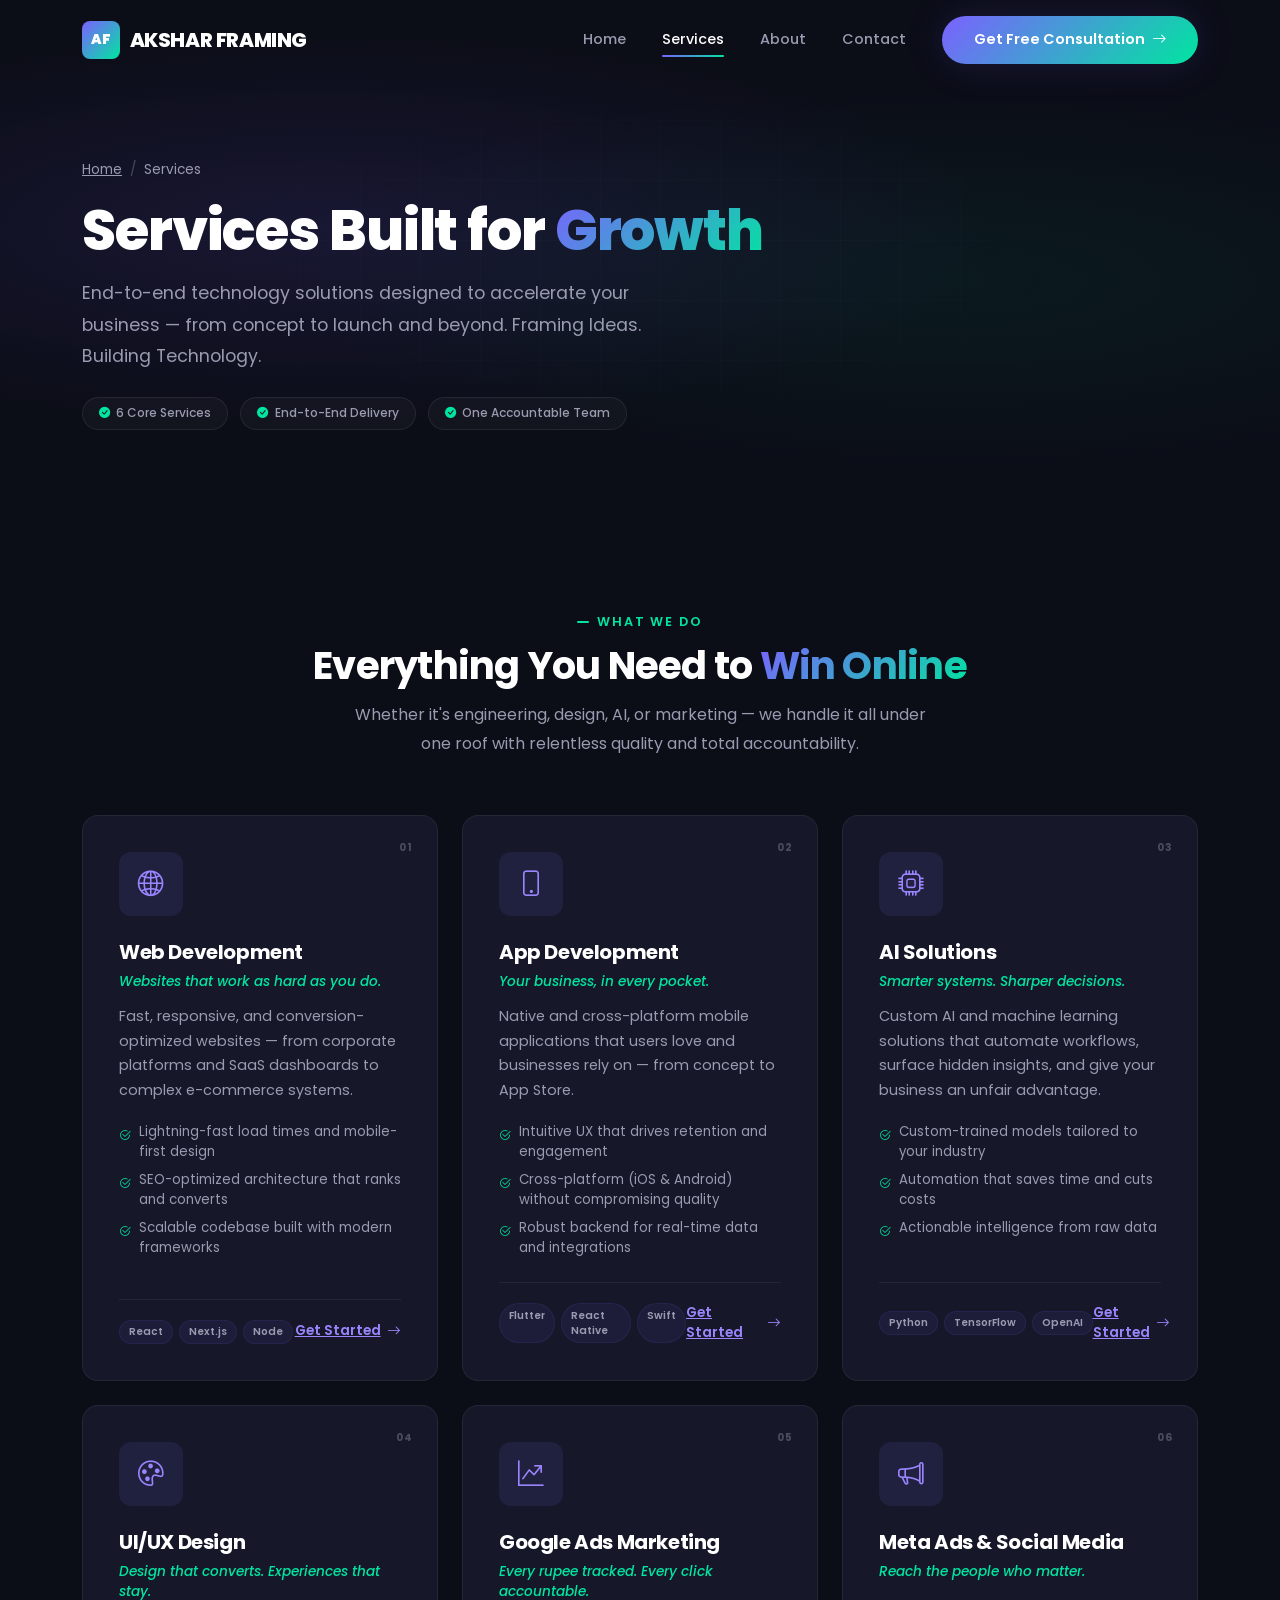
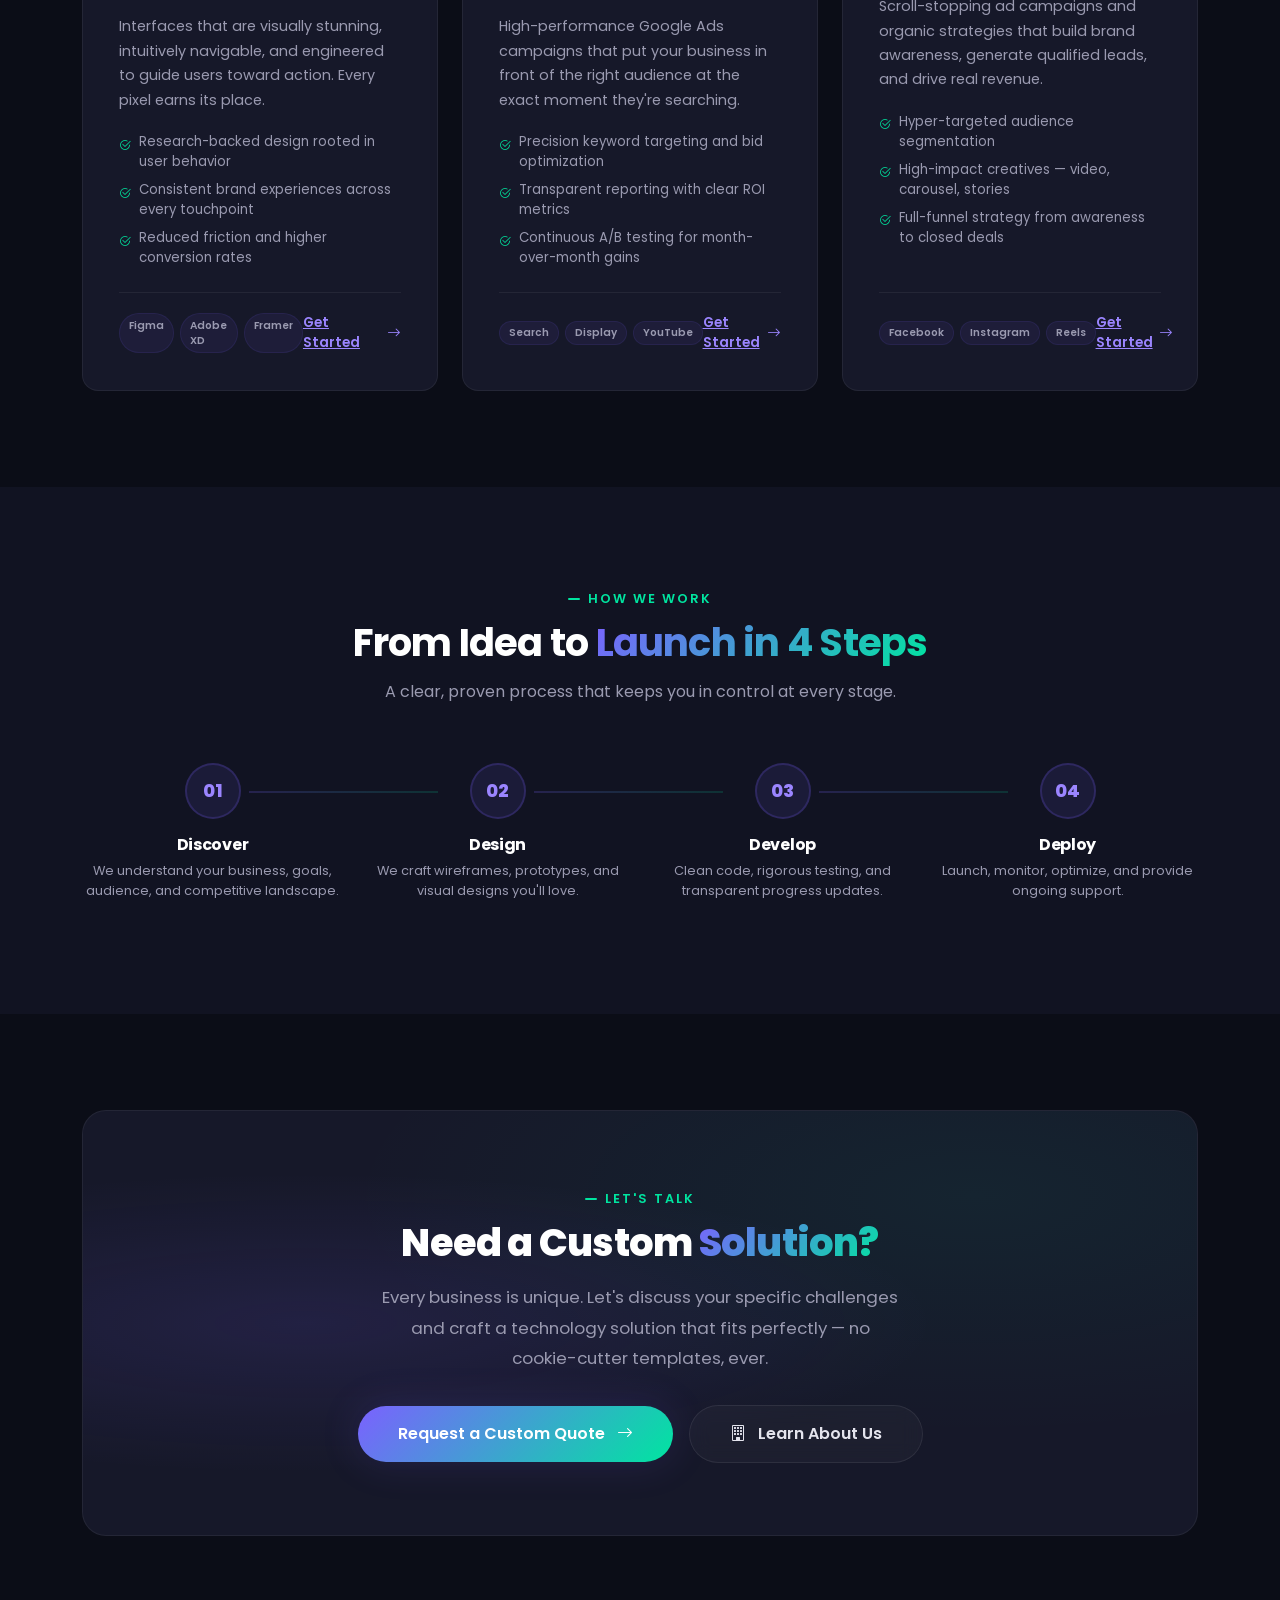
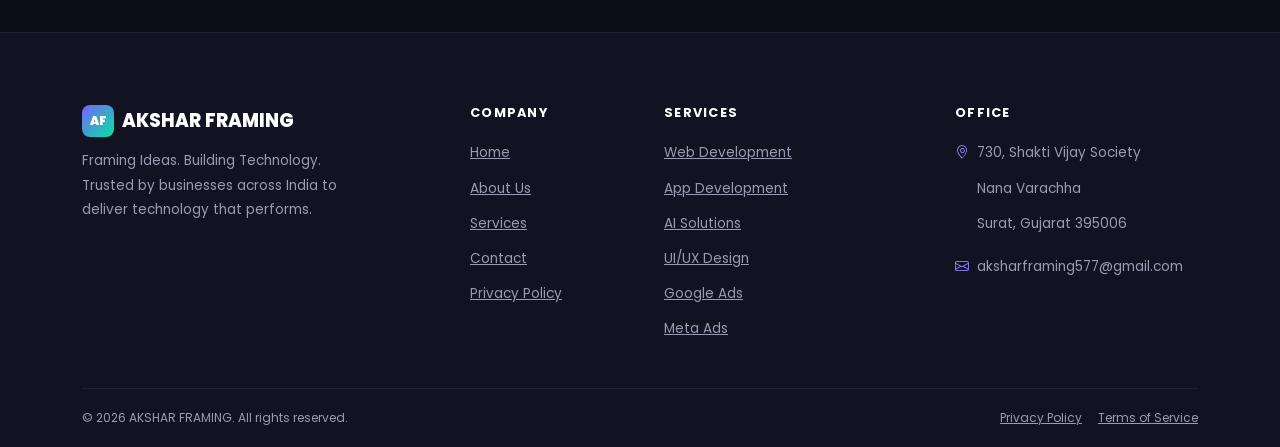
<file: services.html>
<!DOCTYPE html>
<html lang="en">
<head>
  <meta charset="UTF-8">
  <meta name="viewport" content="width=device-width, initial-scale=1.0">
  <meta name="description" content="AKSHAR FRAMING Services — Web Development, App Development, AI Solutions, UI/UX Design, Google Ads Marketing, and Meta Ads. Full-service technology partner in Surat, Gujarat.">
  <meta name="keywords" content="AKSHAR FRAMING services, web development Surat, app development Gujarat, AI solutions, UI UX design, Google Ads, Meta Ads marketing">
  <meta name="author" content="AKSHAR FRAMING">
  <meta name="robots" content="index, follow">

  <meta property="og:title" content="Our Services — AKSHAR FRAMING">
  <meta property="og:description" content="End-to-end technology solutions — Web Dev, App Dev, AI, UI/UX Design, Google Ads, and Meta Ads. Built for growth.">
  <meta property="og:type" content="website">

  <link rel="icon" type="image/svg+xml" href="data:image/svg+xml,<svg xmlns='http://www.w3.org/2000/svg' viewBox='0 0 100 100'><rect rx='20' width='100' height='100' fill='%237B61FF'/><text x='50' y='68' font-size='55' font-weight='900' fill='white' text-anchor='middle' font-family='sans-serif'>AF</text></svg>">

  <title>Our Services — AKSHAR FRAMING</title>

  <link href="https://cdn.jsdelivr.net/npm/bootstrap@5.3.3/dist/css/bootstrap.min.css" rel="stylesheet">
  <link href="https://cdn.jsdelivr.net/npm/bootstrap-icons@1.11.3/font/bootstrap-icons.min.css" rel="stylesheet">
  <link href="https://fonts.googleapis.com/css2?family=Poppins:wght@300;400;500;600;700;800;900&display=swap" rel="stylesheet">

  <style>
    /* ============================================
       DESIGN TOKENS
       ============================================ */
    :root {
      --af-primary:        #7B61FF;
      --af-primary-light:  #9B85FF;
      --af-primary-dark:   #5A3FE6;
      --af-accent:         #00E5A0;
      --af-accent-dark:    #00C98A;
      --af-bg:             #0B0D17;
      --af-bg-light:       #111322;
      --af-surface:        #161829;
      --af-surface-hover:  #1E2038;
      --af-border:         rgba(255, 255, 255, 0.06);
      --af-glass:          rgba(255, 255, 255, 0.03);
      --af-glass-border:   rgba(255, 255, 255, 0.08);
      --af-text:           #E4E4ED;
      --af-text-muted:     #9A9AB0;
      --af-text-heading:   #FFFFFF;
      --af-gradient:       linear-gradient(135deg, var(--af-primary), var(--af-accent));
      --af-shadow-glow:    0 0 40px rgba(123, 97, 255, 0.15);
      --af-radius:         0.75rem;
      --af-radius-lg:      1rem;
      --af-transition:     300ms ease;
    }

    /* ============================================
       BASE
       ============================================ */
    * { -webkit-font-smoothing: antialiased; -moz-osx-font-smoothing: grayscale; }
    ::selection { background: var(--af-primary); color: #fff; }
    html { scroll-behavior: smooth; scroll-padding-top: 80px; }

    body {
      font-family: 'Poppins', sans-serif;
      background-color: var(--af-bg);
      color: var(--af-text);
      overflow-x: hidden;
    }

    h1, h2, h3, h4, h5, h6 {
      color: var(--af-text-heading);
      font-weight: 700;
      letter-spacing: -0.02em;
    }

    a { transition: color var(--af-transition); }

    .text-gradient {
      background: var(--af-gradient);
      -webkit-background-clip: text;
      -webkit-text-fill-color: transparent;
      background-clip: text;
    }

    .section-label {
      display: inline-flex;
      align-items: center;
      gap: 0.5rem;
      font-size: 0.8rem;
      font-weight: 600;
      text-transform: uppercase;
      letter-spacing: 0.15em;
      color: var(--af-accent);
      margin-bottom: 0.75rem;
    }

    .section-label::before {
      content: '';
      width: 12px;
      height: 2px;
      background: var(--af-accent);
      border-radius: 999px;
    }


    /* ============================================
       NAVBAR
       ============================================ */
    .navbar {
      background: transparent;
      transition: all var(--af-transition);
      padding-block: 1rem;
    }

    .navbar.scrolled {
      background: rgba(11, 13, 23, 0.88) !important;
      backdrop-filter: blur(20px) saturate(180%);
      -webkit-backdrop-filter: blur(20px) saturate(180%);
      border-bottom: 1px solid var(--af-border);
      padding-block: 0.6rem;
      box-shadow: 0 4px 30px rgba(0, 0, 0, 0.3);
    }

    .navbar-brand {
      display: flex;
      align-items: center;
      gap: 0.6rem;
      font-weight: 800;
      font-size: 1.25rem;
      color: var(--af-text-heading) !important;
      letter-spacing: -0.02em;
    }

    .navbar-brand__icon {
      width: 38px;
      height: 38px;
      background: var(--af-gradient);
      border-radius: 0.5rem;
      display: flex;
      align-items: center;
      justify-content: center;
      font-weight: 900;
      font-size: 0.85rem;
      color: #fff;
    }

    .navbar-dark .navbar-nav .nav-link {
      color: var(--af-text-muted);
      font-size: 0.9rem;
      font-weight: 500;
      padding: 0.5rem 1rem;
      position: relative;
      transition: color var(--af-transition);
    }

    .navbar-dark .navbar-nav .nav-link::after {
      content: '';
      position: absolute;
      bottom: 2px;
      left: 1rem;
      right: 1rem;
      height: 2px;
      background: var(--af-gradient);
      border-radius: 999px;
      transform: scaleX(0);
      transition: transform var(--af-transition);
    }

    .navbar-dark .navbar-nav .nav-link:hover,
    .navbar-dark .navbar-nav .nav-link.active { color: var(--af-text-heading); }

    .navbar-dark .navbar-nav .nav-link:hover::after,
    .navbar-dark .navbar-nav .nav-link.active::after { transform: scaleX(1); }

    .navbar-toggler { border: 1px solid var(--af-glass-border); padding: 0.4rem 0.6rem; }
    .navbar-toggler:focus { box-shadow: 0 0 0 3px rgba(123, 97, 255, 0.2); }
    .navbar-toggler-icon { filter: invert(1); }

    .navbar .offcanvas { background: var(--af-surface); border-left: 1px solid var(--af-border); }
    .navbar .offcanvas .offcanvas-header { border-bottom: 1px solid var(--af-border); }
    .navbar .offcanvas .btn-close { filter: invert(1); }


    /* ============================================
       BUTTONS
       ============================================ */
    .btn-af-primary {
      background: var(--af-gradient);
      color: #fff;
      border: none;
      border-radius: 999px;
      padding: 0.8rem 2rem;
      font-weight: 600;
      font-size: 0.9rem;
      box-shadow: var(--af-shadow-glow);
      transition: all var(--af-transition);
      position: relative;
      overflow: hidden;
    }

    .btn-af-primary::before {
      content: '';
      position: absolute;
      inset: 0;
      background: linear-gradient(135deg, rgba(255,255,255,0.15), transparent);
      opacity: 0;
      transition: opacity var(--af-transition);
    }

    .btn-af-primary:hover {
      transform: translateY(-3px);
      box-shadow: 0 0 60px rgba(123, 97, 255, 0.35);
      color: #fff;
    }

    .btn-af-primary:hover::before { opacity: 1; }
    .btn-af-primary:active { transform: translateY(-1px); }

    .btn-af-outline {
      background: var(--af-glass);
      color: var(--af-text);
      border: 1.5px solid var(--af-glass-border);
      border-radius: 999px;
      padding: 0.8rem 2rem;
      font-weight: 600;
      font-size: 0.9rem;
      backdrop-filter: blur(10px);
      transition: all var(--af-transition);
    }

    .btn-af-outline:hover {
      border-color: var(--af-primary-light);
      color: var(--af-primary-light);
      background: rgba(123, 97, 255, 0.08);
      transform: translateY(-3px);
    }

    .btn-af-lg { padding: 1rem 2.5rem; font-size: 1rem; }

    .btn-af-sm {
      padding: 0.55rem 1.4rem;
      font-size: 0.8rem;
      border-radius: 999px;
      font-weight: 600;
      transition: all var(--af-transition);
    }

    .btn-card {
      display: inline-flex;
      align-items: center;
      gap: 0.4rem;
      color: var(--af-primary-light);
      font-size: 0.85rem;
      font-weight: 600;
      background: none;
      border: none;
      padding: 0;
      cursor: pointer;
      transition: all 200ms ease;
    }

    .btn-card:hover { color: var(--af-accent); gap: 0.65rem; }


    /* ============================================
       PAGE HEADER
       ============================================ */
    .page-header {
      padding-top: 10rem;
      padding-bottom: 5rem;
      position: relative;
      overflow: hidden;
    }

    .page-header__bg {
      position: absolute;
      inset: 0;
      background:
        radial-gradient(ellipse at 25% 45%, rgba(123, 97, 255, 0.12) 0%, transparent 50%),
        radial-gradient(ellipse at 75% 55%, rgba(0, 229, 160, 0.06) 0%, transparent 50%);
      z-index: 0;
    }

    .page-header__grid {
      position: absolute;
      inset: 0;
      background-image:
        linear-gradient(rgba(255,255,255,0.015) 1px, transparent 1px),
        linear-gradient(90deg, rgba(255,255,255,0.015) 1px, transparent 1px);
      background-size: 60px 60px;
      mask-image: radial-gradient(ellipse at center, black 20%, transparent 70%);
      -webkit-mask-image: radial-gradient(ellipse at center, black 20%, transparent 70%);
    }

    .page-header__content { position: relative; z-index: 1; }

    .page-header__breadcrumb {
      display: flex;
      align-items: center;
      gap: 0.5rem;
      font-size: 0.85rem;
      color: var(--af-text-muted);
      margin-bottom: 1.25rem;
    }

    .page-header__breadcrumb a { color: var(--af-text-muted); }
    .page-header__breadcrumb a:hover { color: var(--af-primary-light); }
    .page-header__breadcrumb .sep { opacity: 0.4; }

    .page-header__title {
      font-size: clamp(2.2rem, 5vw, 3.5rem);
      font-weight: 800;
      line-height: 1.1;
      margin-bottom: 1rem;
      animation: fadeInUp 0.6s ease both;
    }

    .page-header__desc {
      font-size: 1.1rem;
      color: var(--af-text-muted);
      max-width: 600px;
      line-height: 1.8;
      animation: fadeInUp 0.6s ease 0.1s both;
    }

    /* Count badges in header */
    .page-header__badges {
      display: flex;
      gap: 0.75rem;
      flex-wrap: wrap;
      margin-top: 1.5rem;
      animation: fadeInUp 0.6s ease 0.2s both;
    }

    .page-header__badge {
      display: inline-flex;
      align-items: center;
      gap: 0.4rem;
      background: var(--af-glass);
      border: 1px solid var(--af-glass-border);
      backdrop-filter: blur(10px);
      padding: 0.4rem 1rem;
      border-radius: 999px;
      font-size: 0.75rem;
      font-weight: 500;
      color: var(--af-text-muted);
    }

    .page-header__badge i { color: var(--af-accent); font-size: 0.7rem; }


    /* ============================================
       SERVICES GRID
       ============================================ */
    .services-section {
      padding-block: 6rem;
    }

    .service-card {
      background: var(--af-surface);
      border: 1px solid var(--af-border);
      border-radius: var(--af-radius-lg);
      padding: 2.25rem;
      height: 100%;
      transition: all var(--af-transition);
      position: relative;
      overflow: hidden;
      display: flex;
      flex-direction: column;
    }

    .service-card::before {
      content: '';
      position: absolute;
      top: 0;
      left: 0;
      right: 0;
      height: 3px;
      background: var(--af-gradient);
      transform: scaleX(0);
      transform-origin: left;
      transition: transform 0.4s cubic-bezier(0.16, 1, 0.3, 1);
    }

    /* Ambient glow on hover */
    .service-card::after {
      content: '';
      position: absolute;
      top: -50%;
      right: -50%;
      width: 200%;
      height: 200%;
      background: radial-gradient(circle at center, rgba(123, 97, 255, 0.04), transparent 60%);
      opacity: 0;
      transition: opacity var(--af-transition);
      pointer-events: none;
    }

    .service-card:hover {
      transform: translateY(-8px);
      border-color: rgba(123, 97, 255, 0.2);
      box-shadow:
        0 0 40px rgba(123, 97, 255, 0.12),
        0 20px 60px rgba(0, 0, 0, 0.3);
      background: var(--af-surface-hover);
    }

    .service-card:hover::before { transform: scaleX(1); }
    .service-card:hover::after { opacity: 1; }

    /* Card number badge */
    .service-card__number {
      position: absolute;
      top: 1.5rem;
      right: 1.5rem;
      font-size: 0.65rem;
      font-weight: 700;
      text-transform: uppercase;
      letter-spacing: 0.1em;
      color: var(--af-text-muted);
      opacity: 0.4;
      z-index: 1;
    }

    .service-card__icon {
      width: 64px;
      height: 64px;
      background: rgba(123, 97, 255, 0.1);
      border-radius: var(--af-radius);
      display: flex;
      align-items: center;
      justify-content: center;
      font-size: 1.6rem;
      color: var(--af-primary-light);
      margin-bottom: 1.5rem;
      transition: all var(--af-transition);
      position: relative;
      z-index: 1;
    }

    .service-card:hover .service-card__icon {
      background: rgba(123, 97, 255, 0.18);
      transform: scale(1.08);
      box-shadow: 0 0 30px rgba(123, 97, 255, 0.15);
    }

    .service-card__title {
      font-size: 1.25rem;
      font-weight: 700;
      margin-bottom: 0.5rem;
      position: relative;
      z-index: 1;
    }

    .service-card__tagline {
      font-size: 0.85rem;
      font-weight: 500;
      color: var(--af-accent);
      font-style: italic;
      margin-bottom: 0.75rem;
      position: relative;
      z-index: 1;
    }

    .service-card__desc {
      font-size: 0.9rem;
      color: var(--af-text-muted);
      line-height: 1.7;
      margin-bottom: 1.25rem;
      position: relative;
      z-index: 1;
    }

    .service-card__benefits {
      display: flex;
      flex-direction: column;
      gap: 0.5rem;
      margin-bottom: 1.5rem;
      position: relative;
      z-index: 1;
      flex-grow: 1;
    }

    .service-card__benefit {
      display: flex;
      align-items: flex-start;
      gap: 0.5rem;
      font-size: 0.83rem;
      color: var(--af-text-muted);
    }

    .service-card__benefit .bi {
      color: var(--af-accent);
      font-size: 0.75rem;
      margin-top: 4px;
      flex-shrink: 0;
    }

    .service-card__footer {
      position: relative;
      z-index: 1;
      padding-top: 1.25rem;
      border-top: 1px solid var(--af-border);
      display: flex;
      align-items: center;
      justify-content: space-between;
    }

    .service-card__tech {
      display: flex;
      gap: 0.4rem;
    }

    .service-card__tech-tag {
      font-size: 0.65rem;
      font-weight: 600;
      padding: 0.2rem 0.55rem;
      border-radius: 999px;
      background: rgba(123, 97, 255, 0.08);
      color: var(--af-text-muted);
      border: 1px solid rgba(123, 97, 255, 0.1);
    }


    /* ============================================
       PROCESS SECTION
       ============================================ */
    .process-section {
      padding-block: 6rem;
      background: var(--af-bg-light);
    }

    .process-step {
      text-align: center;
      position: relative;
    }

    .process-step__number {
      width: 56px;
      height: 56px;
      background: rgba(123, 97, 255, 0.1);
      border: 2px solid rgba(123, 97, 255, 0.2);
      border-radius: 50%;
      display: flex;
      align-items: center;
      justify-content: center;
      font-size: 1.1rem;
      font-weight: 800;
      color: var(--af-primary-light);
      margin: 0 auto 1rem;
      transition: all var(--af-transition);
    }

    .process-step:hover .process-step__number {
      background: var(--af-primary);
      border-color: var(--af-primary);
      color: #fff;
      transform: scale(1.1);
      box-shadow: var(--af-shadow-glow);
    }

    .process-step__title {
      font-size: 1rem;
      font-weight: 700;
      margin-bottom: 0.4rem;
    }

    .process-step__desc {
      font-size: 0.8rem;
      color: var(--af-text-muted);
      line-height: 1.6;
    }

    /* Connector line between steps */
    .process-connector {
      position: absolute;
      top: 28px;
      left: calc(50% + 36px);
      right: calc(-50% + 36px);
      height: 2px;
      background: linear-gradient(90deg, rgba(123, 97, 255, 0.2), rgba(0, 229, 160, 0.15));
      z-index: 0;
    }

    @media (max-width: 767.98px) {
      .process-connector { display: none; }
    }


    /* ============================================
       CTA SECTION
       ============================================ */
    .cta-section {
      padding-block: 6rem;
    }

    .cta-card {
      background: var(--af-surface);
      border: 1px solid var(--af-border);
      border-radius: 1.5rem;
      padding: 4.5rem 3rem;
      text-align: center;
      position: relative;
      overflow: hidden;
    }

    .cta-card::before {
      content: '';
      position: absolute;
      inset: 0;
      background:
        radial-gradient(ellipse at 20% 50%, rgba(123, 97, 255, 0.12) 0%, transparent 50%),
        radial-gradient(ellipse at 80% 20%, rgba(0, 229, 160, 0.06) 0%, transparent 50%);
    }

    .cta-card__content { position: relative; z-index: 1; }

    .cta-card__title {
      font-size: clamp(1.6rem, 3vw, 2.5rem);
      font-weight: 800;
      margin-bottom: 1rem;
    }

    .cta-card__text {
      font-size: 1.05rem;
      color: var(--af-text-muted);
      max-width: 520px;
      margin-inline: auto;
      margin-bottom: 2rem;
      line-height: 1.8;
    }

    .cta-card__actions {
      display: flex;
      align-items: center;
      justify-content: center;
      gap: 1rem;
      flex-wrap: wrap;
    }


    /* ============================================
       FOOTER
       ============================================ */
    .footer {
      background: var(--af-bg-light);
      border-top: 1px solid var(--af-border);
      padding-top: 4.5rem;
    }

    .footer__brand-name {
      display: flex;
      align-items: center;
      gap: 0.5rem;
      font-size: 1.15rem;
      font-weight: 800;
      color: var(--af-text-heading);
      margin-bottom: 0.75rem;
    }

    .footer__desc {
      font-size: 0.85rem;
      color: var(--af-text-muted);
      line-height: 1.8;
      max-width: 280px;
      margin-bottom: 1.25rem;
    }

    .footer__social { display: flex; gap: 0.5rem; }

    .footer__social-link {
      width: 40px;
      height: 40px;
      border: 1px solid var(--af-border);
      border-radius: 0.5rem;
      display: flex;
      align-items: center;
      justify-content: center;
      color: var(--af-text-muted);
      font-size: 1rem;
      transition: all 200ms ease;
    }

    .footer__social-link:hover {
      border-color: var(--af-primary);
      color: var(--af-primary-light);
      background: rgba(123, 97, 255, 0.08);
    }

    .footer__title {
      font-size: 0.8rem;
      font-weight: 700;
      color: var(--af-text-heading);
      text-transform: uppercase;
      letter-spacing: 0.1em;
      margin-bottom: 1.25rem;
    }

    .footer__links {
      list-style: none;
      padding: 0;
      margin: 0;
      display: flex;
      flex-direction: column;
      gap: 0.7rem;
    }

    .footer__links li a,
    .footer__links li span {
      font-size: 0.85rem;
      color: var(--af-text-muted);
      transition: all 200ms ease;
    }

    .footer__links li a:hover { color: var(--af-text-heading); padding-left: 4px; }

    .footer__bottom {
      border-top: 1px solid var(--af-border);
      padding: 1.25rem 0;
      margin-top: 3rem;
    }

    .footer__copyright { font-size: 0.75rem; color: var(--af-text-muted); }
    .footer__bottom-link { font-size: 0.75rem; color: var(--af-text-muted); transition: color 200ms ease; }
    .footer__bottom-link:hover { color: var(--af-text); }


    /* ============================================
       BACK TO TOP
       ============================================ */
    .back-to-top {
      position: fixed;
      bottom: 1.5rem;
      right: 1.5rem;
      width: 44px;
      height: 44px;
      background: var(--af-surface);
      border: 1px solid var(--af-border);
      border-radius: 0.5rem;
      display: flex;
      align-items: center;
      justify-content: center;
      color: var(--af-text);
      font-size: 1.1rem;
      z-index: 900;
      opacity: 0;
      visibility: hidden;
      transform: translateY(10px);
      transition: all var(--af-transition);
      cursor: pointer;
    }

    .back-to-top.visible { opacity: 1; visibility: visible; transform: translateY(0); }
    .back-to-top:hover { background: var(--af-primary); border-color: var(--af-primary); color: #fff; }


    /* ============================================
       SCROLL REVEAL
       ============================================ */
    .reveal {
      opacity: 0;
      transform: translateY(30px);
      transition: all 0.7s cubic-bezier(0.16, 1, 0.3, 1);
    }

    .reveal.visible { opacity: 1; transform: translateY(0); }

    .stagger-reveal > * {
      opacity: 0;
      transform: translateY(24px);
      transition: all 0.6s cubic-bezier(0.16, 1, 0.3, 1);
    }

    .stagger-reveal.visible > *:nth-child(1) { transition-delay: 0ms; }
    .stagger-reveal.visible > *:nth-child(2) { transition-delay: 100ms; }
    .stagger-reveal.visible > *:nth-child(3) { transition-delay: 200ms; }
    .stagger-reveal.visible > *:nth-child(4) { transition-delay: 300ms; }
    .stagger-reveal.visible > *:nth-child(5) { transition-delay: 400ms; }
    .stagger-reveal.visible > *:nth-child(6) { transition-delay: 500ms; }

    .stagger-reveal.visible > * { opacity: 1; transform: translateY(0); }

    .stagger-reveal-h > * {
      opacity: 0;
      transform: translateY(20px);
      transition: all 0.5s cubic-bezier(0.16, 1, 0.3, 1);
    }
    .stagger-reveal-h.visible > *:nth-child(1) { transition-delay: 0ms; }
    .stagger-reveal-h.visible > *:nth-child(2) { transition-delay: 80ms; }
    .stagger-reveal-h.visible > *:nth-child(3) { transition-delay: 160ms; }
    .stagger-reveal-h.visible > *:nth-child(4) { transition-delay: 240ms; }
    .stagger-reveal-h.visible > * { opacity: 1; transform: translateY(0); }


    /* ============================================
       KEYFRAMES
       ============================================ */
    @keyframes fadeInUp {
      from { opacity: 0; transform: translateY(28px); }
      to   { opacity: 1; transform: translateY(0); }
    }


    /* ============================================
       GLOBAL OVERFLOW FIX
       ============================================ */
    html, body { overflow-x: hidden; max-width: 100vw; }

    /* ============================================
       RESPONSIVE — TABLET (≤992px)
       ============================================ */
    @media (max-width: 991.98px) {
      .page-header { padding-top: 8rem; padding-bottom: 3.5rem; }
      .cta-card { padding: 3rem 1.5rem; }
      .navbar .btn-af-primary { padding: 0.6rem 1.5rem; font-size: 0.85rem; }
      .services-section { padding-block: 4rem; }
      .process-section { padding-block: 4rem; }
    }

    /* ============================================
       RESPONSIVE — MOBILE (≤768px)
       ============================================ */
    @media (max-width: 767.98px) {
      .page-header { padding-top: 7rem; padding-bottom: 3rem; }
      .page-header__title { font-size: 1.85rem; }
      .page-header__desc { font-size: 0.95rem; }
      .page-header__badges { gap: 0.5rem; }
      .page-header__badge { font-size: 0.68rem; padding: 0.3rem 0.75rem; }
      .service-card { padding: 1.75rem; }
      .service-card__icon { width: 52px; height: 52px; font-size: 1.3rem; }
      .service-card__title { font-size: 1.1rem; }
      .service-card__tagline { font-size: 0.8rem; }
      .service-card__desc { font-size: 0.85rem; }
      .service-card__benefit { font-size: 0.8rem; }
      .service-card__tech { flex-wrap: wrap; gap: 0.3rem; }
      .service-card__footer { flex-direction: column; align-items: flex-start; gap: 0.75rem; }
      .process-step__number { width: 48px; height: 48px; font-size: 1rem; }
      .process-step__title { font-size: 0.9rem; }
      .process-step__desc { font-size: 0.75rem; }
      .process-connector { display: none; }
      .cta-card { padding: 2.5rem 1.25rem; }
      .cta-card__title { font-size: 1.4rem; }
      .cta-card__actions { flex-direction: column; }
      .cta-card__actions .btn-af-primary,
      .cta-card__actions .btn-af-outline { width: 100%; text-align: center; justify-content: center; }
      .footer { padding-top: 3rem; }
      .footer__bottom .d-flex { flex-direction: column; gap: 0.5rem; text-align: center; }
      .section-label { font-size: 0.7rem; }
      .navbar-brand { font-size: 1.05rem; }
      .navbar-brand__icon { width: 32px; height: 32px; font-size: 0.75rem; }
    }

    /* ============================================
       RESPONSIVE — EXTRA SMALL (≤480px)
       ============================================ */
    @media (max-width: 480px) {
      .page-header { padding-top: 6.5rem; padding-bottom: 2.5rem; }
      .page-header__title { font-size: 1.6rem; }
      .page-header__badges { flex-direction: column; }
      .service-card { padding: 1.5rem; }
      .service-card__number { top: 1rem; right: 1rem; }
      .service-card__icon { width: 48px; height: 48px; font-size: 1.2rem; margin-bottom: 1rem; }
      .btn-af-primary, .btn-af-outline { padding: 0.7rem 1.5rem; font-size: 0.85rem; }
      .btn-af-lg { padding: 0.85rem 2rem; font-size: 0.9rem; }
      .cta-card { padding: 2rem 1rem; border-radius: 1rem; }
      .cta-card__title { font-size: 1.25rem; }
      .footer__brand-name { font-size: 1rem; }
    }
  </style>
</head>
<body>

  <!-- ===== NAVBAR ===== -->
  <nav class="navbar navbar-dark navbar-expand-lg fixed-top" id="mainNav">
    <div class="container">
      <a class="navbar-brand" href="index.html">
        <span class="navbar-brand__icon">AF</span>
        AKSHAR FRAMING
      </a>
      <button class="navbar-toggler" type="button" data-bs-toggle="offcanvas" data-bs-target="#navbarOffcanvas" aria-controls="navbarOffcanvas" aria-label="Toggle navigation">
        <span class="navbar-toggler-icon"></span>
      </button>
      <div class="offcanvas offcanvas-end" tabindex="-1" id="navbarOffcanvas">
        <div class="offcanvas-header">
          <h5 class="offcanvas-title" style="color: var(--af-text-heading); font-weight: 700;">
            <span class="navbar-brand__icon me-2" style="display:inline-flex;">AF</span> AKSHAR FRAMING
          </h5>
          <button type="button" class="btn-close" data-bs-dismiss="offcanvas" aria-label="Close"></button>
        </div>
        <div class="offcanvas-body">
          <ul class="navbar-nav ms-auto align-items-lg-center gap-lg-1">
            <li class="nav-item"><a class="nav-link" href="index.html">Home</a></li>
            <li class="nav-item"><a class="nav-link active" href="services.html">Services</a></li>
            <li class="nav-item"><a class="nav-link" href="about.html">About</a></li>
            <li class="nav-item"><a class="nav-link" href="contact.html">Contact</a></li>
            <li class="nav-item ms-lg-3">
              <a class="btn btn-af-primary" href="contact.html">Get Free Consultation <i class="bi bi-arrow-right ms-1"></i></a>
            </li>
          </ul>
        </div>
      </div>
    </div>
  </nav>


  <!-- ===== PAGE HEADER ===== -->
  <section class="page-header">
    <div class="page-header__bg"><div class="page-header__grid"></div></div>
    <div class="container page-header__content">
      <div class="page-header__breadcrumb">
        <a href="index.html">Home</a>
        <span class="sep">/</span>
        <span>Services</span>
      </div>
      <h1 class="page-header__title">
        Services Built for <span class="text-gradient">Growth</span>
      </h1>
      <p class="page-header__desc">
        End-to-end technology solutions designed to accelerate your business — from concept to launch and beyond. Framing Ideas. Building Technology.
      </p>
      <div class="page-header__badges">
        <span class="page-header__badge"><i class="bi bi-check-circle-fill"></i> 6 Core Services</span>
        <span class="page-header__badge"><i class="bi bi-check-circle-fill"></i> End-to-End Delivery</span>
        <span class="page-header__badge"><i class="bi bi-check-circle-fill"></i> One Accountable Team</span>
      </div>
    </div>
  </section>


  <!-- ===== SERVICES GRID ===== -->
  <section class="services-section" id="all-services">
    <div class="container">
      <div class="text-center reveal" style="margin-bottom: 3.5rem;">
        <span class="section-label">What We Do</span>
        <h2 style="font-size: clamp(1.8rem, 3vw, 2.5rem); margin-bottom: 0.75rem;">
          Everything You Need to <span class="text-gradient">Win Online</span>
        </h2>
        <p style="color: var(--af-text-muted); max-width: 580px; margin-inline: auto; font-size: 1rem; line-height: 1.8;">
          Whether it's engineering, design, AI, or marketing — we handle it all under one roof with relentless quality and total accountability.
        </p>
      </div>

      <div class="row g-4 stagger-reveal">

        <!-- 01: Web Development -->
        <div class="col-lg-4 col-md-6">
          <div class="service-card">
            <span class="service-card__number">01</span>
            <div class="service-card__icon"><i class="bi bi-globe2"></i></div>
            <h3 class="service-card__title">Web Development</h3>
            <p class="service-card__tagline">Websites that work as hard as you do.</p>
            <p class="service-card__desc">Fast, responsive, and conversion-optimized websites — from corporate platforms and SaaS dashboards to complex e-commerce systems.</p>
            <div class="service-card__benefits">
              <div class="service-card__benefit"><i class="bi bi-check2-circle"></i><span>Lightning-fast load times and mobile-first design</span></div>
              <div class="service-card__benefit"><i class="bi bi-check2-circle"></i><span>SEO-optimized architecture that ranks and converts</span></div>
              <div class="service-card__benefit"><i class="bi bi-check2-circle"></i><span>Scalable codebase built with modern frameworks</span></div>
            </div>
            <div class="service-card__footer">
              <div class="service-card__tech">
                <span class="service-card__tech-tag">React</span>
                <span class="service-card__tech-tag">Next.js</span>
                <span class="service-card__tech-tag">Node</span>
              </div>
              <a href="contact.html" class="btn-card">Get Started <i class="bi bi-arrow-right"></i></a>
            </div>
          </div>
        </div>

        <!-- 02: App Development -->
        <div class="col-lg-4 col-md-6">
          <div class="service-card">
            <span class="service-card__number">02</span>
            <div class="service-card__icon"><i class="bi bi-phone"></i></div>
            <h3 class="service-card__title">App Development</h3>
            <p class="service-card__tagline">Your business, in every pocket.</p>
            <p class="service-card__desc">Native and cross-platform mobile applications that users love and businesses rely on — from concept to App Store.</p>
            <div class="service-card__benefits">
              <div class="service-card__benefit"><i class="bi bi-check2-circle"></i><span>Intuitive UX that drives retention and engagement</span></div>
              <div class="service-card__benefit"><i class="bi bi-check2-circle"></i><span>Cross-platform (iOS & Android) without compromising quality</span></div>
              <div class="service-card__benefit"><i class="bi bi-check2-circle"></i><span>Robust backend for real-time data and integrations</span></div>
            </div>
            <div class="service-card__footer">
              <div class="service-card__tech">
                <span class="service-card__tech-tag">Flutter</span>
                <span class="service-card__tech-tag">React Native</span>
                <span class="service-card__tech-tag">Swift</span>
              </div>
              <a href="contact.html" class="btn-card">Get Started <i class="bi bi-arrow-right"></i></a>
            </div>
          </div>
        </div>

        <!-- 03: AI Solutions -->
        <div class="col-lg-4 col-md-6">
          <div class="service-card">
            <span class="service-card__number">03</span>
            <div class="service-card__icon"><i class="bi bi-cpu"></i></div>
            <h3 class="service-card__title">AI Solutions</h3>
            <p class="service-card__tagline">Smarter systems. Sharper decisions.</p>
            <p class="service-card__desc">Custom AI and machine learning solutions that automate workflows, surface hidden insights, and give your business an unfair advantage.</p>
            <div class="service-card__benefits">
              <div class="service-card__benefit"><i class="bi bi-check2-circle"></i><span>Custom-trained models tailored to your industry</span></div>
              <div class="service-card__benefit"><i class="bi bi-check2-circle"></i><span>Automation that saves time and cuts costs</span></div>
              <div class="service-card__benefit"><i class="bi bi-check2-circle"></i><span>Actionable intelligence from raw data</span></div>
            </div>
            <div class="service-card__footer">
              <div class="service-card__tech">
                <span class="service-card__tech-tag">Python</span>
                <span class="service-card__tech-tag">TensorFlow</span>
                <span class="service-card__tech-tag">OpenAI</span>
              </div>
              <a href="contact.html" class="btn-card">Get Started <i class="bi bi-arrow-right"></i></a>
            </div>
          </div>
        </div>

        <!-- 04: UI/UX Design -->
        <div class="col-lg-4 col-md-6">
          <div class="service-card">
            <span class="service-card__number">04</span>
            <div class="service-card__icon"><i class="bi bi-palette"></i></div>
            <h3 class="service-card__title">UI/UX Design</h3>
            <p class="service-card__tagline">Design that converts. Experiences that stay.</p>
            <p class="service-card__desc">Interfaces that are visually stunning, intuitively navigable, and engineered to guide users toward action. Every pixel earns its place.</p>
            <div class="service-card__benefits">
              <div class="service-card__benefit"><i class="bi bi-check2-circle"></i><span>Research-backed design rooted in user behavior</span></div>
              <div class="service-card__benefit"><i class="bi bi-check2-circle"></i><span>Consistent brand experiences across every touchpoint</span></div>
              <div class="service-card__benefit"><i class="bi bi-check2-circle"></i><span>Reduced friction and higher conversion rates</span></div>
            </div>
            <div class="service-card__footer">
              <div class="service-card__tech">
                <span class="service-card__tech-tag">Figma</span>
                <span class="service-card__tech-tag">Adobe XD</span>
                <span class="service-card__tech-tag">Framer</span>
              </div>
              <a href="contact.html" class="btn-card">Get Started <i class="bi bi-arrow-right"></i></a>
            </div>
          </div>
        </div>

        <!-- 05: Google Ads Marketing -->
        <div class="col-lg-4 col-md-6">
          <div class="service-card">
            <span class="service-card__number">05</span>
            <div class="service-card__icon"><i class="bi bi-graph-up-arrow"></i></div>
            <h3 class="service-card__title">Google Ads Marketing</h3>
            <p class="service-card__tagline">Every rupee tracked. Every click accountable.</p>
            <p class="service-card__desc">High-performance Google Ads campaigns that put your business in front of the right audience at the exact moment they're searching.</p>
            <div class="service-card__benefits">
              <div class="service-card__benefit"><i class="bi bi-check2-circle"></i><span>Precision keyword targeting and bid optimization</span></div>
              <div class="service-card__benefit"><i class="bi bi-check2-circle"></i><span>Transparent reporting with clear ROI metrics</span></div>
              <div class="service-card__benefit"><i class="bi bi-check2-circle"></i><span>Continuous A/B testing for month-over-month gains</span></div>
            </div>
            <div class="service-card__footer">
              <div class="service-card__tech">
                <span class="service-card__tech-tag">Search</span>
                <span class="service-card__tech-tag">Display</span>
                <span class="service-card__tech-tag">YouTube</span>
              </div>
              <a href="contact.html" class="btn-card">Get Started <i class="bi bi-arrow-right"></i></a>
            </div>
          </div>
        </div>

        <!-- 06: Meta Ads & Social Media -->
        <div class="col-lg-4 col-md-6">
          <div class="service-card">
            <span class="service-card__number">06</span>
            <div class="service-card__icon"><i class="bi bi-megaphone"></i></div>
            <h3 class="service-card__title">Meta Ads & Social Media</h3>
            <p class="service-card__tagline">Reach the people who matter.</p>
            <p class="service-card__desc">Scroll-stopping ad campaigns and organic strategies that build brand awareness, generate qualified leads, and drive real revenue.</p>
            <div class="service-card__benefits">
              <div class="service-card__benefit"><i class="bi bi-check2-circle"></i><span>Hyper-targeted audience segmentation</span></div>
              <div class="service-card__benefit"><i class="bi bi-check2-circle"></i><span>High-impact creatives — video, carousel, stories</span></div>
              <div class="service-card__benefit"><i class="bi bi-check2-circle"></i><span>Full-funnel strategy from awareness to closed deals</span></div>
            </div>
            <div class="service-card__footer">
              <div class="service-card__tech">
                <span class="service-card__tech-tag">Facebook</span>
                <span class="service-card__tech-tag">Instagram</span>
                <span class="service-card__tech-tag">Reels</span>
              </div>
              <a href="contact.html" class="btn-card">Get Started <i class="bi bi-arrow-right"></i></a>
            </div>
          </div>
        </div>

      </div>
    </div>
  </section>


  <!-- ===== HOW WE WORK ===== -->
  <section class="process-section">
    <div class="container">
      <div class="text-center reveal" style="margin-bottom: 3.5rem;">
        <span class="section-label">How We Work</span>
        <h2 style="font-size: clamp(1.8rem, 3vw, 2.5rem); margin-bottom: 0.75rem;">
          From Idea to <span class="text-gradient">Launch in 4 Steps</span>
        </h2>
        <p style="color: var(--af-text-muted); max-width: 520px; margin-inline: auto; font-size: 1rem; line-height: 1.8;">
          A clear, proven process that keeps you in control at every stage.
        </p>
      </div>

      <div class="row g-4 stagger-reveal-h">
        <div class="col-md-3 col-6">
          <div class="process-step">
            <div class="process-connector d-none d-md-block"></div>
            <div class="process-step__number">01</div>
            <h4 class="process-step__title">Discover</h4>
            <p class="process-step__desc">We understand your business, goals, audience, and competitive landscape.</p>
          </div>
        </div>
        <div class="col-md-3 col-6">
          <div class="process-step">
            <div class="process-connector d-none d-md-block"></div>
            <div class="process-step__number">02</div>
            <h4 class="process-step__title">Design</h4>
            <p class="process-step__desc">We craft wireframes, prototypes, and visual designs you'll love.</p>
          </div>
        </div>
        <div class="col-md-3 col-6">
          <div class="process-step">
            <div class="process-connector d-none d-md-block"></div>
            <div class="process-step__number">03</div>
            <h4 class="process-step__title">Develop</h4>
            <p class="process-step__desc">Clean code, rigorous testing, and transparent progress updates.</p>
          </div>
        </div>
        <div class="col-md-3 col-6">
          <div class="process-step">
            <div class="process-step__number">04</div>
            <h4 class="process-step__title">Deploy</h4>
            <p class="process-step__desc">Launch, monitor, optimize, and provide ongoing support.</p>
          </div>
        </div>
      </div>
    </div>
  </section>


  <!-- ===== CTA SECTION ===== -->
  <section class="cta-section">
    <div class="container">
      <div class="cta-card reveal">
        <div class="cta-card__content">
          <span class="section-label" style="justify-content: center;">Let's Talk</span>
          <h2 class="cta-card__title">
            Need a Custom <span class="text-gradient">Solution?</span>
          </h2>
          <p class="cta-card__text">
            Every business is unique. Let's discuss your specific challenges and craft a technology solution that fits perfectly — no cookie-cutter templates, ever.
          </p>
          <div class="cta-card__actions">
            <a href="contact.html" class="btn btn-af-primary btn-af-lg">
              Request a Custom Quote <i class="bi bi-arrow-right ms-2"></i>
            </a>
            <a href="about.html" class="btn btn-af-outline btn-af-lg">
              <i class="bi bi-building me-2"></i> Learn About Us
            </a>
          </div>
        </div>
      </div>
    </div>
  </section>


  <!-- ===== FOOTER ===== -->
  <footer class="footer">
    <div class="container">
      <div class="row g-4 g-lg-5">
        <div class="col-lg-4 col-md-6">
          <div class="footer__brand-name">
            <span class="navbar-brand__icon" style="width:32px;height:32px;font-size:0.75rem;">AF</span>
            AKSHAR FRAMING
          </div>
          <p class="footer__desc">Framing Ideas. Building Technology. Trusted by businesses across India to deliver technology that performs.</p>

        </div>
        <div class="col-lg-2 col-md-6 col-6">
          <h5 class="footer__title">Company</h5>
          <ul class="footer__links">
            <li><a href="index.html">Home</a></li>
            <li><a href="about.html">About Us</a></li>
            <li><a href="services.html">Services</a></li>
            <li><a href="contact.html">Contact</a></li>
            <li><a href="privacy.html">Privacy Policy</a></li>
          </ul>
        </div>
        <div class="col-lg-3 col-md-6 col-6">
          <h5 class="footer__title">Services</h5>
          <ul class="footer__links">
            <li><a href="#all-services">Web Development</a></li>
            <li><a href="#all-services">App Development</a></li>
            <li><a href="#all-services">AI Solutions</a></li>
            <li><a href="#all-services">UI/UX Design</a></li>
            <li><a href="#all-services">Google Ads</a></li>
            <li><a href="#all-services">Meta Ads</a></li>
          </ul>
        </div>
        <div class="col-lg-3 col-md-6">
          <h5 class="footer__title">Office</h5>
          <ul class="footer__links">
            <li><span><i class="bi bi-geo-alt me-2" style="color: var(--af-primary-light);"></i>730, Shakti Vijay Society</span></li>
            <li><span style="padding-left: 1.4rem;">Nana Varachha</span></li>
            <li><span style="padding-left: 1.4rem;">Surat, Gujarat 395006</span></li>
            <li style="margin-top: 0.5rem;"><span><i class="bi bi-envelope me-2" style="color: var(--af-primary-light);"></i>aksharframing577@gmail.com</span></li>
          </ul>
        </div>
      </div>
      <div class="footer__bottom">
        <div class="d-flex flex-wrap justify-content-between align-items-center gap-2">
          <p class="footer__copyright mb-0">© 2026 AKSHAR FRAMING. All rights reserved.</p>
          <div class="d-flex gap-3">
            <a href="privacy.html" class="footer__bottom-link">Privacy Policy</a>
            <a href="#" class="footer__bottom-link">Terms of Service</a>
          </div>
        </div>
      </div>
    </div>
  </footer>


  <!-- Back to Top -->
  <button class="back-to-top" id="backToTop" aria-label="Back to top"><i class="bi bi-chevron-up"></i></button>


  <!-- Bootstrap JS -->
  <script src="https://cdn.jsdelivr.net/npm/bootstrap@5.3.3/dist/js/bootstrap.bundle.min.js"></script>

  <script>
    document.addEventListener('DOMContentLoaded', () => {

      /* Navbar scroll */
      const navbar = document.getElementById('mainNav');
      const onScroll = () => navbar.classList.toggle('scrolled', window.scrollY > 60);
      window.addEventListener('scroll', onScroll, { passive: true });
      onScroll();

      /* Offcanvas close */
      const oc = document.getElementById('navbarOffcanvas');
      const bsOC = oc ? bootstrap.Offcanvas.getOrCreateInstance(oc) : null;
      document.querySelectorAll('#navbarOffcanvas .nav-link').forEach(l => {
        l.addEventListener('click', () => { if (bsOC && window.innerWidth < 992) bsOC.hide(); });
      });

      /* Scroll reveal */
      const revealEls = document.querySelectorAll('.reveal, .stagger-reveal, .stagger-reveal-h');
      const obs = new IntersectionObserver(entries => {
        entries.forEach(e => { if (e.isIntersecting) { e.target.classList.add('visible'); obs.unobserve(e.target); } });
      }, { threshold: 0.1, rootMargin: '0px 0px -40px 0px' });
      revealEls.forEach(el => obs.observe(el));

      /* Back to top */
      const btn = document.getElementById('backToTop');
      window.addEventListener('scroll', () => btn.classList.toggle('visible', window.scrollY > 400), { passive: true });
      btn.addEventListener('click', () => window.scrollTo({ top: 0, behavior: 'smooth' }));

    });
  </script>

</body>
</html>
</file>
